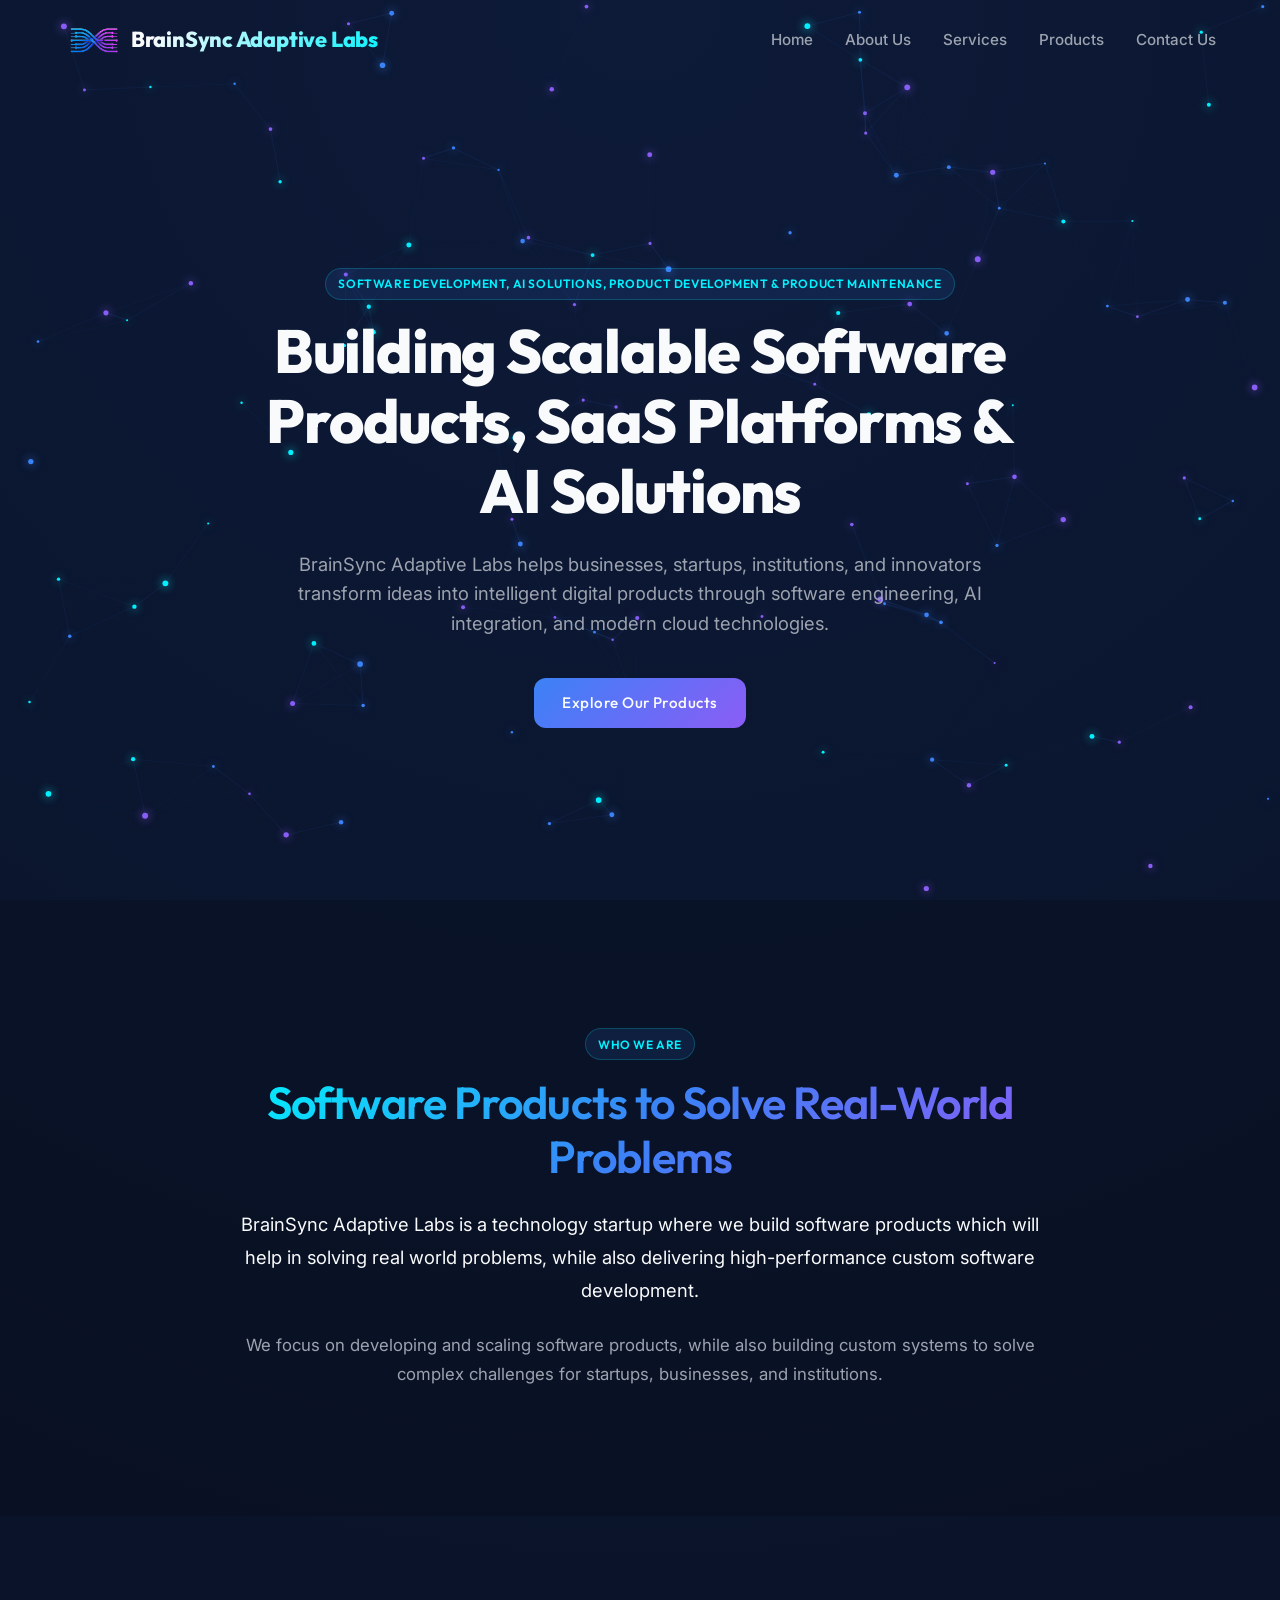
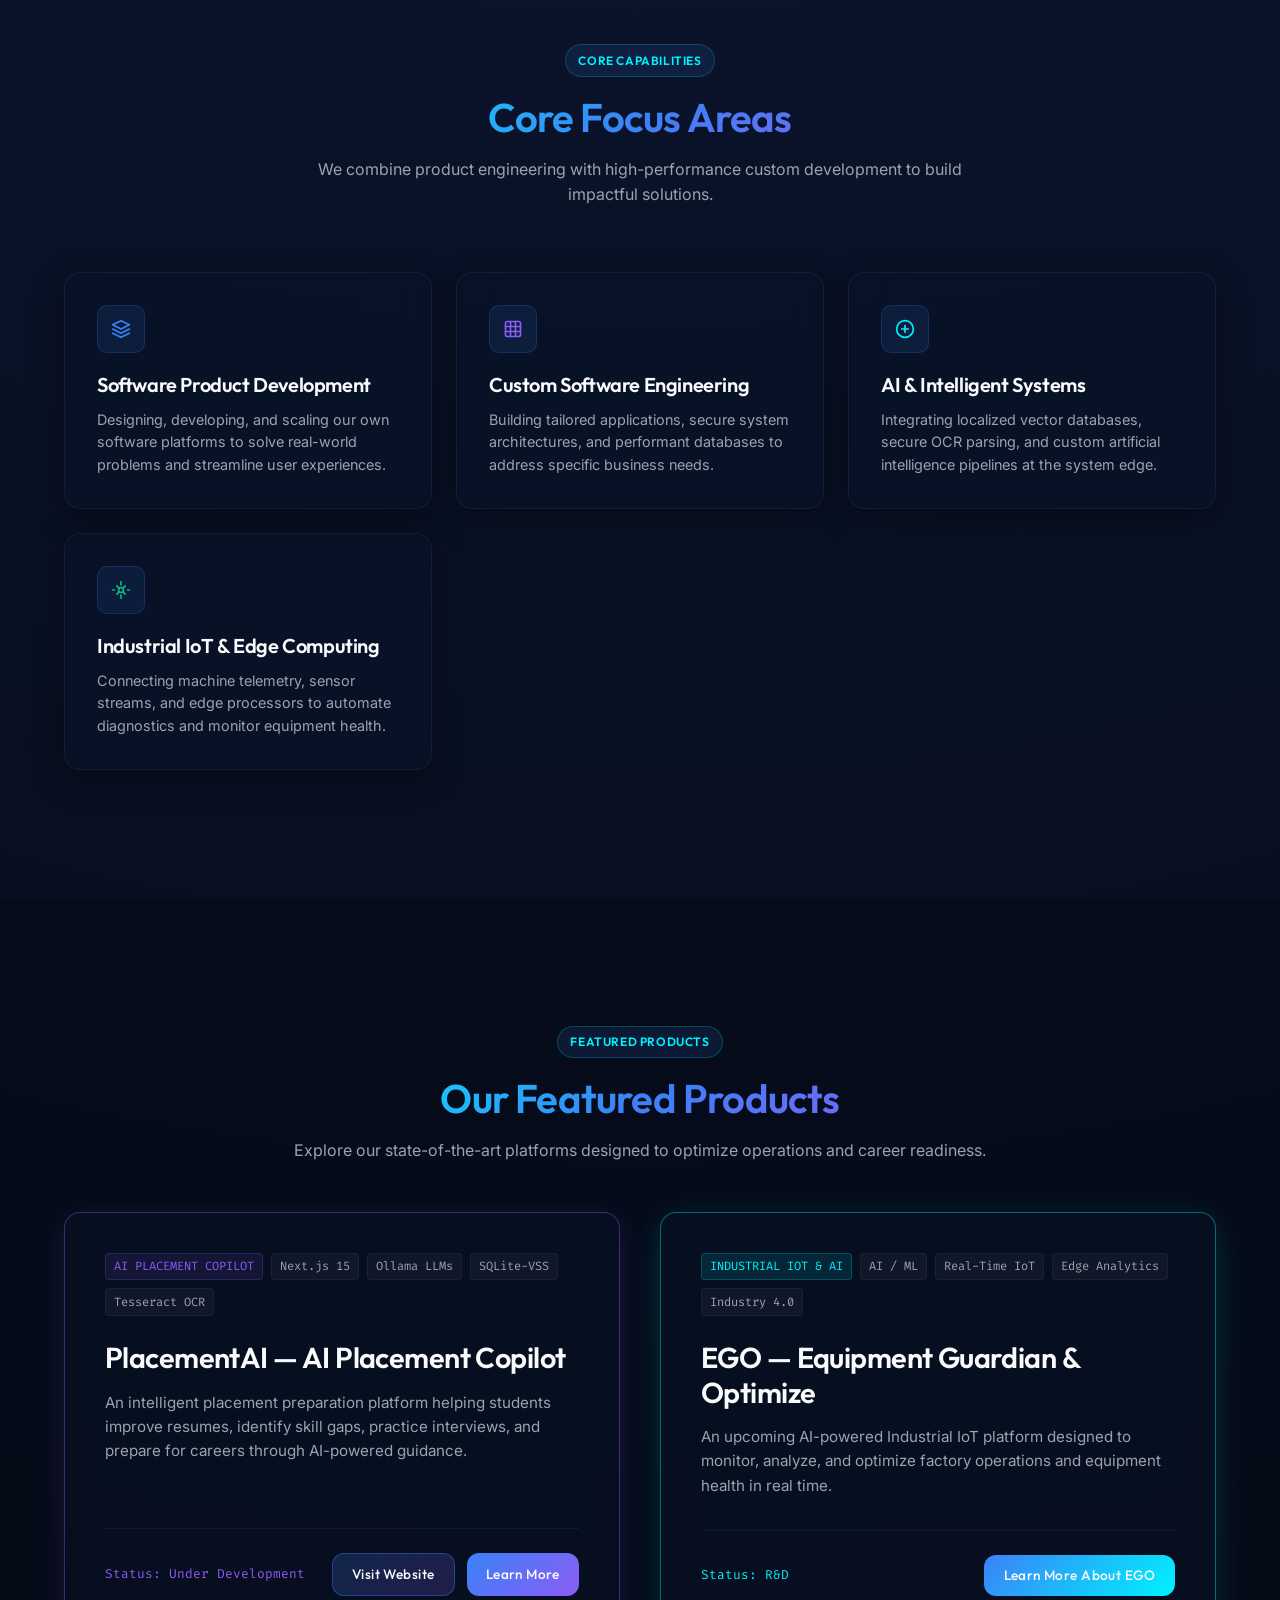
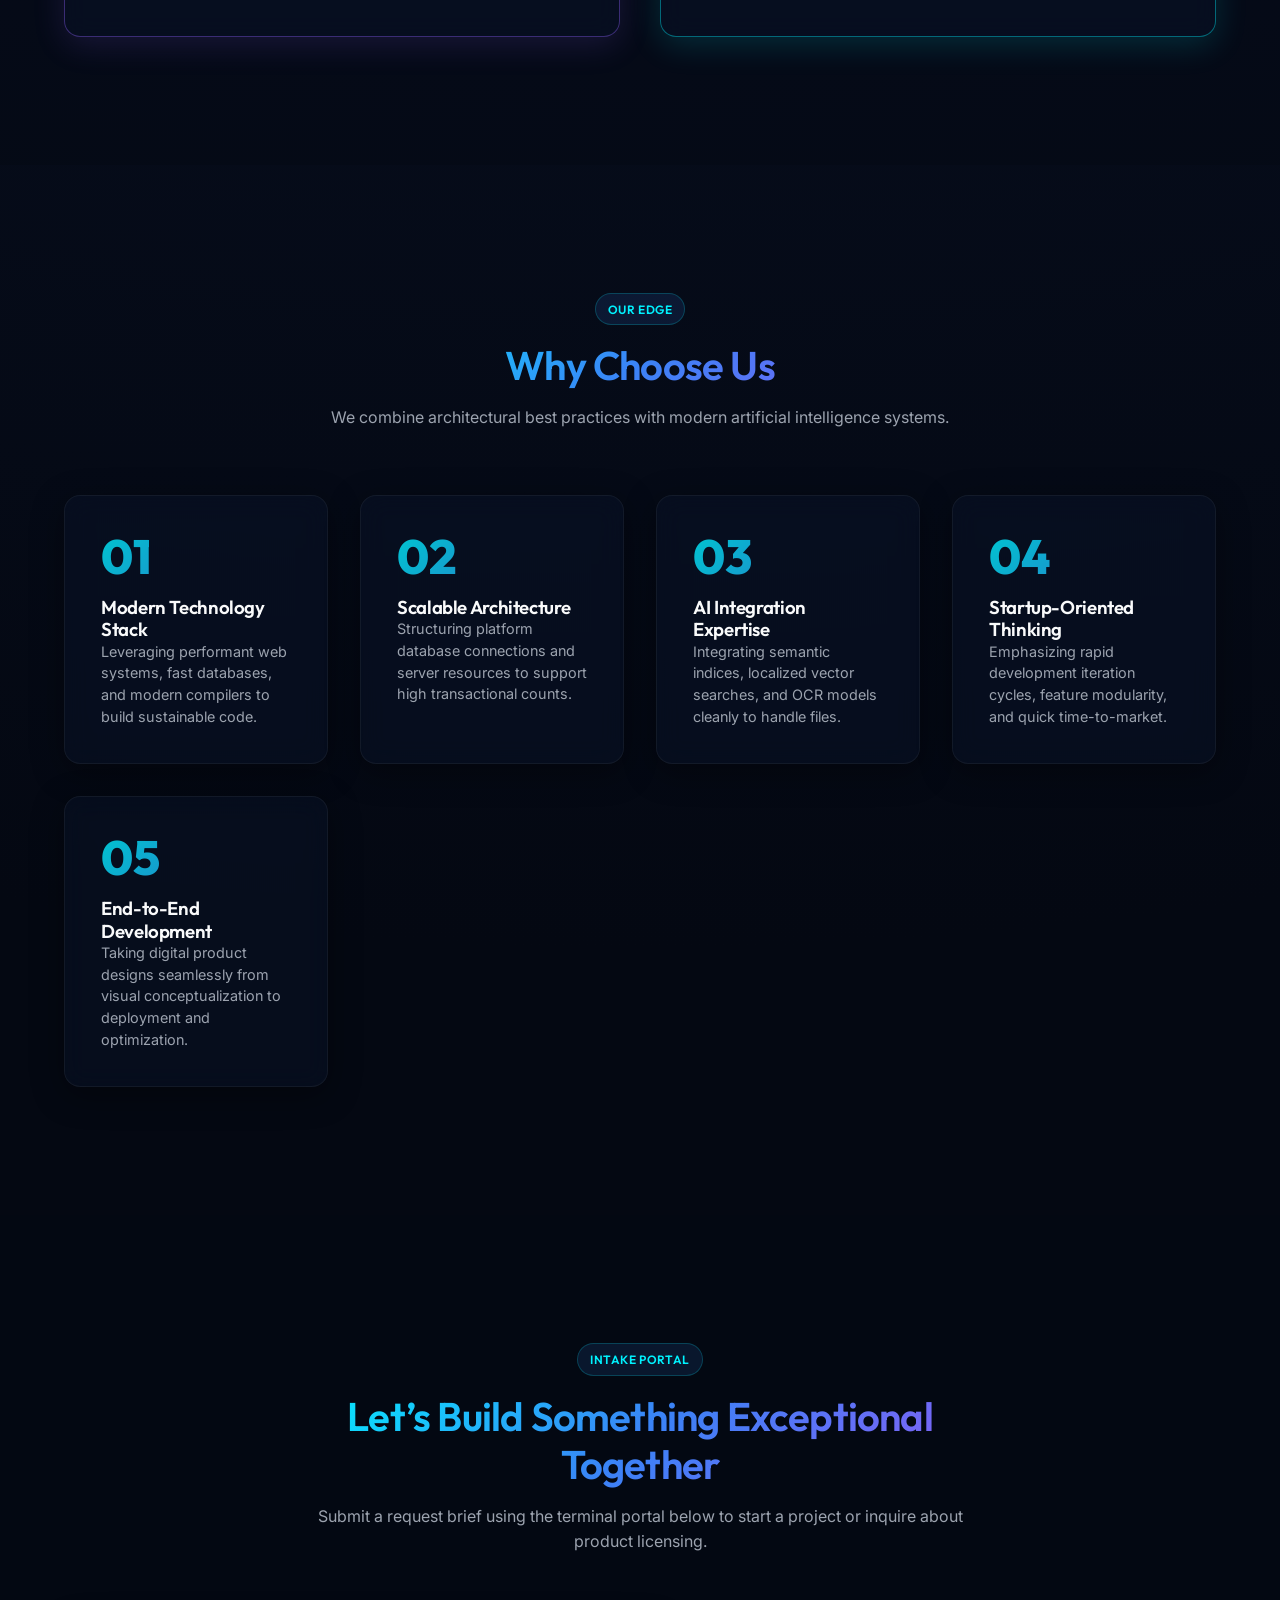
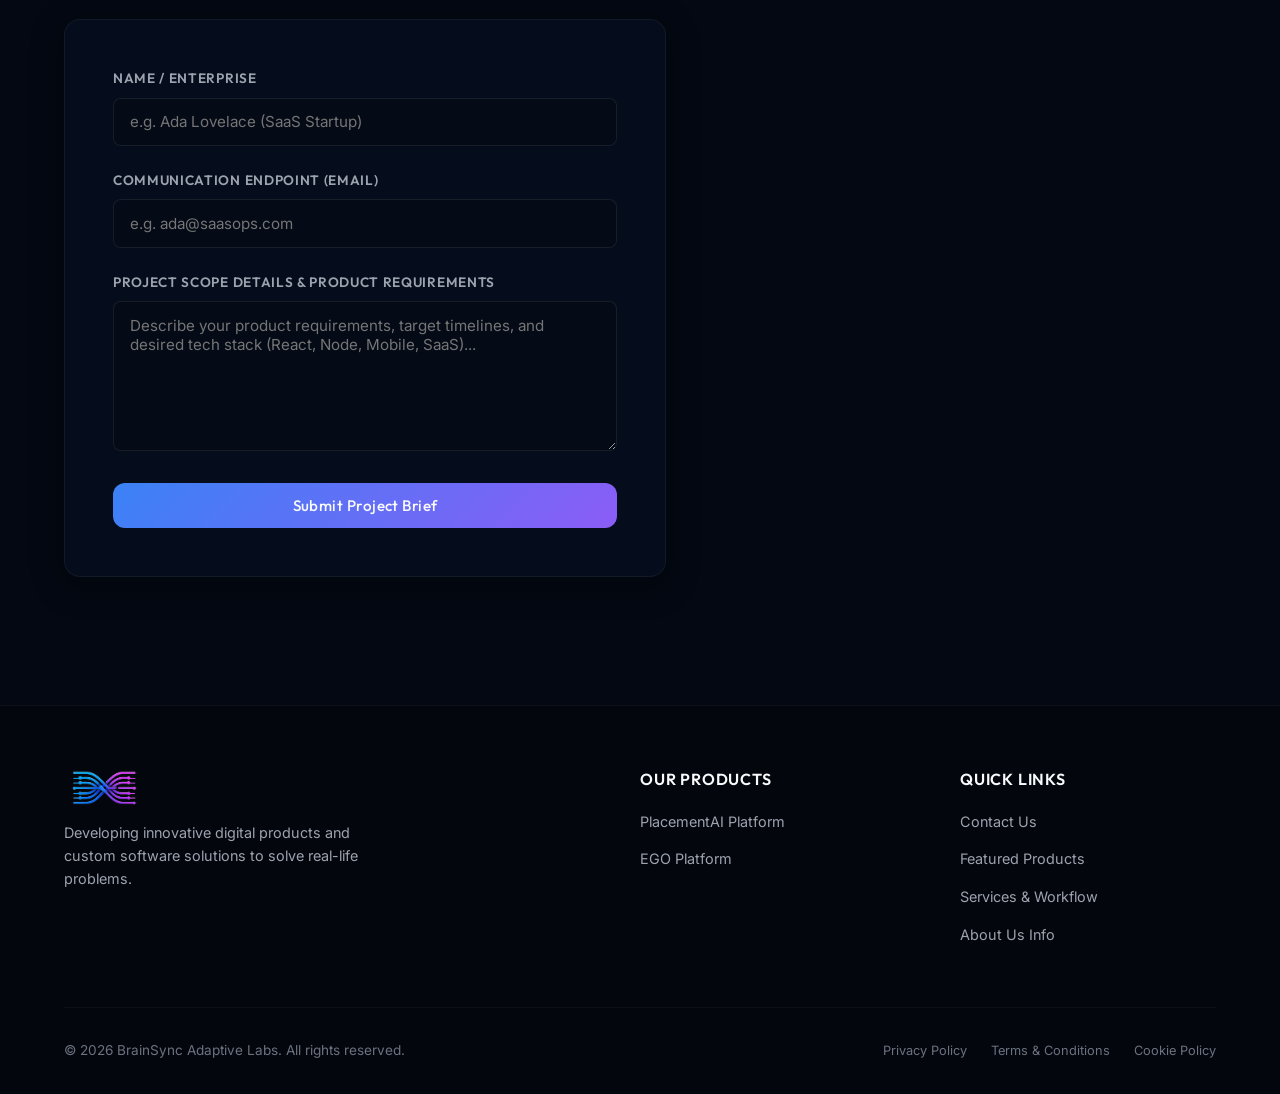
<file: index.html>
<!DOCTYPE html>
<html lang="en">

<head>
  <meta charset="UTF-8">
  <meta name="viewport" content="width=device-width, initial-scale=1.0">
  <title>BrainSync Adaptive Labs</title>

  <!-- SEO Meta Tags -->
  <meta name="description"
    content="BrainSync Adaptive Labs helps businesses, startups, institutions, and innovators transform ideas into intelligent digital products.">
  <meta name="keywords"
    content="BrainSync, Software Development, SaaS Development, AI Integration, Cloud Applications, Web Platforms, Product Engineering, PlacementAI">
  <meta name="author" content="BrainSync Adaptive Labs">

  <!-- Open Graph / Facebook -->
  <meta property="og:type" content="website">
  <meta property="og:title" content="BrainSync Adaptive Labs | Building Scalable Software & AI Solutions">
  <meta property="og:description"
    content="Transforming ideas into intelligent digital products through software engineering and modern cloud technologies.">
  <meta property="og:image" content="assets/logo-design.png">

  <!-- Twitter -->
  <meta property="twitter:card" content="summary_large_image">
  <meta property="twitter:title" content="BrainSync Adaptive Labs | Software Development & AI Product Engineering">
  <meta property="twitter:description"
    content="SaaS Platforms, AI Automation Systems, and custom enterprise software development.">

  <!-- Fonts Preconnect -->
  <link rel="preconnect" href="https://fonts.googleapis.com">
  <link rel="preconnect" href="https://fonts.gstatic.com" crossorigin>

  <!-- Favicon -->
  <link rel="icon" type="image/png" href="assets/favicon.png">

  <!-- Stylesheets -->
  <link rel="stylesheet" href="css/styles.css">
  <link rel="stylesheet" href="css/components.css">
</head>

<body>

  <!-- Header Navigation -->
  <header id="main-header">
    <div class="container nav-container">
      <a href="index.html" class="logo" id="header-logo">
        <img src="assets/logo-design.png" alt="BrainSync Logo" style="height: 26px; margin-right: 0.5rem;">
        BrainSync Adaptive Labs
      </a>
      <nav>
        <ul class="nav-links">
          <li><a href="index.html" id="nav-link-home" class="active">Home</a></li>
          <li><a href="about.html" id="nav-link-about">About Us</a></li>
          <li><a href="services.html" id="nav-link-services">Services</a></li>
          <li><a href="products.html" id="nav-link-products">Products</a></li>
          <li><a href="contact.html" id="nav-link-contact">Contact Us</a></li>
        </ul>
      </nav>

    </div>
  </header>

  <!-- Main Content -->
  <main>

    <!-- Hero Section -->
    <section class="hero" id="hero-section">
      <canvas id="particles-canvas"></canvas>
      <div class="container hero-grid-container">
        <div class="hero-content">
          <div class="badge" id="hero-badge">Software Development, AI Solutions, Product Development & Product Maintenance</div>
          <h1 class="hero-title" id="hero-main-title">
            Building Scalable Software Products, SaaS Platforms & AI Solutions
          </h1>
          <p class="hero-desc" id="hero-description">
            BrainSync Adaptive Labs helps businesses, startups, institutions, and innovators transform ideas into
            intelligent digital products through software engineering, AI integration, and modern cloud technologies.
          </p>
          <div class="hero-actions" id="hero-button-group">
            <a href="products.html" class="glow-btn glow-btn-primary" id="hero-primary-cta">Explore Our Products</a>
          </div>
        </div>
    </section>

    <!-- Section: Who We Are -->
    <section class="section-padding" id="who-we-are" style="background: rgba(4, 8, 18, 0.25);">
      <div class="container">
        <div class="reveal" style="text-align: center; max-width: 800px; margin: 0 auto;" id="who-we-are-content">
          <div class="badge">Who We Are</div>
          <h2 class="gradient-text" style="font-size: 2.8rem; margin-bottom: 1.5rem;">Software Products to Solve Real-World Problems</h2>
          <p style="color: var(--text-primary); font-size: 1.15rem; line-height: 1.8; margin-bottom: 1.5rem;">
            BrainSync Adaptive Labs is a technology startup where we build software products which will help in solving real world problems, while also delivering high-performance custom software development.
          </p>
          <p style="color: var(--text-secondary); font-size: 1.05rem; line-height: 1.7;">
            We focus on developing and scaling software products, while also building custom systems to solve complex challenges for startups, businesses, and institutions.
          </p>
        </div>
      </div>
    </section>

    <!-- Section: What We Build -->
    <section class="section-padding" id="what-we-build">
      <div class="container">
        <div class="reveal" style="text-align: center; max-width: 700px; margin: 0 auto 4rem;"
          id="what-we-build-header">
          <div class="badge">Core Capabilities</div>
          <h2 class="gradient-text" style="font-size: 2.5rem; margin-bottom: 1rem;">Core Focus Areas</h2>
          <p style="color: var(--text-secondary);">
            We combine product engineering with high-performance custom development to build impactful solutions.
          </p>
        </div>

        <div class="services-grid reveal" id="what-we-build-grid">

          <!-- Software Product Development -->
          <div class="service-card glass">
            <div class="service-card-icon" style="color: var(--color-primary);">
              <svg width="20" height="20" viewBox="0 0 24 24" fill="none" stroke="currentColor" stroke-width="2"
                stroke-linecap="round" stroke-linejoin="round">
                <path d="M12 2L2 7l10 5 10-5-10-5zM2 17l10 5 10-5M2 12l10 5 10-5"></path>
              </svg>
            </div>
            <h3>Software Product Development</h3>
            <p>Designing, developing, and scaling our own software platforms to solve real-world problems and streamline user experiences.</p>
          </div>

          <!-- Custom Software Engineering -->
          <div class="service-card glass">
            <div class="service-card-icon" style="color: var(--color-secondary);">
              <svg width="20" height="20" viewBox="0 0 24 24" fill="none" stroke="currentColor" stroke-width="2"
                stroke-linecap="round" stroke-linejoin="round">
                <rect x="3" y="3" width="18" height="18" rx="2" ry="2"></rect>
                <line x1="9" y1="3" x2="9" y2="21"></line>
                <line x1="15" y1="3" x2="15" y2="21"></line>
                <line x1="3" y1="9" x2="21" y2="9"></line>
                <line x1="3" y1="15" x2="21" y2="15"></line>
              </svg>
            </div>
            <h3>Custom Software Engineering</h3>
            <p>Building tailored applications, secure system architectures, and performant databases to address specific business needs.</p>
          </div>

          <!-- AI & Intelligent Systems -->
          <div class="service-card glass">
            <div class="service-card-icon" style="color: var(--color-accent);">
              <svg width="20" height="20" viewBox="0 0 24 24" fill="none" stroke="currentColor" stroke-width="2"
                stroke-linecap="round" stroke-linejoin="round">
                <circle cx="12" cy="12" r="10"></circle>
                <path d="M8 12h8M12 8v8"></path>
              </svg>
            </div>
            <h3>AI & Intelligent Systems</h3>
            <p>Integrating localized vector databases, secure OCR parsing, and custom artificial intelligence pipelines at the system edge.</p>
          </div>

          <!-- Industrial IoT & AI -->
          <div class="service-card glass">
            <div class="service-card-icon" style="color: var(--color-success);">
              <svg width="20" height="20" viewBox="0 0 24 24" fill="none" stroke="currentColor" stroke-width="2"
                stroke-linecap="round" stroke-linejoin="round">
                <circle cx="12" cy="12" r="3"></circle>
                <path d="M12 2v4M12 18v4M4 12H2m20 0h-2M17 17l-3-3M7 7l3 3M17 7l-3 3M7 17l3-3"></path>
              </svg>
            </div>
            <h3>Industrial IoT & Edge Computing</h3>
            <p>Connecting machine telemetry, sensor streams, and edge processors to automate diagnostics and monitor equipment health.</p>
          </div>

        </div>
      </div>
    </section>

    <!-- Section: Featured Products -->
    <section class="section-padding" id="featured-product" style="background: rgba(4, 8, 18, 0.4);">
      <div class="container">
        <div class="reveal" style="text-align: center; max-width: 700px; margin: 0 auto 3rem;"
          id="featured-product-header">
          <div class="badge">Featured Products</div>
          <h2 class="gradient-text" style="font-size: 2.5rem; margin-bottom: 1rem;">Our Featured Products</h2>
          <p style="color: var(--text-secondary);">
            Explore our state-of-the-art platforms designed to optimize operations and career readiness.
          </p>
        </div>

        <div class="grid-cols-2 reveal">
          <!-- PlacementAI Card -->
          <div class="work-card glass"
            style="border-color: rgba(139, 92, 246, 0.4); box-shadow: 0 8px 32px 0 rgba(139, 92, 246, 0.15); display: flex; flex-direction: column; justify-content: space-between;">
            <div>
              <div class="work-tech-stack" style="margin-bottom: 1.5rem;">
                <span class="tech-badge"
                  style="background: rgba(139, 92, 246, 0.1); color: var(--color-secondary); border-color: rgba(139, 92, 246, 0.2);">AI PLACEMENT COPILOT</span>
                <span class="tech-badge">Next.js 15</span>
                <span class="tech-badge">Ollama LLMs</span>
                <span class="tech-badge">SQLite-VSS</span>
                <span class="tech-badge">Tesseract OCR</span>
              </div>
              <h3 style="font-size: 1.8rem; margin-bottom: 1rem;">PlacementAI — AI Placement Copilot</h3>
              <p style="color: var(--text-secondary); font-size: 0.95rem; line-height: 1.6; margin-bottom: 2rem;">
                An intelligent placement preparation platform helping students improve resumes, identify skill gaps,
                practice interviews, and prepare for careers through AI-powered guidance.
              </p>
            </div>
            <div
              style="display: flex; align-items: center; justify-content: space-between; flex-wrap: wrap; gap: 1rem; margin-top: auto; border-top: 1px solid rgba(255, 255, 255, 0.05); padding-top: 1.5rem;">
              <div style="font-family: var(--font-mono); font-size: 0.8rem; color: var(--color-secondary);">
                Status: Under Development
              </div>
              <div style="display: flex; gap: 0.75rem; flex-wrap: wrap;">
                <a href="https://www.placementai.in" target="_blank" rel="noopener noreferrer" class="glow-btn"
                  style="padding: 0.6rem 1.2rem; font-size: 0.85rem;">
                  Visit Website
                </a>
                <a href="products.html" class="glow-btn glow-btn-primary"
                  style="padding: 0.6rem 1.2rem; font-size: 0.85rem;">
                  Learn More
                </a>
              </div>
            </div>
          </div>

          <!-- EGO Card -->
          <div class="work-card glass"
            style="border-color: rgba(0, 242, 254, 0.4); box-shadow: 0 8px 32px 0 rgba(0, 242, 254, 0.15); display: flex; flex-direction: column; justify-content: space-between;">
            <div>
              <div class="work-tech-stack" style="margin-bottom: 1.5rem;">
                <span class="tech-badge"
                  style="background: rgba(0, 242, 254, 0.1); color: var(--color-accent); border-color: rgba(0, 242, 254, 0.2);">INDUSTRIAL IOT & AI</span>
                <span class="tech-badge">AI / ML</span>
                <span class="tech-badge">Real-Time IoT</span>
                <span class="tech-badge">Edge Analytics</span>
                <span class="tech-badge">Industry 4.0</span>
              </div>
              <h3 style="font-size: 1.8rem; margin-bottom: 1rem;">EGO — Equipment Guardian & Optimize</h3>
              <p style="color: var(--text-secondary); font-size: 0.95rem; line-height: 1.6; margin-bottom: 2rem;">
                An upcoming AI-powered Industrial IoT platform designed to monitor, analyze, and optimize factory operations and equipment health in real time.
              </p>
            </div>
            <div
              style="display: flex; align-items: center; justify-content: space-between; flex-wrap: wrap; gap: 1rem; margin-top: auto; border-top: 1px solid rgba(255, 255, 255, 0.05); padding-top: 1.5rem;">
              <div style="font-family: var(--font-mono); font-size: 0.8rem; color: var(--color-accent);">
                Status: R&D
              </div>
              <a href="products.html#ego-product-section" class="glow-btn glow-btn-primary"
                style="padding: 0.6rem 1.2rem; font-size: 0.85rem; background: linear-gradient(135deg, var(--color-primary) 0%, var(--color-accent) 100%); border: none;">
                Learn More About EGO
              </a>
            </div>
          </div>
        </div>
      </div>
    </section>

    <!-- Section: Why Choose Us -->
    <section class="section-padding" id="why-choose-us">
      <div class="container">
        <div class="reveal" style="text-align: center; max-width: 700px; margin: 0 auto 4rem;"
          id="why-choose-us-header">
          <div class="badge">Our Edge</div>
          <h2 class="gradient-text" style="font-size: 2.5rem; margin-bottom: 1rem;">Why Choose Us</h2>
          <p style="color: var(--text-secondary);">
            We combine architectural best practices with modern artificial intelligence systems.
          </p>
        </div>

        <div class="process-grid reveal" id="why-choose-us-grid">

          <div class="process-step-card glass">
            <div class="process-number">01</div>
            <h3>Modern Technology Stack</h3>
            <p style="color: var(--text-secondary); font-size: 0.9rem; line-height: 1.5;">
              Leveraging performant web systems, fast databases, and modern compilers to build sustainable code.
            </p>
          </div>

          <div class="process-step-card glass">
            <div class="process-number">02</div>
            <h3>Scalable Architecture</h3>
            <p style="color: var(--text-secondary); font-size: 0.9rem; line-height: 1.5;">
              Structuring platform database connections and server resources to support high transactional counts.
            </p>
          </div>

          <div class="process-step-card glass">
            <div class="process-number">03</div>
            <h3>AI Integration Expertise</h3>
            <p style="color: var(--text-secondary); font-size: 0.9rem; line-height: 1.5;">
              Integrating semantic indices, localized vector searches, and OCR models cleanly to handle files.
            </p>
          </div>

          <div class="process-step-card glass">
            <div class="process-number">04</div>
            <h3>Startup-Oriented Thinking</h3>
            <p style="color: var(--text-secondary); font-size: 0.9rem; line-height: 1.5;">
              Emphasizing rapid development iteration cycles, feature modularity, and quick time-to-market.
            </p>
          </div>

          <div class="process-step-card glass" id="why-us-5" style="grid-column: span 1; justify-self: center;">
            <div class="process-number">05</div>
            <h3>End-to-End Development</h3>
            <p style="color: var(--text-secondary); font-size: 0.9rem; line-height: 1.5;">
              Taking digital product designs seamlessly from visual conceptualization to deployment and optimization.
            </p>
          </div>

        </div>
      </div>
    </section>

    <!-- Final CTA & Intake Section -->
    <section class="section-padding" id="contact" style="background: rgba(4, 8, 18, 0.4);">
      <div class="container">

        <div class="reveal" style="text-align: center; max-width: 700px; margin: 0 auto 4rem;"
          id="contact-section-header">
          <div class="badge">Intake Portal</div>
          <h2 class="gradient-text" style="font-size: 2.5rem; margin-bottom: 1rem;">Let’s Build Something Exceptional
            Together</h2>
          <p style="color: var(--text-secondary);">
            Submit a request brief using the terminal portal below to start a project or inquire about product
            licensing.
          </p>
        </div>

        <div class="portal-grid reveal" id="contact-portal-grid">

          <!-- Request Form -->
          <div class="portal-form-container glass" id="contact-form-card">
            <form id="contact-form">
              <div class="form-group">
                <label for="form-name" class="form-label">Name / Enterprise</label>
                <input type="text" id="form-name" class="form-input" placeholder="e.g. Ada Lovelace (SaaS Startup)"
                  required>
              </div>
              <div class="form-group">
                <label for="form-email" class="form-label">Communication Endpoint (Email)</label>
                <input type="email" id="form-email" class="form-input" placeholder="e.g. ada@saasops.com" required>
              </div>
              <div class="form-group">
                <label for="form-message" class="form-label">Project Scope Details & Product Requirements</label>
                <textarea id="form-message" class="form-textarea"
                  placeholder="Describe your product requirements, target timelines, and desired tech stack (React, Node, Mobile, SaaS)..."
                  required></textarea>
              </div>
              <button type="submit" class="glow-btn glow-btn-primary" style="width: 100%;" id="form-submit">
                Submit Project Brief
              </button>
            </form>
          </div>

          <!-- Console Terminal 
          <div class="terminal-card" id="contact-terminal-card">
            <div class="terminal-header">
              <div class="terminal-dots">
                <div class="terminal-dot-btn red"></div>
                <div class="terminal-dot-btn yellow"></div>
                <div class="terminal-dot-btn green"></div>
              </div>
              <div class="terminal-title">BrainSync CLI - Telemetry Log</div>
              <div style="width: 38px;"></div>  visual balance spacer 
            </div>
            <div class="terminal-body" id="terminal-body">
              <div class="terminal-line">
                <span class="terminal-prompt">bs-labs$</span>
                <span class="terminal-text system">System active. Telemetry channels open on port 8080.</span>
              </div>
              <div class="terminal-line">
                <span class="terminal-prompt">bs-labs$</span>
                <span class="terminal-text system">Awaiting contact portal submission. Ready.</span>
              </div>
              <span class="terminal-cursor"></span>
            </div>
          </div>

        </div>

      </div>
      -->
    </section>

  </main>

  <!-- Footer Section -->
  <footer>
    <div class="container">
      <div class="footer-grid" id="footer-top-grid">
        <div class="footer-brand" id="footer-brand-info">
          <img src="assets/logo-design.png" alt="BrainSync Logo"
            style="height: 35px; border-radius: 4px; margin-bottom: 1rem; display: block;">
          <p>
            Developing innovative digital products and custom software solutions to solve real-life problems.
          </p>
        </div>
        <div class="footer-links" id="footer-nav-col">
          <h4>Our Products</h4>
          <ul>
            <li><a href="products.html">PlacementAI Platform</a></li>
            <li><a href="products.html#ego-product-section">EGO Platform</a></li>
          </ul>
        </div>
        <div class="footer-links" id="footer-legal-col">
          <h4>Quick Links</h4>
          <ul>
            <li><a href="contact.html">Contact Us</a></li>
            <li><a href="index.html#featured-product">Featured Products</a></li>
            <li><a href="services.html">Services & Workflow</a></li>
            <li><a href="about.html">About Us Info</a></li>
          </ul>
        </div>
      </div>
      <div class="footer-bottom" id="footer-bottom-bar">
        <div>&copy; 2026 BrainSync Adaptive Labs. All rights reserved.</div>
        <div style="display: flex; gap: 1.5rem; font-size: 0.8rem; flex-wrap: wrap;">
          <a href="privacy.html">Privacy Policy</a>
          <a href="terms.html">Terms & Conditions</a>
          <a href="cookies.html">Cookie Policy</a>
        </div>

      </div>
    </div>
  </footer>

  <!-- Scripts -->
  <script type="module" src="js/main.js"></script>
</body>

</html>
</file>
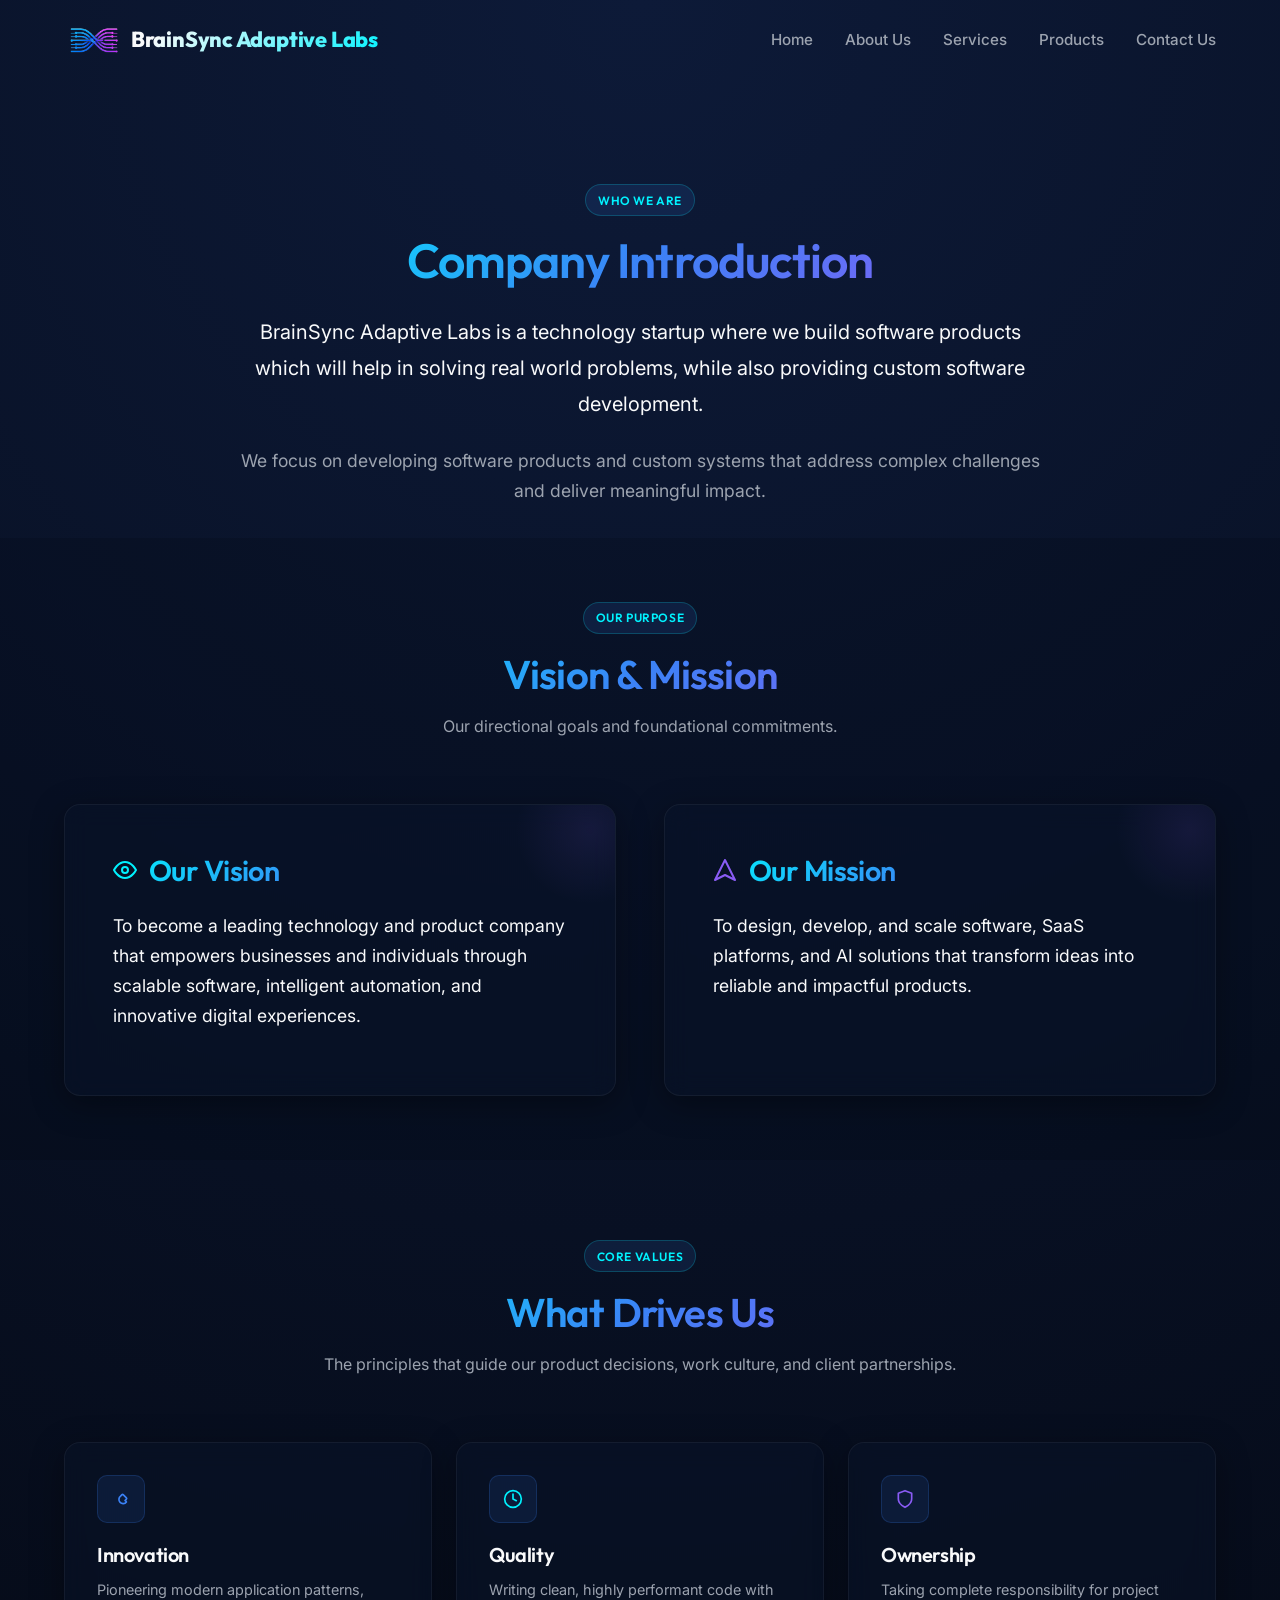
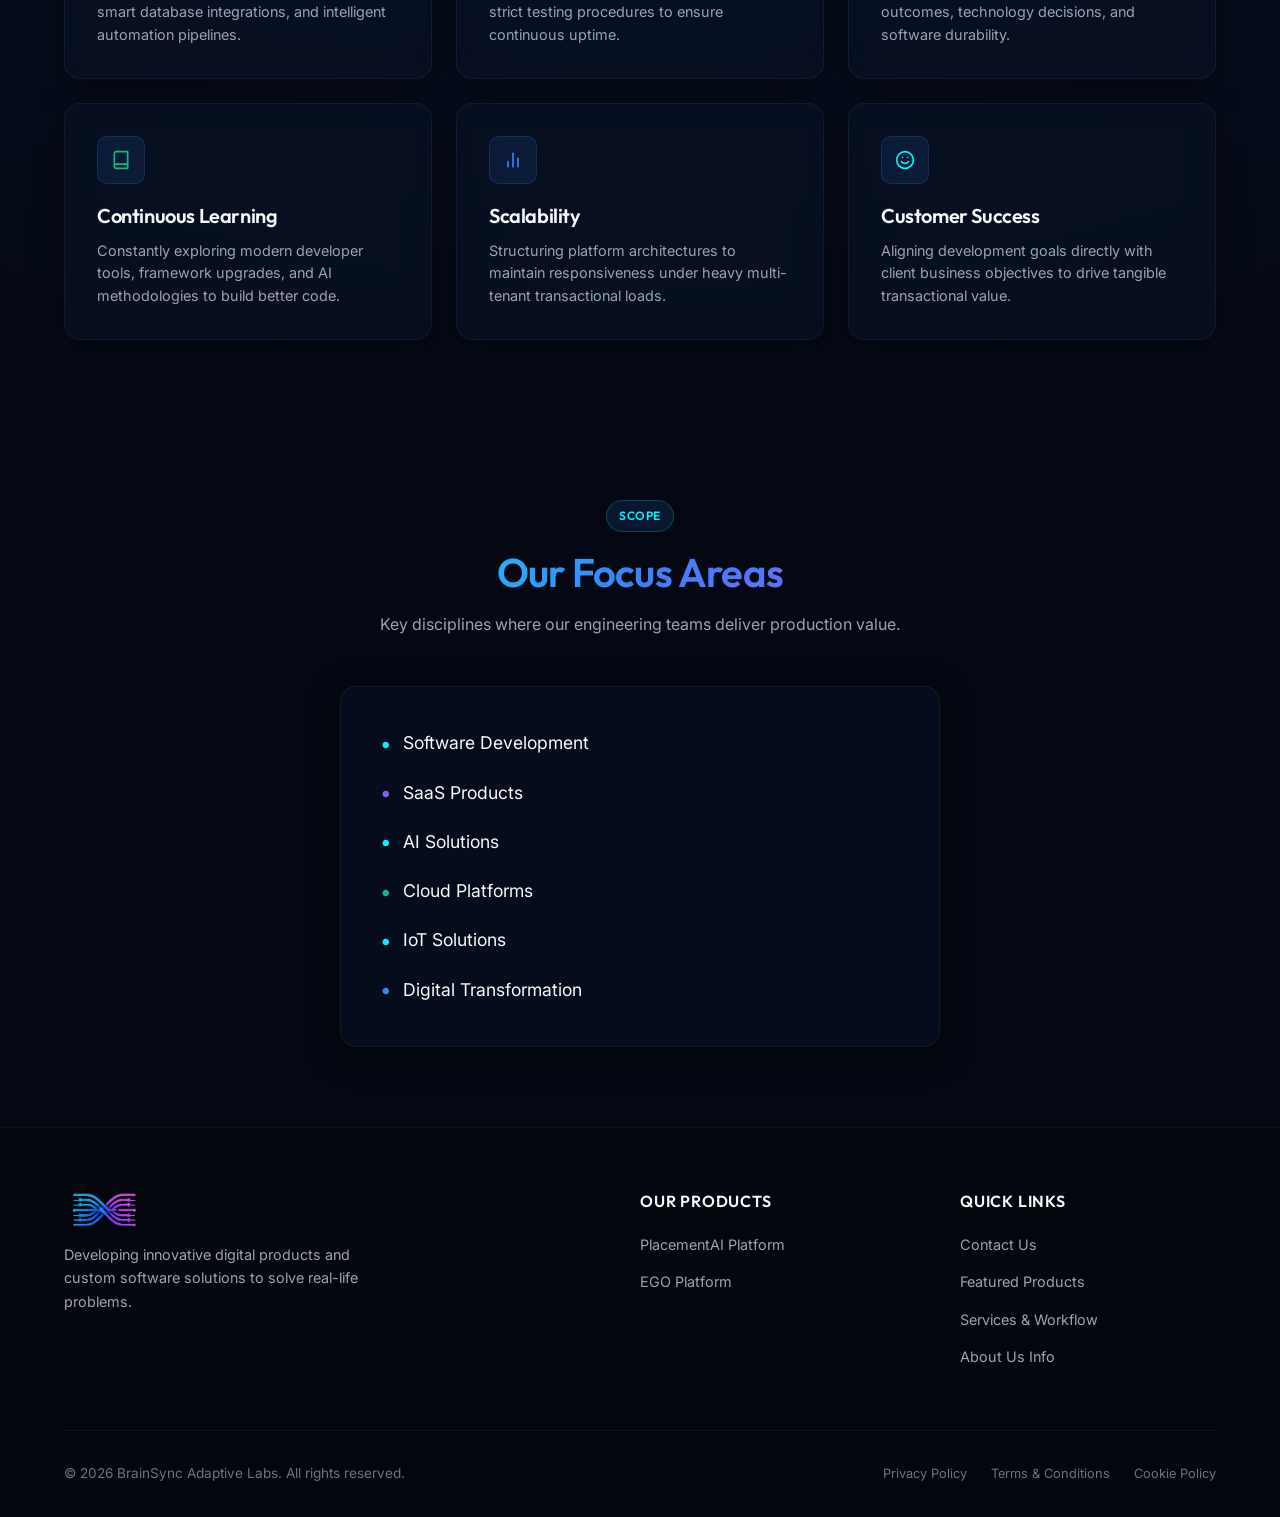
<file: about.html>
<!DOCTYPE html>
<html lang="en">
<head>
  <meta charset="UTF-8">
  <meta name="viewport" content="width=device-width, initial-scale=1.0">
  <title>About Us | BrainSync Adaptive Labs</title>
  <meta name="description" content="Learn more about BrainSync Adaptive Labs, our vision, mission, and how we build the next generation of intelligent digital products.">
  <link rel="preconnect" href="https://fonts.googleapis.com">
  <link rel="preconnect" href="https://fonts.gstatic.com" crossorigin>
  <link rel="icon" type="image/png" href="assets/favicon.png">
  <link rel="stylesheet" href="css/styles.css">
  <link rel="stylesheet" href="css/components.css">
</head>
<body>

  <!-- Header Navigation -->
  <header id="main-header" class="scrolled">
    <div class="container nav-container">
      <a href="index.html" class="logo" id="header-logo">
        <img src="assets/logo-design.png" alt="BrainSync Logo" style="height: 26px; margin-right: 0.5rem;">
        BrainSync Adaptive Labs
      </a>
      <nav>
        <ul class="nav-links">
          <li><a href="index.html" id="nav-link-home">Home</a></li>
          <li><a href="about.html" id="nav-link-about" class="active">About Us</a></li>
          <li><a href="services.html" id="nav-link-services">Services</a></li>
          <li><a href="products.html" id="nav-link-products">Products</a></li>
          <li><a href="contact.html" id="nav-link-contact">Contact Us</a></li>
        </ul>
      </nav>

    </div>
  </header>

  <!-- Main Content -->
  <main style="padding-top: 120px;">
    
    <!-- Hero Segment / Company Introduction -->
    <section class="section-padding" style="padding: 4rem 0 2rem;">
      <div class="container" style="text-align: center; max-width: 850px;">
        <div class="badge">Who We Are</div>
        <h1 class="gradient-text" style="font-size: 3rem; margin-bottom: 1.5rem;">Company Introduction</h1>
        <p style="color: var(--text-primary); font-size: 1.25rem; line-height: 1.8; margin-bottom: 1.5rem;">
          BrainSync Adaptive Labs is a technology startup where we build software products which will help in solving real world problems, while also providing custom software development.
        </p>
        <p style="color: var(--text-secondary); font-size: 1.1rem; line-height: 1.7;">
          We focus on developing software products and custom systems that address complex challenges and deliver meaningful impact.
        </p>
      </div>
    </section>

    <!-- Vision & Mission Section -->
    <section class="section-padding" id="vision-mission" style="padding: 4rem 0; background: rgba(4, 8, 18, 0.2);">
      <div class="container">
        
        <div class="reveal active" style="text-align: center; max-width: 700px; margin: 0 auto 4rem;" id="vision-section-header">
          <div class="badge">Our Purpose</div>
          <h2 class="gradient-text" style="font-size: 2.5rem; margin-bottom: 1rem;">Vision & Mission</h2>
          <p style="color: var(--text-secondary);">
            Our directional goals and foundational commitments.
          </p>
        </div>

        <div class="vm-grid reveal active">
          <!-- Vision Panel -->
          <div class="vm-panel glass" id="vision-panel">
            <h2 class="vm-title gradient-text">
              <svg width="24" height="24" viewBox="0 0 24 24" fill="none" stroke="currentColor" stroke-width="2" stroke-linecap="round" stroke-linejoin="round" style="color: var(--color-accent);"><path d="M1 12s4-8 11-8 11 8 11 8-4 8-11 8-11-8-11-8z"></path><circle cx="12" cy="12" r="3"></circle></svg>
              Our Vision
            </h2>
            <div class="vm-text">
              <p style="margin-bottom: 1rem; font-size: 1.1rem; line-height: 1.7; color: var(--text-primary);">
                To become a leading technology and product company that empowers businesses and individuals through scalable software, intelligent automation, and innovative digital experiences.
              </p>
            </div>
          </div>

          <!-- Mission Panel -->
          <div class="vm-panel glass" id="mission-panel">
            <h2 class="vm-title gradient-text">
              <svg width="24" height="24" viewBox="0 0 24 24" fill="none" stroke="currentColor" stroke-width="2" stroke-linecap="round" stroke-linejoin="round" style="color: var(--color-secondary);"><polygon points="12 2 2 22 12 17 22 22 12 2"></polygon></svg>
              Our Mission
            </h2>
            <div class="vm-text">
              <p style="margin-bottom: 1rem; font-size: 1.1rem; line-height: 1.7; color: var(--text-primary);">
                To design, develop, and scale software, SaaS platforms, and AI solutions that transform ideas into reliable and impactful products.
              </p>
            </div>
          </div>
        </div>

      </div>
    </section>

    <!-- Core Values Section -->
    <section class="section-padding" style="padding: 5rem 0;">
      <div class="container">
        <div class="reveal active" style="text-align: center; max-width: 700px; margin: 0 auto 4rem;">
          <div class="badge">Core Values</div>
          <h2 class="gradient-text" style="font-size: 2.5rem; margin-bottom: 1rem;">What Drives Us</h2>
          <p style="color: var(--text-secondary);">
            The principles that guide our product decisions, work culture, and client partnerships.
          </p>
        </div>

        <div class="services-grid reveal active" style="grid-template-columns: repeat(3, 1fr);" id="values-grid">
          
          <!-- Innovation -->
          <div class="service-card glass">
            <div class="service-card-icon" style="color: var(--color-primary);">
              <svg width="20" height="20" viewBox="0 0 24 24" fill="none" stroke="currentColor" stroke-width="2" stroke-linecap="round" stroke-linejoin="round"><path d="M18.5 15.5a5 5 0 1 1-7-7l1.7-1.7a1 1 0 0 1 1.4 0l3.9 3.9a1 1 0 0 1 0 1.4L16.8 13.8a4.95 4.95 0 0 1 1.7 1.7z"></path></svg>
            </div>
            <h3>Innovation</h3>
            <p>Pioneering modern application patterns, smart database integrations, and intelligent automation pipelines.</p>
          </div>

          <!-- Quality -->
          <div class="service-card glass">
            <div class="service-card-icon" style="color: var(--color-accent);">
              <svg width="20" height="20" viewBox="0 0 24 24" fill="none" stroke="currentColor" stroke-width="2" stroke-linecap="round" stroke-linejoin="round"><circle cx="12" cy="12" r="10"></circle><polyline points="12 6 12 12 16 14"></polyline></svg>
            </div>
            <h3>Quality</h3>
            <p>Writing clean, highly performant code with strict testing procedures to ensure continuous uptime.</p>
          </div>

          <!-- Ownership -->
          <div class="service-card glass">
            <div class="service-card-icon" style="color: var(--color-secondary);">
              <svg width="20" height="20" viewBox="0 0 24 24" fill="none" stroke="currentColor" stroke-width="2" stroke-linecap="round" stroke-linejoin="round"><path d="M12 22s8-4 8-10V5l-8-3-8 3v7c0 6 8 10 8 10z"></path></svg>
            </div>
            <h3>Ownership</h3>
            <p>Taking complete responsibility for project outcomes, technology decisions, and software durability.</p>
          </div>

          <!-- Continuous Learning -->
          <div class="service-card glass">
            <div class="service-card-icon" style="color: var(--color-success);">
              <svg width="20" height="20" viewBox="0 0 24 24" fill="none" stroke="currentColor" stroke-width="2" stroke-linecap="round" stroke-linejoin="round"><path d="M4 19.5A2.5 2.5 0 0 1 6.5 17H20"></path><path d="M6.5 2H20v20H6.5A2.5 2.5 0 0 1 4 19.5v-15A2.5 2.5 0 0 1 6.5 2z"></path></svg>
            </div>
            <h3>Continuous Learning</h3>
            <p>Constantly exploring modern developer tools, framework upgrades, and AI methodologies to build better code.</p>
          </div>

          <!-- Scalability -->
          <div class="service-card glass">
            <div class="service-card-icon" style="color: var(--color-primary);">
              <svg width="20" height="20" viewBox="0 0 24 24" fill="none" stroke="currentColor" stroke-width="2" stroke-linecap="round" stroke-linejoin="round"><line x1="18" y1="20" x2="18" y2="10"></line><line x1="12" y1="20" x2="12" y2="4"></line><line x1="6" y1="20" x2="6" y2="14"></line></svg>
            </div>
            <h3>Scalability</h3>
            <p>Structuring platform architectures to maintain responsiveness under heavy multi-tenant transactional loads.</p>
          </div>

          <!-- Customer Success -->
          <div class="service-card glass">
            <div class="service-card-icon" style="color: var(--color-accent);">
              <svg width="20" height="20" viewBox="0 0 24 24" fill="none" stroke="currentColor" stroke-width="2" stroke-linecap="round" stroke-linejoin="round"><circle cx="12" cy="12" r="10"></circle><path d="M8 14s1.5 2 4 2 4-2 4-2M9 9h.01M15 9h.01"></path></svg>
            </div>
            <h3>Customer Success</h3>
            <p>Aligning development goals directly with client business objectives to drive tangible transactional value.</p>
          </div>

        </div>
      </div>
    </section>

    <!-- Our Focus Areas Section -->
    <section class="section-padding" style="padding: 5rem 0; background: rgba(4, 8, 18, 0.4);">
      <div class="container">
        
        <div class="reveal active" style="text-align: center; max-width: 700px; margin: 0 auto 3rem;">
          <div class="badge">Scope</div>
          <h2 class="gradient-text" style="font-size: 2.5rem; margin-bottom: 1rem;">Our Focus Areas</h2>
          <p style="color: var(--text-secondary);">
            Key disciplines where our engineering teams deliver production value.
          </p>
        </div>

        <div style="max-width: 600px; margin: 0 auto;" class="reveal active">
          <div class="glass" style="padding: 2.5rem;">
            <ul style="list-style: none; padding-left: 0;">
              <li style="margin-bottom: 1rem; display: flex; align-items: center; gap: 0.75rem; font-size: 1.1rem; color: var(--text-primary);">
                <span style="color: var(--color-accent); font-weight: bold; font-size: 1.3rem;">•</span> Software Development
              </li>
              <li style="margin-bottom: 1rem; display: flex; align-items: center; gap: 0.75rem; font-size: 1.1rem; color: var(--text-primary);">
                <span style="color: var(--color-secondary); font-weight: bold; font-size: 1.3rem;">•</span> SaaS Products
              </li>
              <li style="margin-bottom: 1rem; display: flex; align-items: center; gap: 0.75rem; font-size: 1.1rem; color: var(--text-primary);">
                <span style="color: var(--color-accent); font-weight: bold; font-size: 1.3rem;">•</span> AI Solutions
              </li>
              <li style="margin-bottom: 1rem; display: flex; align-items: center; gap: 0.75rem; font-size: 1.1rem; color: var(--text-primary);">
                <span style="color: var(--color-success); font-weight: bold; font-size: 1.3rem;">•</span> Cloud Platforms
              </li>
              <li style="margin-bottom: 1rem; display: flex; align-items: center; gap: 0.75rem; font-size: 1.1rem; color: var(--text-primary);">
                <span style="color: var(--color-accent); font-weight: bold; font-size: 1.3rem;">•</span> IoT Solutions
              </li>
              <li style="margin-bottom: 0; display: flex; align-items: center; gap: 0.75rem; font-size: 1.1rem; color: var(--text-primary);">
                <span style="color: var(--color-primary); font-weight: bold; font-size: 1.3rem;">•</span> Digital Transformation
              </li>
            </ul>
          </div>
        </div>

      </div>
    </section>

  </main>

  <!-- Footer Section -->
  <footer>
    <div class="container">
      <div class="footer-grid" id="footer-top-grid">
        <div class="footer-brand" id="footer-brand-info">
          <img src="assets/logo-design.png" alt="BrainSync Logo" style="height: 35px; border-radius: 4px; margin-bottom: 1rem; display: block;">
          <p>
            Developing innovative digital products and custom software solutions to solve real-life problems.
          </p>
        </div>
        <div class="footer-links" id="footer-nav-col">
          <h4>Our Products</h4>
          <ul>
            <li><a href="products.html">PlacementAI Platform</a></li>
            <li><a href="products.html#ego-product-section">EGO Platform</a></li>
          </ul>
        </div>
        <div class="footer-links" id="footer-legal-col">
          <h4>Quick Links</h4>
          <ul>
            <li><a href="contact.html">Contact Us</a></li>
            <li><a href="index.html#featured-product">Featured Products</a></li>
            <li><a href="services.html">Services & Workflow</a></li>
            <li><a href="about.html">About Us Info</a></li>
          </ul>
        </div>
      </div>
      <div class="footer-bottom" id="footer-bottom-bar">
        <div>&copy; 2026 BrainSync Adaptive Labs. All rights reserved.</div>
        <div style="display: flex; gap: 1.5rem; font-size: 0.8rem; flex-wrap: wrap;">
          <a href="privacy.html">Privacy Policy</a>
          <a href="terms.html">Terms & Conditions</a>
          <a href="cookies.html">Cookie Policy</a>
        </div>

      </div>
    </div>
  </footer>

  <!-- Scripts -->
  <script type="module" src="js/main.js"></script>
</body>
</html>
</file>
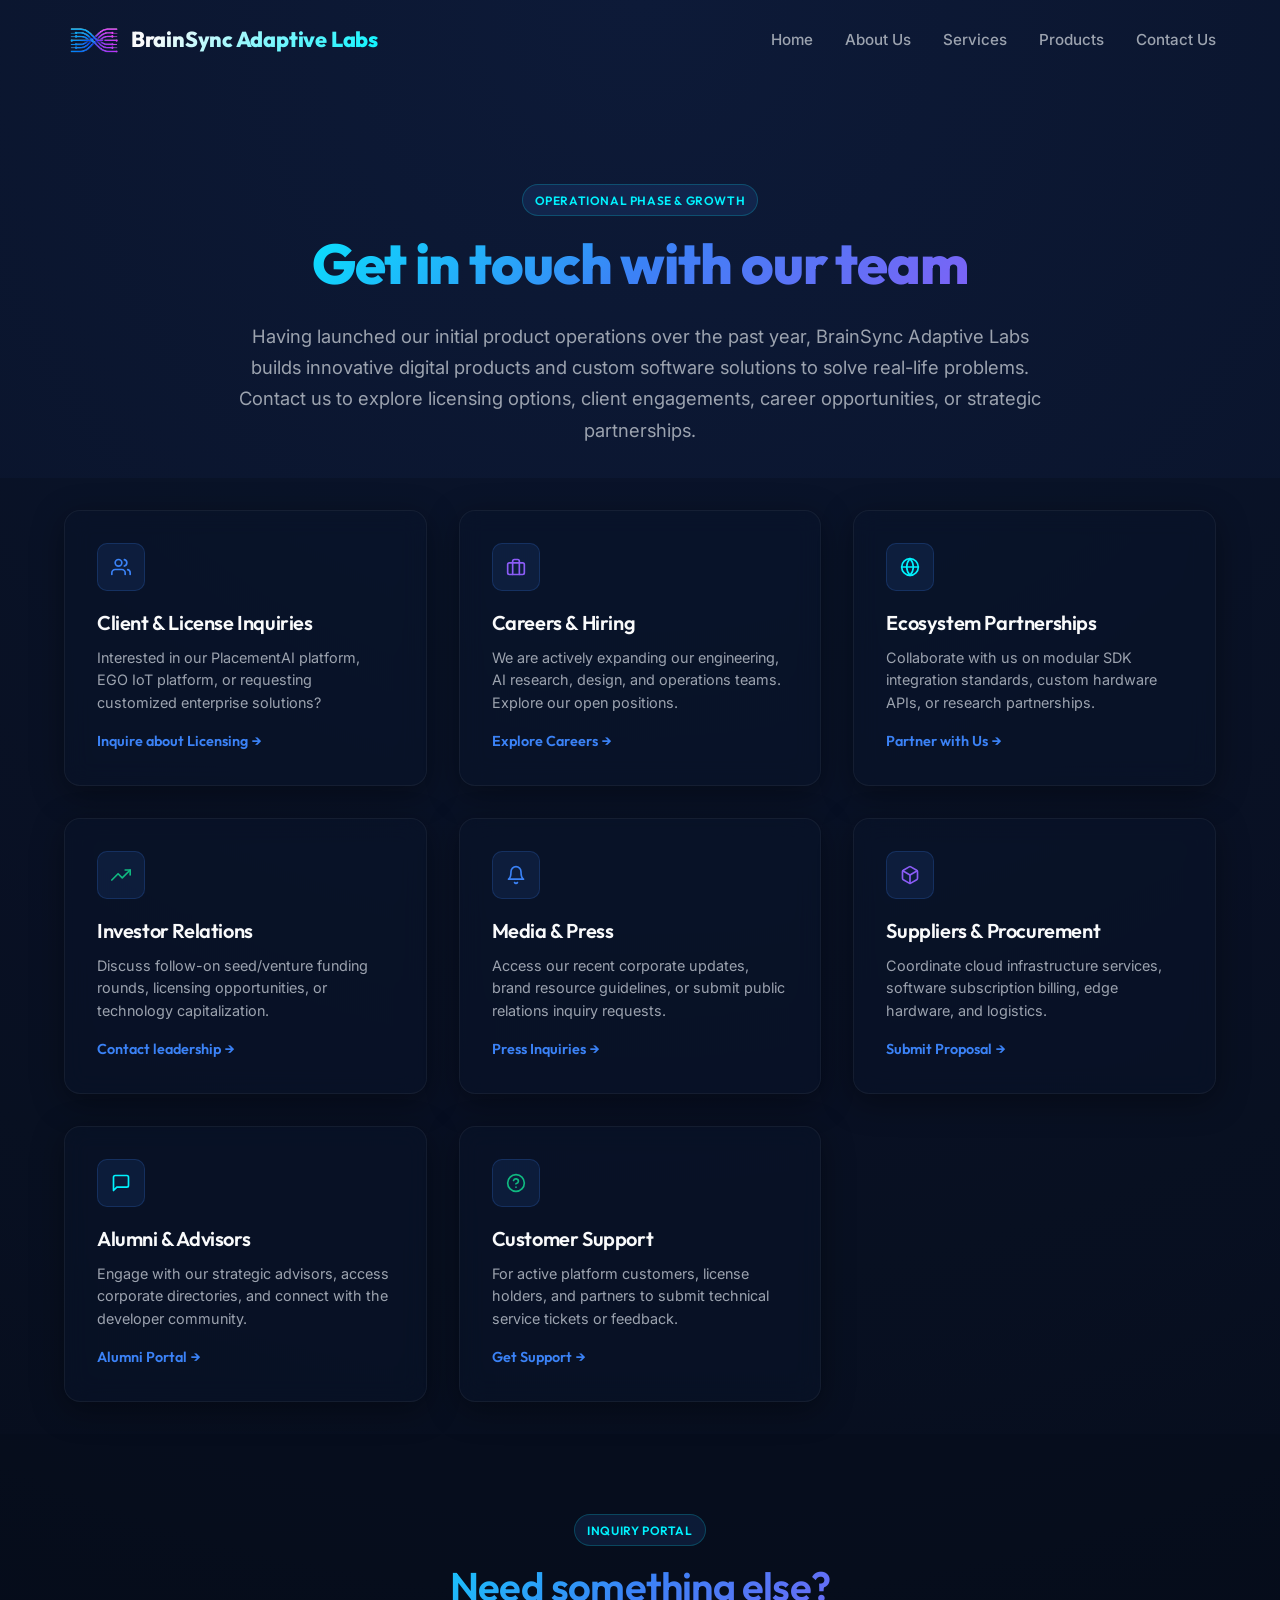
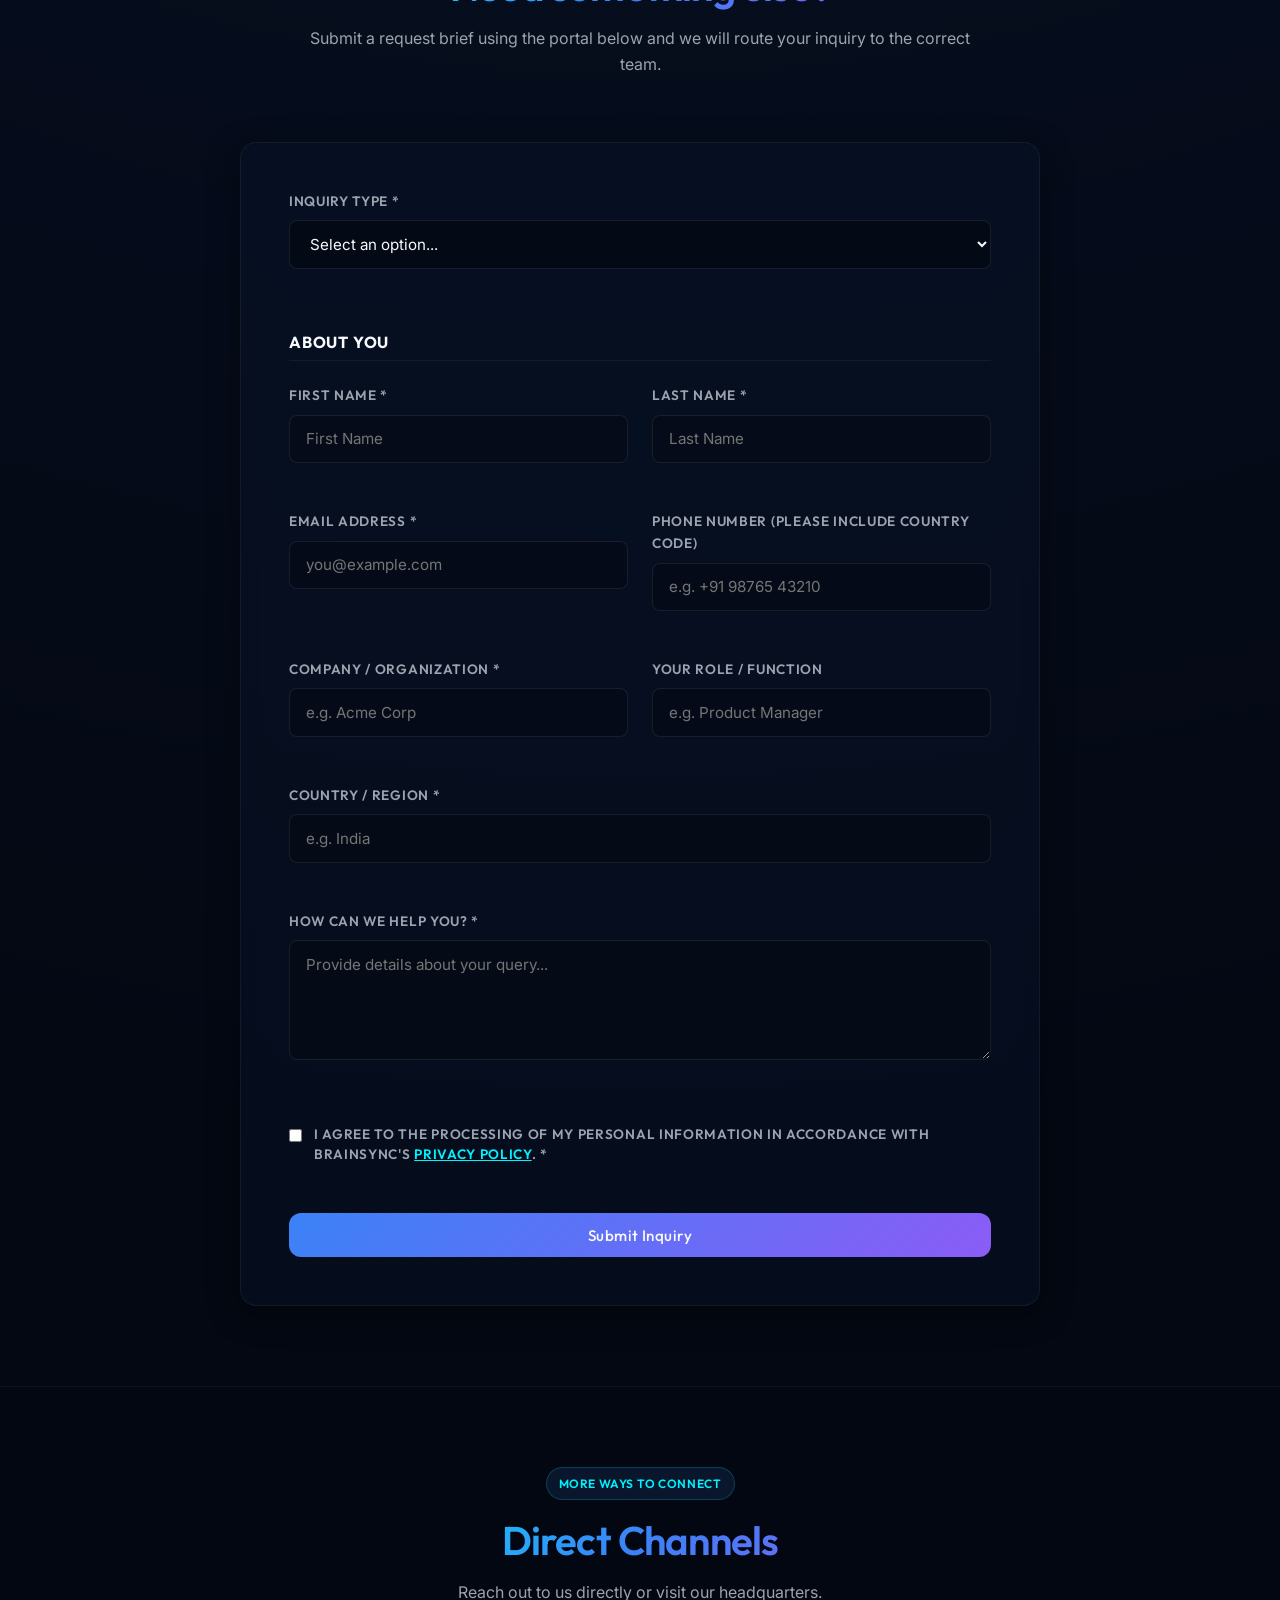
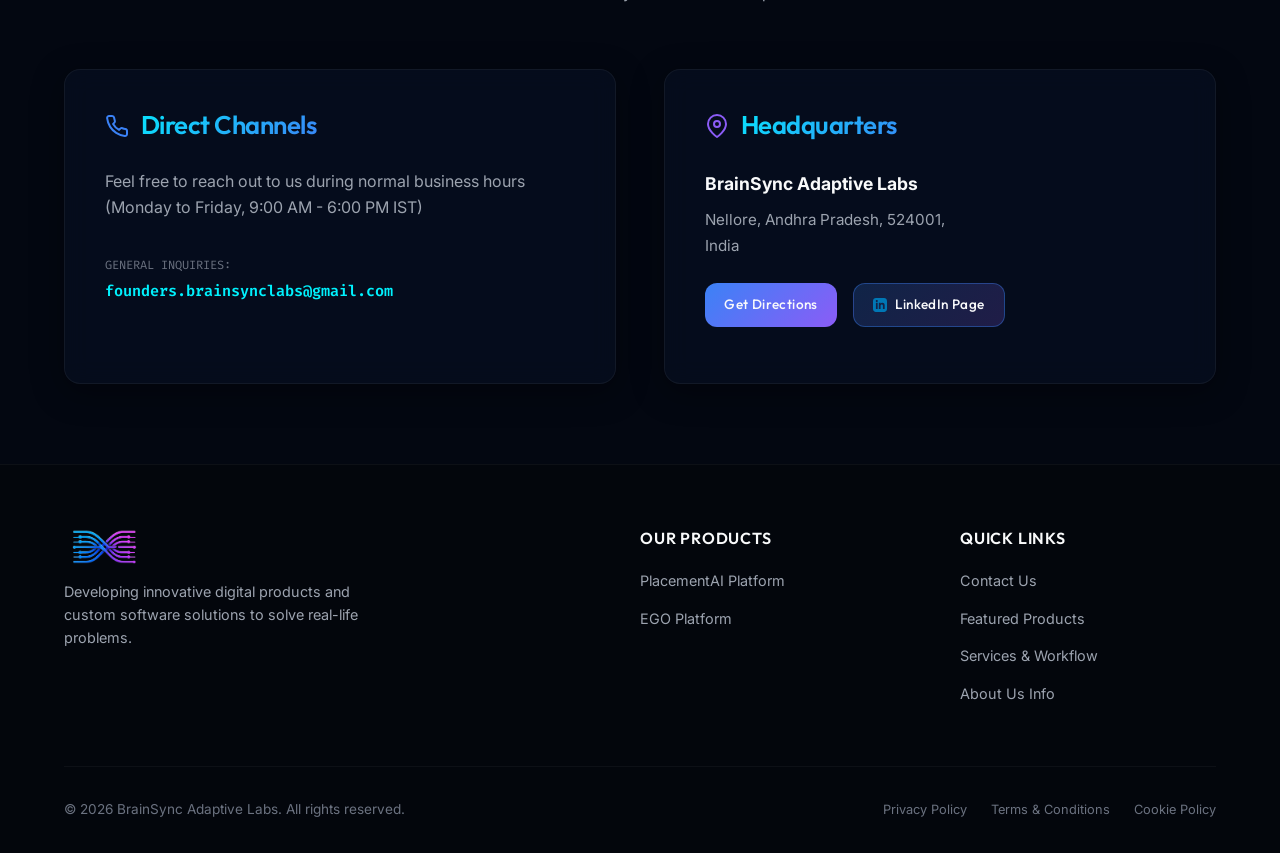
<file: contact.html>
<!DOCTYPE html>
<html lang="en">

<head>
  <meta charset="UTF-8">
  <meta name="viewport" content="width=device-width, initial-scale=1.0">
  <title>Contact Us</title>
  <meta name="description"
    content="Get in touch with BrainSync Adaptive Labs. Discuss enterprise licensing, explore careers, or establish development partnerships.">
  <link rel="preconnect" href="https://fonts.googleapis.com">
  <link rel="preconnect" href="https://fonts.gstatic.com" crossorigin>
  <link rel="icon" type="image/png" href="assets/favicon.png">
  <link rel="stylesheet" href="css/styles.css">
  <link rel="stylesheet" href="css/components.css">
</head>

<body>

  <!-- Header Navigation -->
  <header id="main-header" class="scrolled">
    <div class="container nav-container">
      <a href="index.html" class="logo" id="header-logo">
        <img src="assets/logo-design.png" alt="BrainSync Logo" style="height: 26px; margin-right: 0.5rem;">
        BrainSync Adaptive Labs
      </a>
      <nav>
        <ul class="nav-links">
          <li><a href="index.html" id="nav-link-home">Home</a></li>
          <li><a href="about.html" id="nav-link-about">About Us</a></li>
          <li><a href="services.html" id="nav-link-services">Services</a></li>
          <li><a href="products.html" id="nav-link-products">Products</a></li>
          <li><a href="contact.html" id="nav-link-contact" class="active">Contact Us</a></li>
        </ul>
      </nav>
    </div>
  </header>

  <!-- Main Content -->
  <main style="padding-top: 120px;">

    <!-- Hero Segment -->
    <section class="section-padding" style="padding: 4rem 0 2rem;">
      <div class="container" style="text-align: center; max-width: 850px;">
        <div class="badge">Operational Phase & Growth</div>
        <h1 class="gradient-text"
          style="font-size: 3.5rem; margin-bottom: 1.5rem; font-weight: 800; line-height: 1.15;">Get in touch with our
          team</h1>
        <p style="color: var(--text-secondary); font-size: 1.15rem; line-height: 1.7;">
          Having launched our initial product operations over the past year, BrainSync Adaptive Labs builds
          innovative digital products and custom software solutions to solve real-life problems. Contact us to
          explore licensing options, client engagements, career opportunities, or strategic partnerships.
        </p>
      </div>
    </section>

    <!-- Inquiry Grid (2x4 or responsive grid of cards) -->
    <section class="section-padding" style="padding: 2rem 0; background: rgba(4, 8, 18, 0.25);">
      <div class="container">
        <div class="services-grid reveal"
          style="grid-template-columns: repeat(auto-fit, minmax(280px, 1fr)); gap: 2rem;" id="inquiry-grid">

          <!-- Clients (Licensing & Sales) -->
          <div class="service-card glass">
            <div class="service-card-icon" style="color: var(--color-primary);">
              <svg width="20" height="20" viewBox="0 0 24 24" fill="none" stroke="currentColor" stroke-width="2"
                stroke-linecap="round" stroke-linejoin="round">
                <path d="M17 21v-2a4 4 0 0 0-4-4H5a4 4 0 0 0-4 4v2"></path>
                <circle cx="9" cy="7" r="4"></circle>
                <path d="M23 21v-2a4 4 0 0 0-3-3.87"></path>
                <path d="M16 3.13a4 4 0 0 1 0 7.75"></path>
              </svg>
            </div>
            <h3>Client & License Inquiries</h3>
            <p>Interested in our PlacementAI platform, EGO IoT platform, or requesting customized enterprise
              solutions?</p>
            <a href="#contact-form-section" class="product-learn-more" style="margin-top: 1rem;">Inquire about Licensing
              <span>→</span></a>
          </div>

          <!-- Job Seekers (Careers) -->
          <div class="service-card glass">
            <div class="service-card-icon" style="color: var(--color-secondary);">
              <svg width="20" height="20" viewBox="0 0 24 24" fill="none" stroke="currentColor" stroke-width="2"
                stroke-linecap="round" stroke-linejoin="round">
                <rect x="2" y="7" width="20" height="14" rx="2" ry="2"></rect>
                <path d="M16 21V5a2 2 0 0 0-2-2h-4a2 2 0 0 0-2 2v16"></path>
              </svg>
            </div>
            <h3>Careers & Hiring</h3>
            <p>We are actively expanding our engineering, AI research, design, and operations teams. Explore our open
              positions.</p>
            <a href="about.html#vision-mission" class="product-learn-more" style="margin-top: 1rem;">Explore Careers
              <span>→</span></a>
          </div>

          <!-- Partnerships (Co-Development) -->
          <div class="service-card glass">
            <div class="service-card-icon" style="color: var(--color-accent);">
              <svg width="20" height="20" viewBox="0 0 24 24" fill="none" stroke="currentColor" stroke-width="2"
                stroke-linecap="round" stroke-linejoin="round">
                <circle cx="12" cy="12" r="10"></circle>
                <line x1="2" y1="12" x2="22" y2="12"></line>
                <path d="M12 2a15.3 15.3 0 0 1 4 10 15.3 15.3 0 0 1-4 10 15.3 15.3 0 0 1-4-10 15.3 15.3 0 0 1 4-10z">
                </path>
              </svg>
            </div>
            <h3>Ecosystem Partnerships</h3>
            <p>Collaborate with us on modular SDK integration standards, custom hardware APIs, or research partnerships.
            </p>
            <a href="#contact-form-section" class="product-learn-more" style="margin-top: 1rem;">Partner with Us
              <span>→</span></a>
          </div>

          <!-- Investors (Growth Funding) -->
          <div class="service-card glass">
            <div class="service-card-icon" style="color: var(--color-success);">
              <svg width="20" height="20" viewBox="0 0 24 24" fill="none" stroke="currentColor" stroke-width="2"
                stroke-linecap="round" stroke-linejoin="round">
                <polyline points="23 6 13.5 15.5 8.5 10.5 1 18"></polyline>
                <polyline points="17 6 23 6 23 12"></polyline>
              </svg>
            </div>
            <h3>Investor Relations</h3>
            <p>Discuss follow-on seed/venture funding rounds, licensing opportunities, or technology capitalization.</p>
            <a href="#contact-form-section" class="product-learn-more" style="margin-top: 1rem;">Contact leadership
              <span>→</span></a>
          </div>

          <!-- Media (Press & PR) -->
          <div class="service-card glass">
            <div class="service-card-icon" style="color: var(--color-primary);">
              <svg width="20" height="20" viewBox="0 0 24 24" fill="none" stroke="currentColor" stroke-width="2"
                stroke-linecap="round" stroke-linejoin="round">
                <path d="M18 8A6 6 0 0 0 6 8c0 7-3 9-3 9h18s-3-2-3-9"></path>
                <path d="M13.73 21a2 2 0 0 1-3.46 0"></path>
              </svg>
            </div>
            <h3>Media & Press</h3>
            <p>Access our recent corporate updates, brand resource guidelines, or submit public relations inquiry
              requests.</p>
            <a href="#contact-form-section" class="product-learn-more" style="margin-top: 1rem;">Press Inquiries
              <span>→</span></a>
          </div>

          <!-- Suppliers / Vendors (Infrastructure) -->
          <div class="service-card glass">
            <div class="service-card-icon" style="color: var(--color-secondary);">
              <svg width="20" height="20" viewBox="0 0 24 24" fill="none" stroke="currentColor" stroke-width="2"
                stroke-linecap="round" stroke-linejoin="round">
                <path
                  d="M21 16V8a2 2 0 0 0-1-1.73l-7-4a2 2 0 0 0-2 0l-7 4A2 2 0 0 0 3 8v8a2 2 0 0 0 1 1.73l7 4a2 2 0 0 0 2 0l7-4A2 2 0 0 0 21 16z">
                </path>
                <polyline points="3.27 6.96 12 12.01 20.73 6.96"></polyline>
                <line x1="12" y1="22.08" x2="12" y2="12"></line>
              </svg>
            </div>
            <h3>Suppliers & Procurement</h3>
            <p>Coordinate cloud infrastructure services, software subscription billing, edge hardware, and logistics.
            </p>
            <a href="#contact-form-section" class="product-learn-more" style="margin-top: 1rem;">Submit Proposal
              <span>→</span></a>
          </div>

          <!-- Alumni Network (Advisors & Community) -->
          <div class="service-card glass">
            <div class="service-card-icon" style="color: var(--color-accent);">
              <svg width="20" height="20" viewBox="0 0 24 24" fill="none" stroke="currentColor" stroke-width="2"
                stroke-linecap="round" stroke-linejoin="round">
                <path d="M21 15a2 2 0 0 1-2 2H7l-4 4V5a2 2 0 0 1 2-2h14a2 2 0 0 1 2 2z"></path>
              </svg>
            </div>
            <h3>Alumni & Advisors</h3>
            <p>Engage with our strategic advisors, access corporate directories, and connect with the developer
              community.</p>
            <a href="https://www.linkedin.com/company/brainsyncadaptive-labs/?viewAsMember=true" target="_blank"
              rel="noopener" class="product-learn-more" style="margin-top: 1rem;">Alumni Portal <span>→</span></a>
          </div>

          <!-- Customer Support -->
          <div class="service-card glass">
            <div class="service-card-icon" style="color: var(--color-success);">
              <svg width="20" height="20" viewBox="0 0 24 24" fill="none" stroke="currentColor" stroke-width="2"
                stroke-linecap="round" stroke-linejoin="round">
                <circle cx="12" cy="12" r="10"></circle>
                <path d="M9.09 9a3 3 0 0 1 5.83 1c0 2-3 3-3 3"></path>
                <line x1="12" y1="17" x2="12.01" y2="17"></line>
              </svg>
            </div>
            <h3>Customer Support</h3>
            <p>For active platform customers, license holders, and partners to submit technical service tickets or
              feedback.</p>
            <a href="#contact-form-section" class="product-learn-more" style="margin-top: 1rem;">Get Support
              <span>→</span></a>
          </div>

        </div>
      </div>
    </section>

    <!-- Contact Form & Terminal Section -->
    <section class="section-padding" id="contact-form-section"
      style="padding: 5rem 0; background: rgba(4, 8, 18, 0.4);">
      <div class="container">

        <div class="reveal" style="text-align: center; max-width: 700px; margin: 0 auto 4rem;">
          <div class="badge">Inquiry Portal</div>
          <h2 class="gradient-text" style="font-size: 2.5rem; margin-bottom: 1rem;">Need something else?</h2>
          <p style="color: var(--text-secondary);">
            Submit a request brief using the portal below and we will route your inquiry to the correct team.
          </p>
        </div>

        <div class="reveal" style="max-width: 800px; margin: 0 auto; width: 100%;">

          <!-- Request Form -->
          <div class="glass" id="contact-form-card" style="padding: 3rem; border-radius: 16px;">
            <form id="contact-form" class="contact-form-grid">
              <!-- Inquiry Type Dropdown -->
              <div class="form-group form-span-full">
                <label for="form-inquiry-type" class="form-label">Inquiry Type *</label>
                <select id="form-inquiry-type" class="form-input"
                  style="background: rgba(4, 8, 18, 0.6); color: var(--text-primary); border: 1px solid rgba(255, 255, 255, 0.08); padding: 0.8rem 1rem; border-radius: 8px; width: 100%; font-family: inherit; font-size: 0.95rem;"
                  required>
                  <option value="" disabled selected>Select an option...</option>
                  <option value="licensing">Client & Licensing - I want to discuss business opportunities or license
                    products</option>
                  <option value="careers">Careers - I have a question about open roles or working with us</option>
                  <option value="partnership">Ecosystem Partnerships - I want to explore collaborations or integrations
                  </option>
                  <option value="investors">Investor Relations - I want to speak with the leadership team</option>
                  <option value="media">Media & Press - I have a media or public relations inquiry</option>
                  <option value="vendor">Suppliers & Vendors - I want to offer services, tooling, or billing support
                  </option>
                  <option value="alumni">Alumni & Advisors - Support for former team members and advisors</option>
                  <option value="support">Customer Support - Technical support or bug report</option>
                  <option value="other">Other - General inquiry</option>
                </select>
              </div>

              <!-- About You Subsection -->
              <div class="form-span-full"
                style="margin-top: 1rem; border-bottom: 1px solid rgba(255, 255, 255, 0.05); padding-bottom: 0.5rem;">
                <h4
                  style="font-family: var(--font-display); color: var(--text-primary); font-size: 1rem; font-weight: 700; text-transform: uppercase; letter-spacing: 0.05em; margin: 0;">
                  About You</h4>
              </div>

              <!-- First Name -->
              <div class="form-group">
                <label for="form-firstname" class="form-label">First name *</label>
                <input type="text" id="form-firstname" class="form-input" placeholder="First Name" required>
              </div>

              <!-- Last Name -->
              <div class="form-group">
                <label for="form-lastname" class="form-label">Last name *</label>
                <input type="text" id="form-lastname" class="form-input" placeholder="Last Name" required>
              </div>

              <!-- Email Address -->
              <div class="form-group">
                <label for="form-email" class="form-label">Email address *</label>
                <input type="email" id="form-email" class="form-input" placeholder="you@example.com" required>
              </div>

              <!-- Phone Number -->
              <div class="form-group">
                <label for="form-phone" class="form-label">Phone Number (Please include country code)</label>
                <input type="tel" id="form-phone" class="form-input" placeholder="e.g. +91 98765 43210">
              </div>

              <!-- Company -->
              <div class="form-group">
                <label for="form-company" class="form-label">Company / Organization *</label>
                <input type="text" id="form-company" class="form-input" placeholder="e.g. Acme Corp" required>
              </div>

              <!-- Role/Function -->
              <div class="form-group">
                <label for="form-role" class="form-label">Your role / function</label>
                <input type="text" id="form-role" class="form-input" placeholder="e.g. Product Manager">
              </div>

              <!-- Country/Region -->
              <div class="form-group form-span-full">
                <label for="form-country" class="form-label">Country / Region *</label>
                <input type="text" id="form-country" class="form-input" placeholder="e.g. India" required>
              </div>

              <!-- Message -->
              <div class="form-group form-span-full">
                <label for="form-message" class="form-label">How can we help you? *</label>
                <textarea id="form-message" class="form-textarea" placeholder="Provide details about your query..."
                  required style="min-height: 120px;"></textarea>
              </div>

              <!-- Consent checkbox -->
              <div class="form-group form-span-full"
                style="display: flex; align-items: flex-start; gap: 0.75rem; margin-top: 0.5rem; margin-bottom: 0;">
                <input type="checkbox" id="form-consent" required style="margin-top: 0.3rem; cursor: pointer;">
                <label for="form-consent" class="form-label"
                  style="font-size: 0.85rem; line-height: 1.5; color: var(--text-secondary); cursor: pointer; user-select: none;">
                  I agree to the processing of my personal information in accordance with BrainSync's <a
                    href="privacy.html" style="color: var(--color-accent); text-decoration: underline;">Privacy
                    Policy</a>. *
                </label>
              </div>

              <!-- Submit button -->
              <div class="form-group form-span-full" style="margin-top: 1rem; margin-bottom: 0;">
                <button type="submit" class="glow-btn glow-btn-primary" style="width: 100%;" id="form-submit">
                  Submit Inquiry
                </button>
              </div>
            </form>

            <!-- Success Message Container -->
            <div id="form-success-message" style="display: none; text-align: center; padding: 2rem 1rem;">
              <div
                style="width: 64px; height: 64px; background: rgba(0, 230, 118, 0.15); border: 1px solid var(--color-success); border-radius: 50%; display: flex; align-items: center; justify-content: center; margin: 0 auto 1.5rem; color: var(--color-success); box-shadow: 0 0 20px rgba(0, 230, 118, 0.2);">
                <svg width="32" height="32" viewBox="0 0 24 24" fill="none" stroke="currentColor" stroke-width="2.5"
                  stroke-linecap="round" stroke-linejoin="round">
                  <polyline points="20 6 9 17 4 12"></polyline>
                </svg>
              </div>
              <h3 class="gradient-text"
                style="font-size: 1.8rem; margin-bottom: 1rem; font-weight: 700; font-family: var(--font-display);">
                Inquiry Received</h3>
              <p
                style="color: var(--text-secondary); line-height: 1.6; max-width: 500px; margin: 0 auto 2rem; font-size: 0.95rem;">
                Thank you for connecting. Your request has been securely routed to our team. A representative will
                review and respond to your inquiry within 24-48 business hours.
              </p>
              <button id="form-reset-btn" class="glow-btn" style="padding: 0.6rem 1.5rem; font-size: 0.9rem;">
                Send Another Message
              </button>
            </div>
          </div>

        </div>

      </div>
    </section>

    <!-- More Ways to Connect (Direct channels and single location) -->
    <section class="section-padding"
      style="padding: 5rem 0; background: rgba(4, 8, 18, 0.2); border-top: 1px solid rgba(255, 255, 255, 0.05);">
      <div class="container">

        <div class="reveal" style="text-align: center; max-width: 700px; margin: 0 auto 4rem;">
          <div class="badge">More Ways to Connect</div>
          <h2 class="gradient-text" style="font-size: 2.5rem; margin-bottom: 1rem;">Direct Channels</h2>
          <p style="color: var(--text-secondary);">
            Reach out to us directly or visit our headquarters.
          </p>
        </div>

        <div class="grid-cols-2 reveal" style="gap: 3rem; align-items: stretch;">

          <!-- Call Us / Email Cards -->
          <div style="display: flex; flex-direction: column; justify-content: space-between; height: 100%;">
            <div class="glass"
              style="padding: 2.5rem; display: flex; flex-direction: column; gap: 1.25rem; height: 100%;">
              <h3 class="gradient-text"
                style="font-size: 1.6rem; display: flex; align-items: center; gap: 0.75rem; margin-bottom: 0.5rem;">
                <svg width="24" height="24" viewBox="0 0 24 24" fill="none" stroke="currentColor" stroke-width="2"
                  stroke-linecap="round" stroke-linejoin="round" style="color: var(--color-primary);">
                  <path
                    d="M22 16.92v3a2 2 0 0 1-2.18 2 19.79 19.79 0 0 1-8.63-3.07 19.5 19.5 0 0 1-6-6 19.79 19.79 0 0 1-3.07-8.67A2 2 0 0 1 4.11 2h3a2 2 0 0 1 2 1.72 12.84 12.84 0 0 0 .7 2.81 2 2 0 0 1-.45 2.11L8.09 9.91a16 16 0 0 0 6 6l1.27-1.27a2 2 0 0 1 2.11-.45 12.84 12.84 0 0 0 2.81.7A2 2 0 0 1 22 16.92z">
                  </path>
                </svg>
                Direct Channels
              </h3>
              <p style="color: var(--text-secondary); line-height: 1.6; margin-bottom: 1rem;">
                Feel free to reach out to us during normal business hours (Monday to Friday, 9:00 AM - 6:00 PM IST)
              </p>

              <div
                style="display: flex; flex-direction: column; gap: 1.25rem; font-family: var(--font-mono); font-size: 0.95rem;">

                <div>
                  <span
                    style="color: var(--text-muted); display: block; font-size: 0.75rem; text-transform: uppercase; margin-bottom: 0.25rem;">General
                    Inquiries:</span>
                  <a href="mailto:founders.brainsynclabs@gmail.com"
                    style="color: var(--color-accent); font-weight: 600; text-decoration: none;">founders.brainsynclabs@gmail.com</a>
                </div>
                <!--  <div>
                  <span
                    style="color: var(--text-muted); display: block; font-size: 0.75rem; text-transform: uppercase; margin-bottom: 0.25rem;">Data
                    Protection:</span>
                  <a href="mailto:privacy@brainsync.com"
                    style="color: var(--color-accent); font-weight: 600; text-decoration: none;">privacy@brainsync.com</a>
                </div>-->
              </div>
            </div>
          </div>

          <!-- Single Location Card -->
          <div style="display: flex; flex-direction: column; justify-content: space-between; height: 100%;">
            <div class="glass"
              style="padding: 2.5rem; display: flex; flex-direction: column; gap: 1.25rem; height: 100%;">
              <h3 class="gradient-text"
                style="font-size: 1.6rem; display: flex; align-items: center; gap: 0.75rem; margin-bottom: 0.5rem;">
                <svg width="24" height="24" viewBox="0 0 24 24" fill="none" stroke="currentColor" stroke-width="2"
                  stroke-linecap="round" stroke-linejoin="round" style="color: var(--color-secondary);">
                  <path d="M21 10c0 7-9 13-9 13s-9-6-9-13a9 9 0 0 1 18 0z"></path>
                  <circle cx="12" cy="10" r="3"></circle>
                </svg>
                Headquarters
              </h3>
              <!-- <p style="color: var(--text-secondary); line-height: 1.6; margin-bottom: 1rem;">
                Visit our product development lab and engineering center in Bengaluru, India.
              </p>
              -->

              <div style="line-height: 1.7; margin-bottom: 1rem;">
                <strong
                  style="color: var(--text-primary); font-size: 1.1rem; display: block; margin-bottom: 0.5rem;">BrainSync
                  Adaptive Labs</strong>
                <p style="color: var(--text-secondary); font-size: 0.95rem; margin-bottom: 1.5rem;">
                  Nellore, Andhra Pradesh, 524001,<br>
                  India
                </p>
                <div style="display: flex; gap: 1rem; flex-wrap: wrap;">
                  <a href="#" target="_blank" rel="noopener" class="glow-btn glow-btn-primary"
                    style="padding: 0.6rem 1.2rem; font-size: 0.85rem; text-decoration: none;">
                    Get Directions
                  </a>
                  <a href="https://www.linkedin.com/company/brainsyncadaptive-labs/?viewAsMember=true" target="_blank"
                    rel="noopener" class="glow-btn"
                    style="padding: 0.6rem 1.2rem; font-size: 0.85rem; display: inline-flex; align-items: center; gap: 0.5rem; text-decoration: none;">
                    <svg width="14" height="14" fill="currentColor" viewBox="0 0 24 24" style="color: #0077b5;">
                      <path
                        d="M19 0h-14c-2.761 0-5 2.239-5 5v14c0 2.761 2.239 5 5 5h14c2.762 0 5-2.239 5-5v-14c0-2.761-2.238-5-5-5zm-11 19h-3v-11h3v11zm-1.5-12.268c-.966 0-1.75-.779-1.75-1.75s.784-1.75 1.75-1.75 1.75.779 1.75 1.75-.784 1.75-1.75 1.75zm13.5 12.268h-3v-5.604c0-3.368-4-3.113-4 0v5.604h-3v-11h3v1.765c1.396-2.586 7-2.777 7 2.476v6.759z" />
                    </svg>
                    LinkedIn Page
                  </a>
                </div>
              </div>
            </div>
          </div>

        </div>

      </div>
    </section>

  </main>

  <!-- Footer Section -->
  <footer>
    <div class="container">
      <div class="footer-grid" id="footer-top-grid">
        <div class="footer-brand" id="footer-brand-info">
          <img src="assets/logo-design.png" alt="BrainSync Logo"
            style="height: 35px; border-radius: 4px; margin-bottom: 1rem; display: block;">
          <p>
            Developing innovative digital products and custom software solutions to solve real-life problems.
          </p>
        </div>
        <div class="footer-links" id="footer-nav-col">
          <h4>Our Products</h4>
          <ul>
            <li><a href="products.html">PlacementAI Platform</a></li>
            <li><a href="products.html#ego-product-section">EGO Platform</a></li>
          </ul>
        </div>
        <div class="footer-links" id="footer-legal-col">
          <h4>Quick Links</h4>
          <ul>
            <li><a href="contact.html">Contact Us</a></li>
            <li><a href="index.html#featured-product">Featured Products</a></li>
            <li><a href="services.html">Services & Workflow</a></li>
            <li><a href="about.html">About Us Info</a></li>
          </ul>
        </div>
      </div>
      <div class="footer-bottom" id="footer-bottom-bar">
        <div>&copy; 2026 BrainSync Adaptive Labs. All rights reserved.</div>
        <div style="display: flex; gap: 1.5rem; font-size: 0.8rem; flex-wrap: wrap;">
          <a href="privacy.html">Privacy Policy</a>
          <a href="terms.html">Terms & Conditions</a>
          <a href="cookies.html">Cookie Policy</a>
        </div>

      </div>
    </div>
  </footer>

  <!-- Scripts -->
  <script type="module" src="js/main.js"></script>
</body>

</html>
</file>
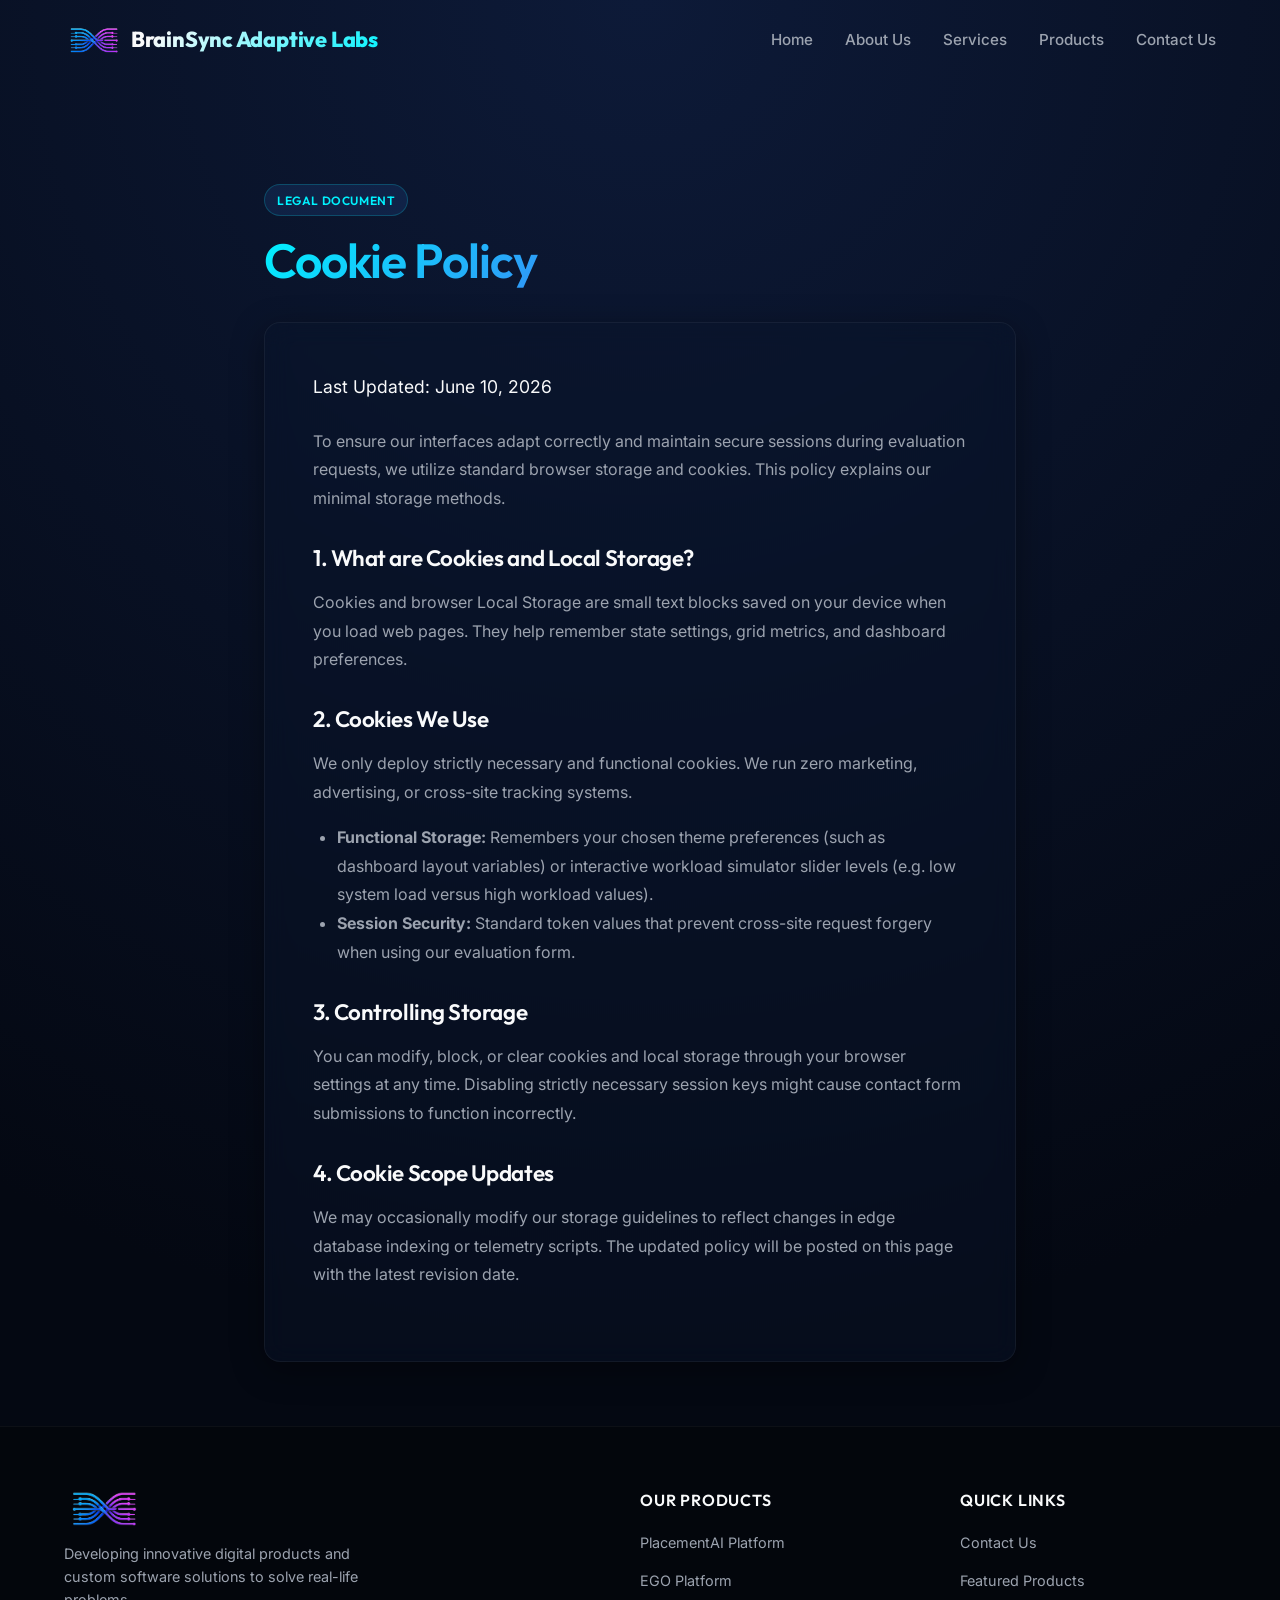
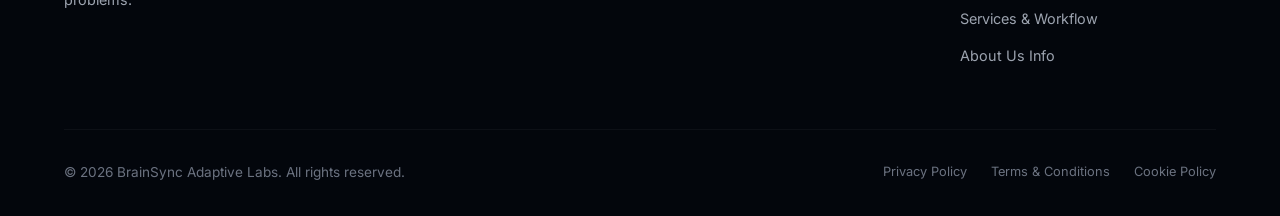
<file: cookies.html>
<!DOCTYPE html>
<html lang="en">
<head>
  <meta charset="UTF-8">
  <meta name="viewport" content="width=device-width, initial-scale=1.0">
  <title>Cookie Policy | BrainSync Adaptive Labs</title>
  <meta name="description" content="Cookie Policy and preference storage guidelines for BrainSync Adaptive Labs.">
  <link rel="preconnect" href="https://fonts.googleapis.com">
  <link rel="preconnect" href="https://fonts.gstatic.com" crossorigin>
  <link rel="icon" type="image/png" href="assets/favicon.png">
  <link rel="stylesheet" href="css/styles.css">
  <link rel="stylesheet" href="css/components.css">
</head>
<body>

  <!-- Header Navigation -->
  <header id="main-header" class="scrolled">
    <div class="container nav-container">
      <a href="index.html" class="logo" id="header-logo">
        <img src="assets/logo-design.png" alt="BrainSync Logo" style="height: 26px; margin-right: 0.5rem;">
        BrainSync Adaptive Labs
      </a>
      <nav>
        <ul class="nav-links">
          <li><a href="index.html" id="nav-link-home">Home</a></li>
          <li><a href="about.html" id="nav-link-about">About Us</a></li>
          <li><a href="services.html" id="nav-link-services">Services</a></li>
          <li><a href="products.html" id="nav-link-products">Products</a></li>
          <li><a href="contact.html" id="nav-link-contact">Contact Us</a></li>
        </ul>
      </nav>

    </div>
  </header>

  <!-- Main Content -->
  <main style="padding-top: 120px;">
    
    <section class="section-padding" style="padding: 4rem 0;">
      <div class="container" style="max-width: 800px;">
        <div class="badge">Legal Document</div>
        <h1 class="gradient-text" style="font-size: 3rem; margin-bottom: 2rem;">Cookie Policy</h1>
        
        <div class="glass" style="padding: 3rem; line-height: 1.8; color: var(--text-secondary);">
          <p style="color: var(--text-primary); margin-bottom: 1.5rem; font-size: 1.1rem;">
            Last Updated: June 10, 2026
          </p>

          <p style="margin-bottom: 1.5rem;">
            To ensure our interfaces adapt correctly and maintain secure sessions during evaluation requests, we utilize standard browser storage and cookies. This policy explains our minimal storage methods.
          </p>

          <h3 style="color: var(--text-primary); margin: 2rem 0 1rem; font-size: 1.4rem;">1. What are Cookies and Local Storage?</h3>
          <p style="margin-bottom: 1.5rem;">
            Cookies and browser Local Storage are small text blocks saved on your device when you load web pages. They help remember state settings, grid metrics, and dashboard preferences.
          </p>

          <h3 style="color: var(--text-primary); margin: 2rem 0 1rem; font-size: 1.4rem;">2. Cookies We Use</h3>
          <p style="margin-bottom: 1rem;">
            We only deploy strictly necessary and functional cookies. We run zero marketing, advertising, or cross-site tracking systems.
          </p>
          <ul style="margin-bottom: 1.5rem; padding-left: 1.5rem;">
            <li><strong>Functional Storage:</strong> Remembers your chosen theme preferences (such as dashboard layout variables) or interactive workload simulator slider levels (e.g. low system load versus high workload values).</li>
            <li><strong>Session Security:</strong> Standard token values that prevent cross-site request forgery when using our evaluation form.</li>
          </ul>

          <h3 style="color: var(--text-primary); margin: 2rem 0 1rem; font-size: 1.4rem;">3. Controlling Storage</h3>
          <p style="margin-bottom: 1.5rem;">
            You can modify, block, or clear cookies and local storage through your browser settings at any time. Disabling strictly necessary session keys might cause contact form submissions to function incorrectly.
          </p>

          <h3 style="color: var(--text-primary); margin: 2rem 0 1rem; font-size: 1.4rem;">4. Cookie Scope Updates</h3>
          <p style="margin-bottom: 1.5rem;">
            We may occasionally modify our storage guidelines to reflect changes in edge database indexing or telemetry scripts. The updated policy will be posted on this page with the latest revision date.
          </p>
        </div>
      </div>
    </section>

  </main>

  <!-- Footer Section -->
  <footer>
    <div class="container">
      <div class="footer-grid" id="footer-top-grid">
        <div class="footer-brand" id="footer-brand-info">
          <img src="assets/logo-design.png" alt="BrainSync Logo" style="height: 35px; border-radius: 4px; margin-bottom: 1rem; display: block;">
          <p>
            Developing innovative digital products and custom software solutions to solve real-life problems.
          </p>
        </div>
        <div class="footer-links" id="footer-nav-col">
          <h4>Our Products</h4>
          <ul>
            <li><a href="products.html">PlacementAI Platform</a></li>
            <li><a href="products.html#ego-product-section">EGO Platform</a></li>
          </ul>
        </div>
        <div class="footer-links" id="footer-legal-col">
          <h4>Quick Links</h4>
          <ul>
            <li><a href="contact.html">Contact Us</a></li>
            <li><a href="index.html#featured-product">Featured Products</a></li>
            <li><a href="services.html">Services & Workflow</a></li>
            <li><a href="about.html">About Us Info</a></li>
          </ul>
        </div>
      </div>
      <div class="footer-bottom" id="footer-bottom-bar">
        <div>&copy; 2026 BrainSync Adaptive Labs. All rights reserved.</div>
        <div style="display: flex; gap: 1.5rem; font-size: 0.8rem; flex-wrap: wrap;">
          <a href="privacy.html">Privacy Policy</a>
          <a href="terms.html">Terms & Conditions</a>
          <a href="cookies.html">Cookie Policy</a>
        </div>
      </div>
    </div>
  </footer>

  <!-- Scripts -->
  <script type="module" src="js/main.js"></script>
</body>
</html>
</file>
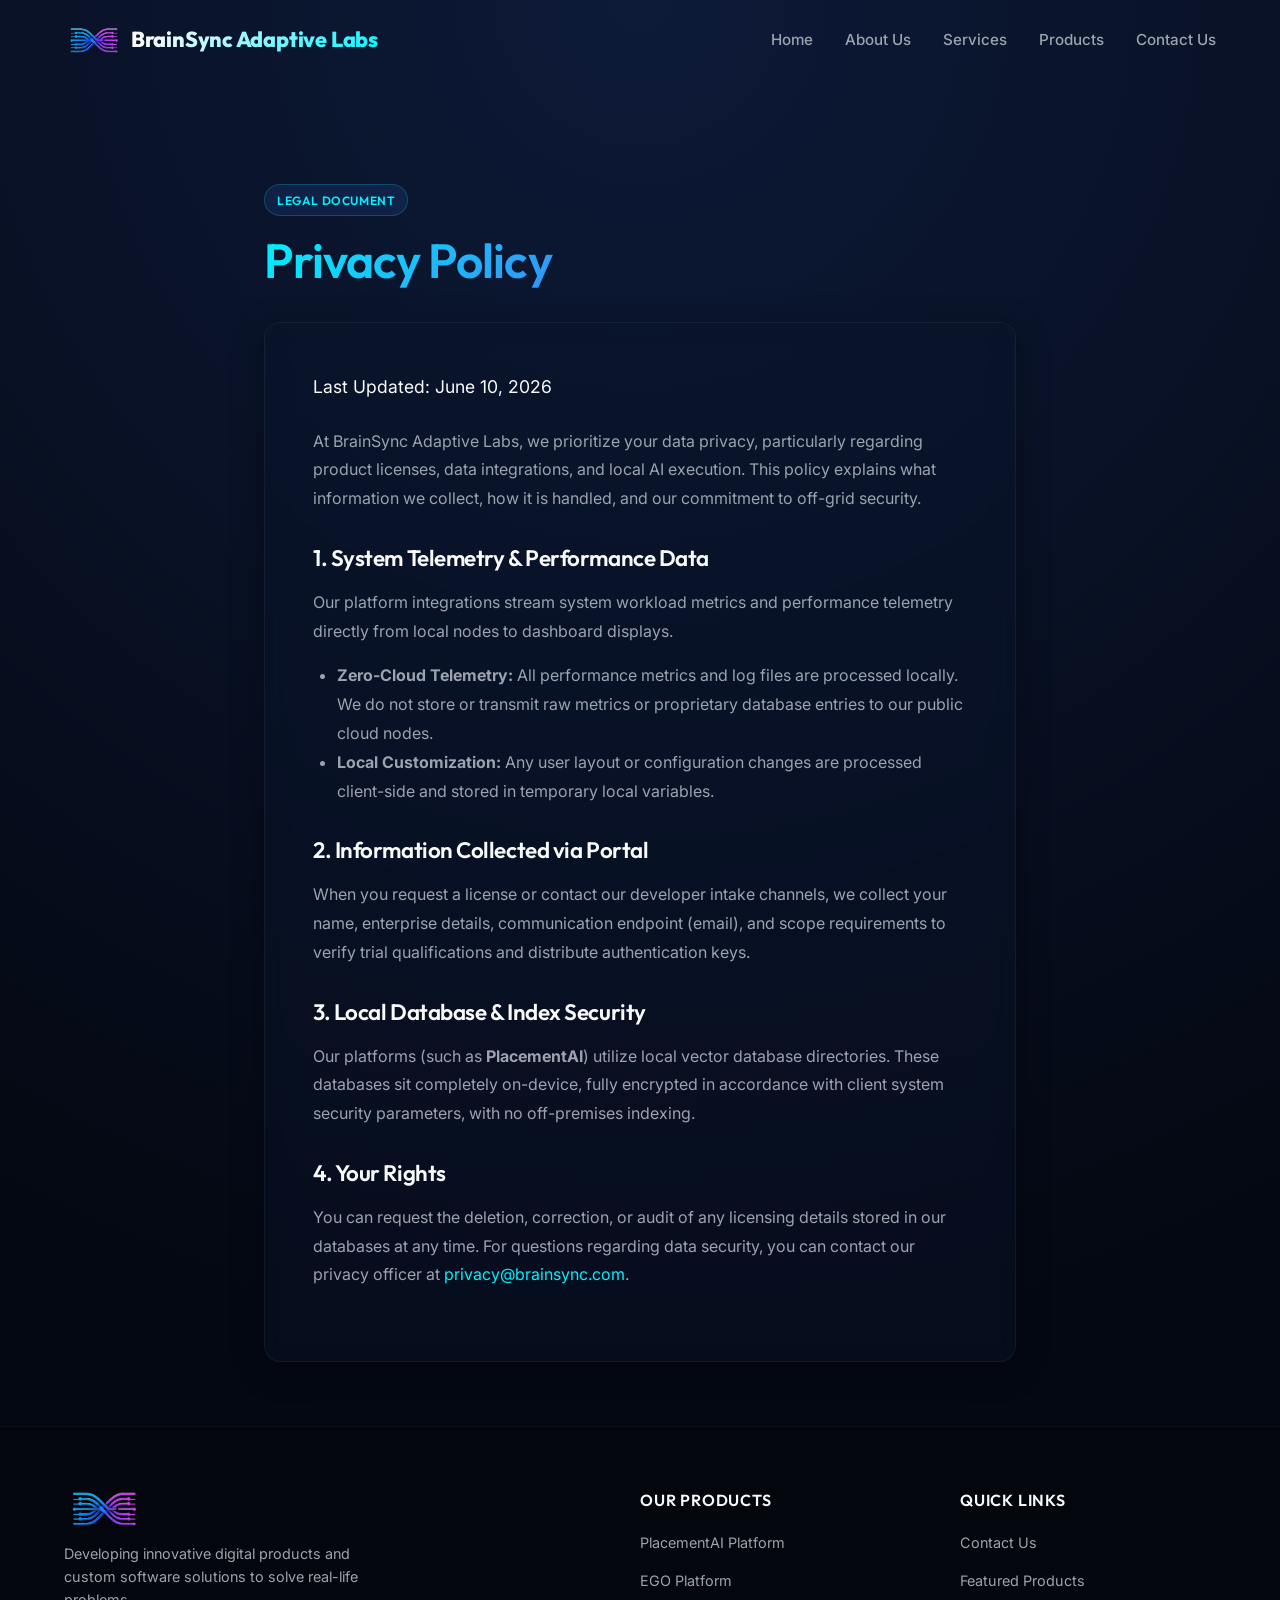
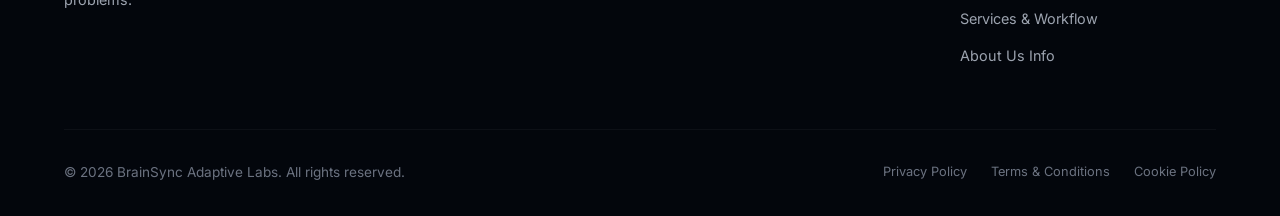
<file: privacy.html>
<!DOCTYPE html>
<html lang="en">
<head>
  <meta charset="UTF-8">
  <meta name="viewport" content="width=device-width, initial-scale=1.0">
  <title>Privacy Policy | BrainSync Adaptive Labs</title>
  <meta name="description" content="Privacy Policy for BrainSync Adaptive Labs.">
  <link rel="preconnect" href="https://fonts.googleapis.com">
  <link rel="preconnect" href="https://fonts.gstatic.com" crossorigin>
  <link rel="icon" type="image/png" href="assets/favicon.png">
  <link rel="stylesheet" href="css/styles.css">
  <link rel="stylesheet" href="css/components.css">
</head>
<body>

  <!-- Header Navigation -->
  <header id="main-header" class="scrolled">
    <div class="container nav-container">
      <a href="index.html" class="logo" id="header-logo">
        <img src="assets/logo-design.png" alt="BrainSync Logo" style="height: 26px; margin-right: 0.5rem;">
        BrainSync Adaptive Labs
      </a>
      <nav>
        <ul class="nav-links">
          <li><a href="index.html" id="nav-link-home">Home</a></li>
          <li><a href="about.html" id="nav-link-about">About Us</a></li>
          <li><a href="services.html" id="nav-link-services">Services</a></li>
          <li><a href="products.html" id="nav-link-products">Products</a></li>
          <li><a href="contact.html" id="nav-link-contact">Contact Us</a></li>
        </ul>
      </nav>

    </div>
  </header>

  <!-- Main Content -->
  <main style="padding-top: 120px;">
    
    <section class="section-padding" style="padding: 4rem 0;">
      <div class="container" style="max-width: 800px;">
        <div class="badge">Legal Document</div>
        <h1 class="gradient-text" style="font-size: 3rem; margin-bottom: 2rem;">Privacy Policy</h1>
        
        <div class="glass" style="padding: 3rem; line-height: 1.8; color: var(--text-secondary);">
          <p style="color: var(--text-primary); margin-bottom: 1.5rem; font-size: 1.1rem;">
            Last Updated: June 10, 2026
          </p>

          <p style="margin-bottom: 1.5rem;">
            At BrainSync Adaptive Labs, we prioritize your data privacy, particularly regarding product licenses, data integrations, and local AI execution. This policy explains what information we collect, how it is handled, and our commitment to off-grid security.
          </p>

          <h3 style="color: var(--text-primary); margin: 2rem 0 1rem; font-size: 1.4rem;">1. System Telemetry & Performance Data</h3>
          <p style="margin-bottom: 1rem;">
            Our platform integrations stream system workload metrics and performance telemetry directly from local nodes to dashboard displays.
          </p>
          <ul style="margin-bottom: 1.5rem; padding-left: 1.5rem;">
            <li><strong>Zero-Cloud Telemetry:</strong> All performance metrics and log files are processed locally. We do not store or transmit raw metrics or proprietary database entries to our public cloud nodes.</li>
            <li><strong>Local Customization:</strong> Any user layout or configuration changes are processed client-side and stored in temporary local variables.</li>
          </ul>

          <h3 style="color: var(--text-primary); margin: 2rem 0 1rem; font-size: 1.4rem;">2. Information Collected via Portal</h3>
          <p style="margin-bottom: 1.5rem;">
            When you request a license or contact our developer intake channels, we collect your name, enterprise details, communication endpoint (email), and scope requirements to verify trial qualifications and distribute authentication keys.
          </p>

          <h3 style="color: var(--text-primary); margin: 2rem 0 1rem; font-size: 1.4rem;">3. Local Database & Index Security</h3>
          <p style="margin-bottom: 1.5rem;">
            Our platforms (such as <strong>PlacementAI</strong>) utilize local vector database directories. These databases sit completely on-device, fully encrypted in accordance with client system security parameters, with no off-premises indexing.
          </p>

          <h3 style="color: var(--text-primary); margin: 2rem 0 1rem; font-size: 1.4rem;">4. Your Rights</h3>
          <p style="margin-bottom: 1.5rem;">
            You can request the deletion, correction, or audit of any licensing details stored in our databases at any time. For questions regarding data security, you can contact our privacy officer at <a href="mailto:privacy@brainsync.com" style="color: var(--color-accent);">privacy@brainsync.com</a>.
          </p>
        </div>
      </div>
    </section>

  </main>

  <!-- Footer Section -->
  <footer>
    <div class="container">
      <div class="footer-grid" id="footer-top-grid">
        <div class="footer-brand" id="footer-brand-info">
          <img src="assets/logo-design.png" alt="BrainSync Logo" style="height: 35px; border-radius: 4px; margin-bottom: 1rem; display: block;">
          <p>
            Developing innovative digital products and custom software solutions to solve real-life problems.
          </p>
        </div>
        <div class="footer-links" id="footer-nav-col">
          <h4>Our Products</h4>
          <ul>
            <li><a href="products.html">PlacementAI Platform</a></li>
            <li><a href="products.html#ego-product-section">EGO Platform</a></li>
          </ul>
        </div>
        <div class="footer-links" id="footer-legal-col">
          <h4>Quick Links</h4>
          <ul>
            <li><a href="contact.html">Contact Us</a></li>
            <li><a href="index.html#featured-product">Featured Products</a></li>
            <li><a href="services.html">Services & Workflow</a></li>
            <li><a href="about.html">About Us Info</a></li>
          </ul>
        </div>
      </div>
      <div class="footer-bottom" id="footer-bottom-bar">
        <div>&copy; 2026 BrainSync Adaptive Labs. All rights reserved.</div>
        <div style="display: flex; gap: 1.5rem; font-size: 0.8rem; flex-wrap: wrap;">
          <a href="privacy.html">Privacy Policy</a>
          <a href="terms.html">Terms & Conditions</a>
          <a href="cookies.html">Cookie Policy</a>
        </div>
      </div>
    </div>
  </footer>

  <!-- Scripts -->
  <script type="module" src="js/main.js"></script>
</body>
</html>
</file>
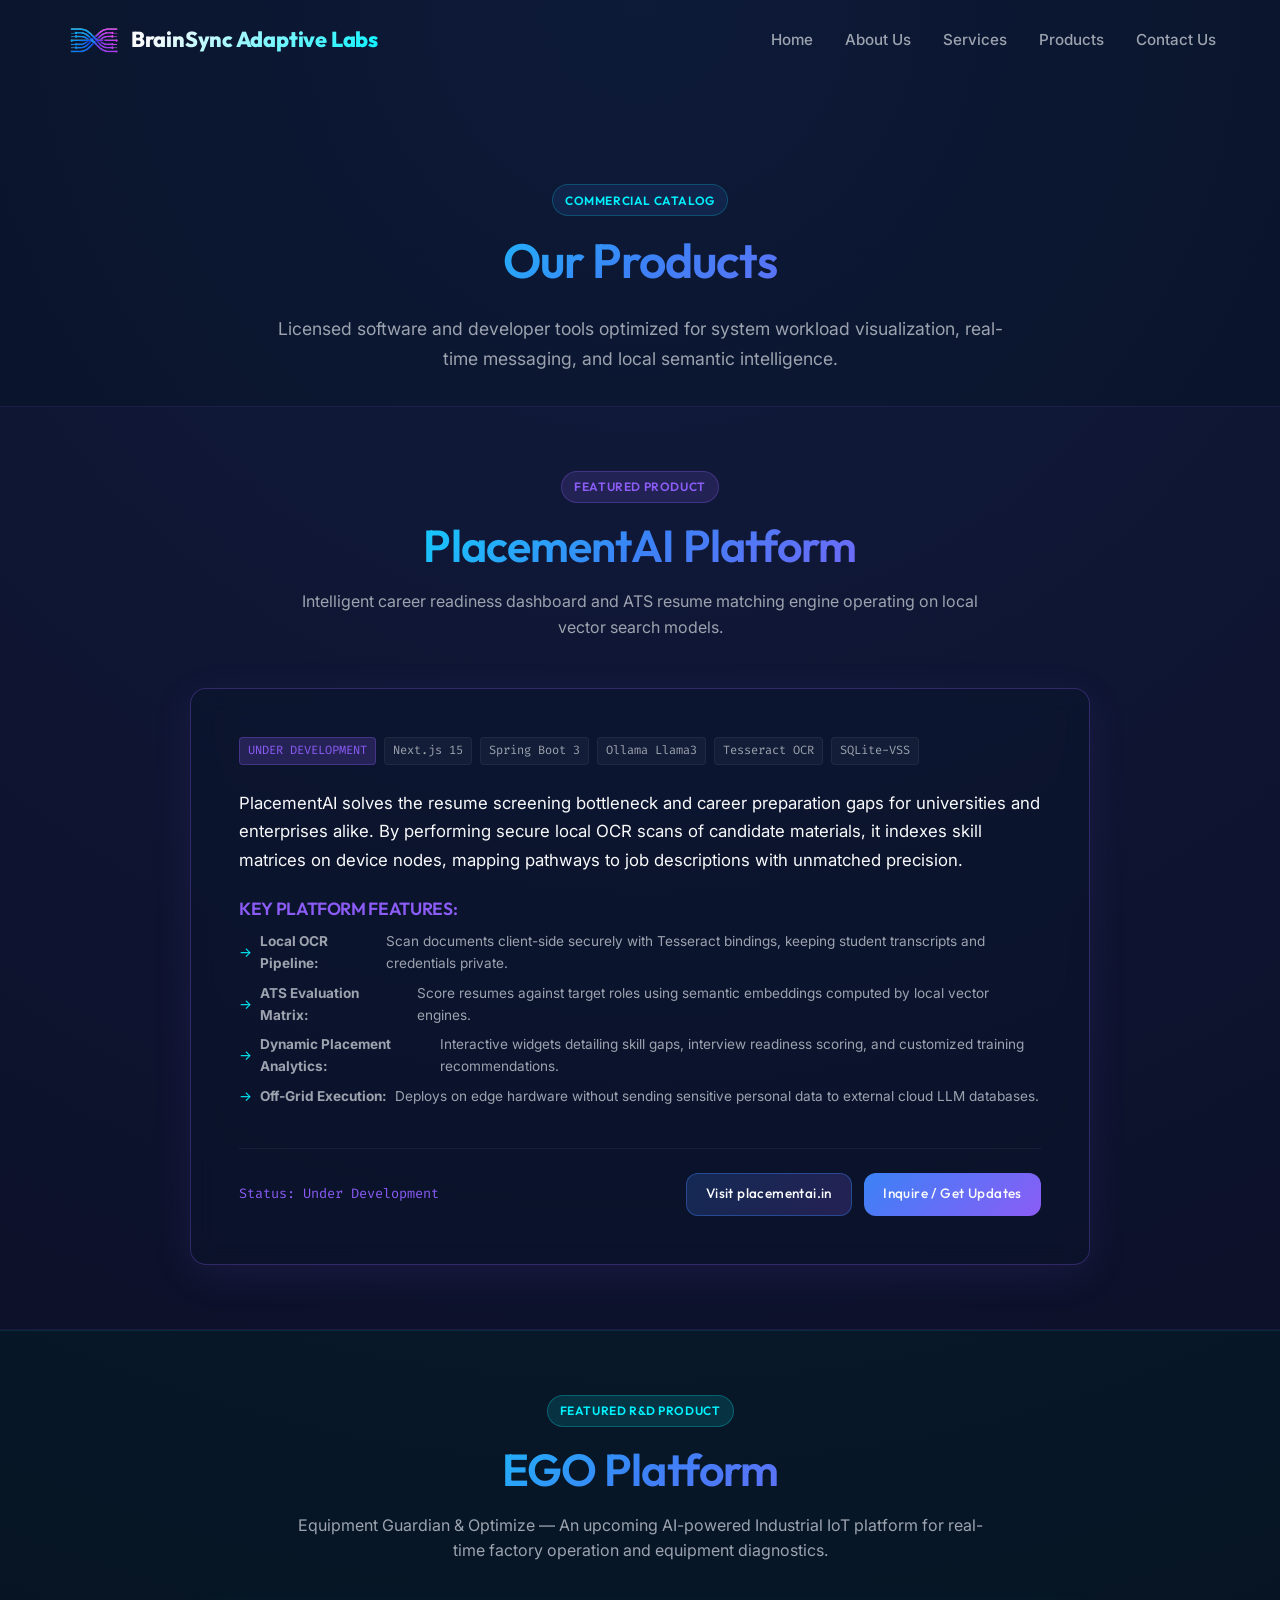
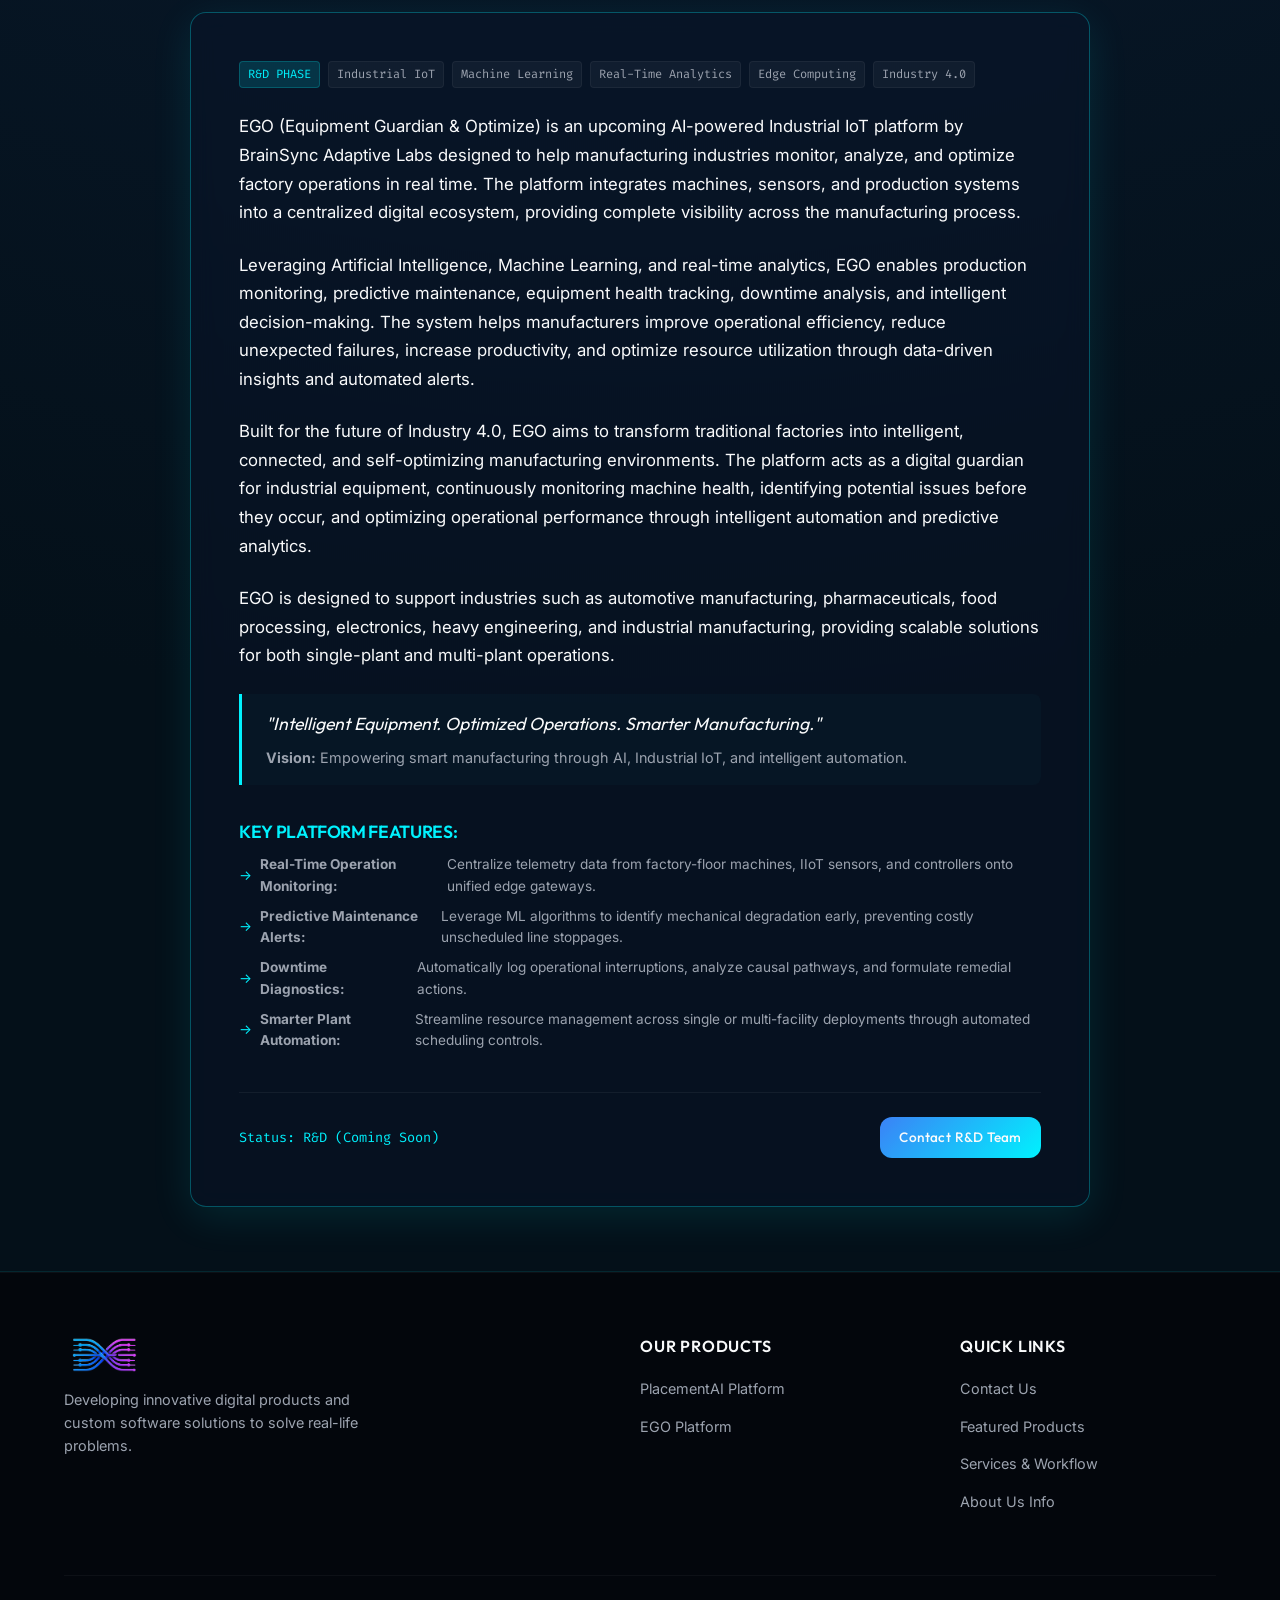
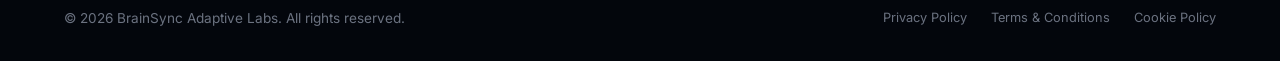
<file: products.html>
<!DOCTYPE html>
<html lang="en">
<head>
  <meta charset="UTF-8">
  <meta name="viewport" content="width=device-width, initial-scale=1.0">
  <title>Products Suite | BrainSync Adaptive Labs</title>
  <meta name="description" content="Discover the BrainSync software product suite, including our flagship PlacementAI platform and EGO platform.">
  <link rel="preconnect" href="https://fonts.googleapis.com">
  <link rel="preconnect" href="https://fonts.gstatic.com" crossorigin>
  <link rel="icon" type="image/png" href="assets/favicon.png">
  <link rel="stylesheet" href="css/styles.css">
  <link rel="stylesheet" href="css/components.css">
</head>
<body>

  <!-- Header Navigation -->
  <header id="main-header" class="scrolled">
    <div class="container nav-container">
      <a href="index.html" class="logo" id="header-logo">
        <img src="assets/logo-design.png" alt="BrainSync Logo" style="height: 26px; margin-right: 0.5rem;">
        BrainSync Adaptive Labs
      </a>
      <nav>
        <ul class="nav-links">
          <li><a href="index.html" id="nav-link-home">Home</a></li>
          <li><a href="about.html" id="nav-link-about">About Us</a></li>
          <li><a href="services.html" id="nav-link-services">Services</a></li>
          <li><a href="products.html" id="nav-link-products" class="active">Products</a></li>
          <li><a href="contact.html" id="nav-link-contact">Contact Us</a></li>
        </ul>
      </nav>

    </div>
  </header>

  <!-- Main Content -->
  <main style="padding-top: 120px;">
    
    <!-- Hero Segment -->
    <section class="section-padding" style="padding: 4rem 0 2rem;">
      <div class="container" style="text-align: center; max-width: 800px;">
        <div class="badge">Commercial Catalog</div>
        <h1 class="gradient-text" style="font-size: 3rem; margin-bottom: 1.5rem;">Our Products</h1>
        <p style="color: var(--text-secondary); font-size: 1.1rem; line-height: 1.7;">
          Licensed software and developer tools optimized for system workload visualization, real-time messaging, and local semantic intelligence.
        </p>
      </div>
    </section>

    <!-- Flagship Product: PlacementAI -->
    <section class="section-padding" style="padding: 4rem 0; background: rgba(139, 92, 246, 0.04); border-top: 1px solid rgba(139, 92, 246, 0.1); border-bottom: 1px solid rgba(139, 92, 246, 0.1);">
      <div class="container">
        
        <div class="reveal active" style="text-align: center; max-width: 700px; margin: 0 auto 3rem;">
          <div class="badge" style="background: rgba(139, 92, 246, 0.15); color: var(--color-secondary); border-color: rgba(139, 92, 246, 0.3);">Featured Product</div>
          <h2 class="gradient-text" style="font-size: 2.8rem; margin-bottom: 1rem;">PlacementAI Platform</h2>
          <p style="color: var(--text-secondary);">
            Intelligent career readiness dashboard and ATS resume matching engine operating on local vector search models.
          </p>
        </div>

        <div class="reveal active" style="display: flex; justify-content: center; width: 100%;">
          <div class="work-card glass" style="max-width: 900px; padding: 3rem; border-color: rgba(139, 92, 246, 0.3); box-shadow: 0 10px 40px rgba(139, 92, 246, 0.1);">
            <div class="work-tech-stack" style="margin-bottom: 1.5rem;">
              <span class="tech-badge" style="background: rgba(139, 92, 246, 0.2); color: var(--color-secondary); border-color: rgba(139, 92, 246, 0.3);">UNDER DEVELOPMENT</span>
              <span class="tech-badge">Next.js 15</span>
              <span class="tech-badge">Spring Boot 3</span>
              <span class="tech-badge">Ollama Llama3</span>
              <span class="tech-badge">Tesseract OCR</span>
              <span class="tech-badge">SQLite-VSS</span>
            </div>
            
            <p style="color: var(--text-primary); font-size: 1.05rem; line-height: 1.7; margin-bottom: 1.5rem;">
              PlacementAI solves the resume screening bottleneck and career preparation gaps for universities and enterprises alike. By performing secure local OCR scans of candidate materials, it indexes skill matrices on device nodes, mapping pathways to job descriptions with unmatched precision.
            </p>
            
            <h4 style="font-size: 1.1rem; color: var(--color-secondary); margin-bottom: 0.75rem; text-transform: uppercase; font-family: var(--font-display);">Key Platform Features:</h4>
            <ul class="product-features" style="border: none; padding-top: 0; margin-bottom: 2rem;">
              <li><strong>Local OCR Pipeline:</strong> Scan documents client-side securely with Tesseract bindings, keeping student transcripts and credentials private.</li>
              <li><strong>ATS Evaluation Matrix:</strong> Score resumes against target roles using semantic embeddings computed by local vector engines.</li>
              <li><strong>Dynamic Placement Analytics:</strong> Interactive widgets detailing skill gaps, interview readiness scoring, and customized training recommendations.</li>
              <li><strong>Off-Grid Execution:</strong> Deploys on edge hardware without sending sensitive personal data to external cloud LLM databases.</li>
            </ul>

            <div style="display: flex; align-items: center; justify-content: space-between; flex-wrap: wrap; gap: 1rem; border-top: 1px solid rgba(255, 255, 255, 0.05); padding-top: 1.5rem;">
              <div style="font-family: var(--font-mono); font-size: 0.85rem; color: var(--color-secondary);">
                Status: Under Development
              </div>
              <div style="display: flex; gap: 0.75rem; flex-wrap: wrap;">
                <a href="https://www.placementai.in" target="_blank" rel="noopener noreferrer" class="glow-btn" style="padding: 0.6rem 1.2rem; font-size: 0.85rem;">
                  Visit placementai.in
                </a>
                <a href="contact.html?product=placementai" class="glow-btn glow-btn-primary" style="padding: 0.6rem 1.2rem; font-size: 0.85rem;">
                  Inquire / Get Updates
                </a>
              </div>
            </div>
          </div>
        </div>

      </div>
    </section>

    <!-- Featured Product: EGO -->
    <section class="section-padding" id="ego-product-section" style="padding: 4rem 0; background: rgba(0, 242, 254, 0.03); border-top: 1px solid rgba(0, 242, 254, 0.1); border-bottom: 1px solid rgba(0, 242, 254, 0.1);">
      <div class="container">
        
        <div class="reveal active" style="text-align: center; max-width: 700px; margin: 0 auto 3rem;">
          <div class="badge" style="background: rgba(0, 242, 254, 0.12); color: var(--color-accent); border-color: rgba(0, 242, 254, 0.25);">Featured R&D Product</div>
          <h2 class="gradient-text" style="font-size: 2.8rem; margin-bottom: 1rem;">EGO Platform</h2>
          <p style="color: var(--text-secondary);">
            Equipment Guardian & Optimize — An upcoming AI-powered Industrial IoT platform for real-time factory operation and equipment diagnostics.
          </p>
        </div>

        <div class="reveal active" style="display: flex; justify-content: center; width: 100%;">
          <div class="work-card glass" style="max-width: 900px; padding: 3rem; border-color: rgba(0, 242, 254, 0.3); box-shadow: 0 10px 40px rgba(0, 242, 254, 0.1);">
            <div class="work-tech-stack" style="margin-bottom: 1.5rem;">
              <span class="tech-badge" style="background: rgba(0, 242, 254, 0.15); color: var(--color-accent); border-color: rgba(0, 242, 254, 0.2);">R&D PHASE</span>
              <span class="tech-badge">Industrial IoT</span>
              <span class="tech-badge">Machine Learning</span>
              <span class="tech-badge">Real-Time Analytics</span>
              <span class="tech-badge">Edge Computing</span>
              <span class="tech-badge">Industry 4.0</span>
            </div>
            
            <p style="color: var(--text-primary); font-size: 1.05rem; line-height: 1.7; margin-bottom: 1.5rem;">
              EGO (Equipment Guardian & Optimize) is an upcoming AI-powered Industrial IoT platform by BrainSync Adaptive Labs designed to help manufacturing industries monitor, analyze, and optimize factory operations in real time. The platform integrates machines, sensors, and production systems into a centralized digital ecosystem, providing complete visibility across the manufacturing process.
            </p>
            <p style="color: var(--text-primary); font-size: 1.05rem; line-height: 1.7; margin-bottom: 1.5rem;">
              Leveraging Artificial Intelligence, Machine Learning, and real-time analytics, EGO enables production monitoring, predictive maintenance, equipment health tracking, downtime analysis, and intelligent decision-making. The system helps manufacturers improve operational efficiency, reduce unexpected failures, increase productivity, and optimize resource utilization through data-driven insights and automated alerts.
            </p>
            <p style="color: var(--text-primary); font-size: 1.05rem; line-height: 1.7; margin-bottom: 1.5rem;">
              Built for the future of Industry 4.0, EGO aims to transform traditional factories into intelligent, connected, and self-optimizing manufacturing environments. The platform acts as a digital guardian for industrial equipment, continuously monitoring machine health, identifying potential issues before they occur, and optimizing operational performance through intelligent automation and predictive analytics.
            </p>
            <p style="color: var(--text-primary); font-size: 1.05rem; line-height: 1.7; margin-bottom: 1.5rem;">
              EGO is designed to support industries such as automotive manufacturing, pharmaceuticals, food processing, electronics, heavy engineering, and industrial manufacturing, providing scalable solutions for both single-plant and multi-plant operations.
            </p>

            <div style="border-left: 3px solid var(--color-accent); padding-left: 1.5rem; margin-bottom: 2.25rem; background: rgba(0, 242, 254, 0.02); padding-top: 1rem; padding-bottom: 1rem; border-radius: 0 8px 8px 0;">
              <div style="font-family: var(--font-display); font-size: 1.1rem; font-style: italic; color: var(--text-primary); margin-bottom: 0.5rem;">
                "Intelligent Equipment. Optimized Operations. Smarter Manufacturing."
              </div>
              <div style="font-size: 0.9rem; color: var(--text-secondary);">
                <strong>Vision:</strong> Empowering smart manufacturing through AI, Industrial IoT, and intelligent automation.
              </div>
            </div>
            
            <h4 style="font-size: 1.1rem; color: var(--color-accent); margin-bottom: 0.75rem; text-transform: uppercase; font-family: var(--font-display);">Key Platform Features:</h4>
            <ul class="product-features" style="border: none; padding-top: 0; margin-bottom: 2rem;">
              <li><strong>Real-Time Operation Monitoring:</strong> Centralize telemetry data from factory-floor machines, IIoT sensors, and controllers onto unified edge gateways.</li>
              <li><strong>Predictive Maintenance Alerts:</strong> Leverage ML algorithms to identify mechanical degradation early, preventing costly unscheduled line stoppages.</li>
              <li><strong>Downtime Diagnostics:</strong> Automatically log operational interruptions, analyze causal pathways, and formulate remedial actions.</li>
              <li><strong>Smarter Plant Automation:</strong> Streamline resource management across single or multi-facility deployments through automated scheduling controls.</li>
            </ul>

            <div style="display: flex; align-items: center; justify-content: space-between; flex-wrap: wrap; gap: 1rem; border-top: 1px solid rgba(255, 255, 255, 0.05); padding-top: 1.5rem;">
              <div style="font-family: var(--font-mono); font-size: 0.85rem; color: var(--color-accent);">
                Status: R&D (Coming Soon)
              </div>
              <a href="contact.html?product=ego" class="glow-btn glow-btn-primary" style="padding: 0.6rem 1.2rem; font-size: 0.85rem; background: linear-gradient(135deg, var(--color-primary) 0%, var(--color-accent) 100%); border: none;">
                Contact R&D Team
              </a>
            </div>
          </div>
        </div>

      </div>
    </section>



  </main>

  <!-- Footer Section -->
  <footer>
    <div class="container">
      <div class="footer-grid" id="footer-top-grid">
        <div class="footer-brand" id="footer-brand-info">
          <img src="assets/logo-design.png" alt="BrainSync Logo" style="height: 35px; border-radius: 4px; margin-bottom: 1rem; display: block;">
          <p>
            Developing innovative digital products and custom software solutions to solve real-life problems.
          </p>
        </div>
        <div class="footer-links" id="footer-nav-col">
          <h4>Our Products</h4>
          <ul>
            <li><a href="products.html">PlacementAI Platform</a></li>
            <li><a href="products.html#ego-product-section">EGO Platform</a></li>
          </ul>
        </div>
        <div class="footer-links" id="footer-legal-col">
          <h4>Quick Links</h4>
          <ul>
            <li><a href="contact.html">Contact Us</a></li>
            <li><a href="index.html#featured-product">Featured Products</a></li>
            <li><a href="services.html">Services & Workflow</a></li>
            <li><a href="about.html">About Us Info</a></li>
          </ul>
        </div>
      </div>
      <div class="footer-bottom" id="footer-bottom-bar">
        <div>&copy; 2026 BrainSync Adaptive Labs. All rights reserved.</div>
        <div style="display: flex; gap: 1.5rem; font-size: 0.8rem; flex-wrap: wrap;">
          <a href="privacy.html">Privacy Policy</a>
          <a href="terms.html">Terms & Conditions</a>
          <a href="cookies.html">Cookie Policy</a>
        </div>

      </div>
    </div>
  </footer>

  <!-- Scripts -->
  <script type="module" src="js/main.js"></script>
</body>
</html>
</file>
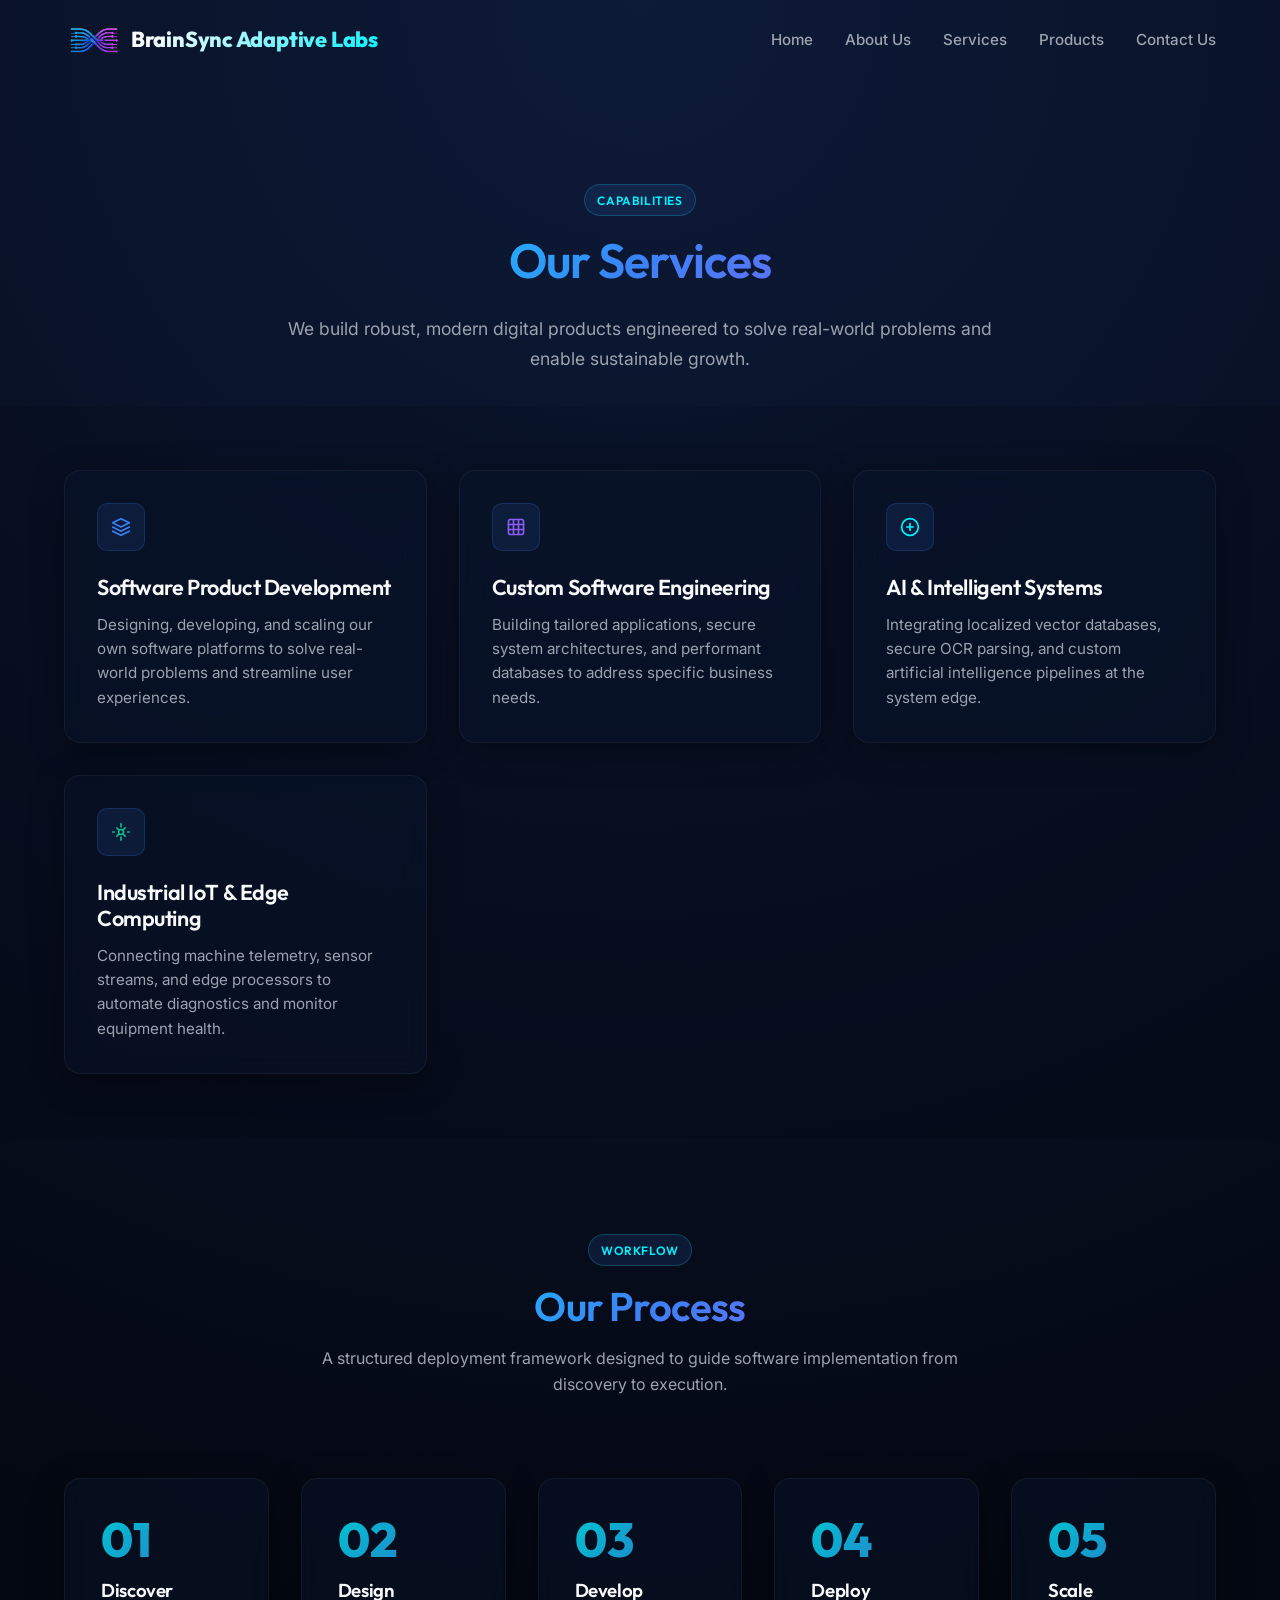
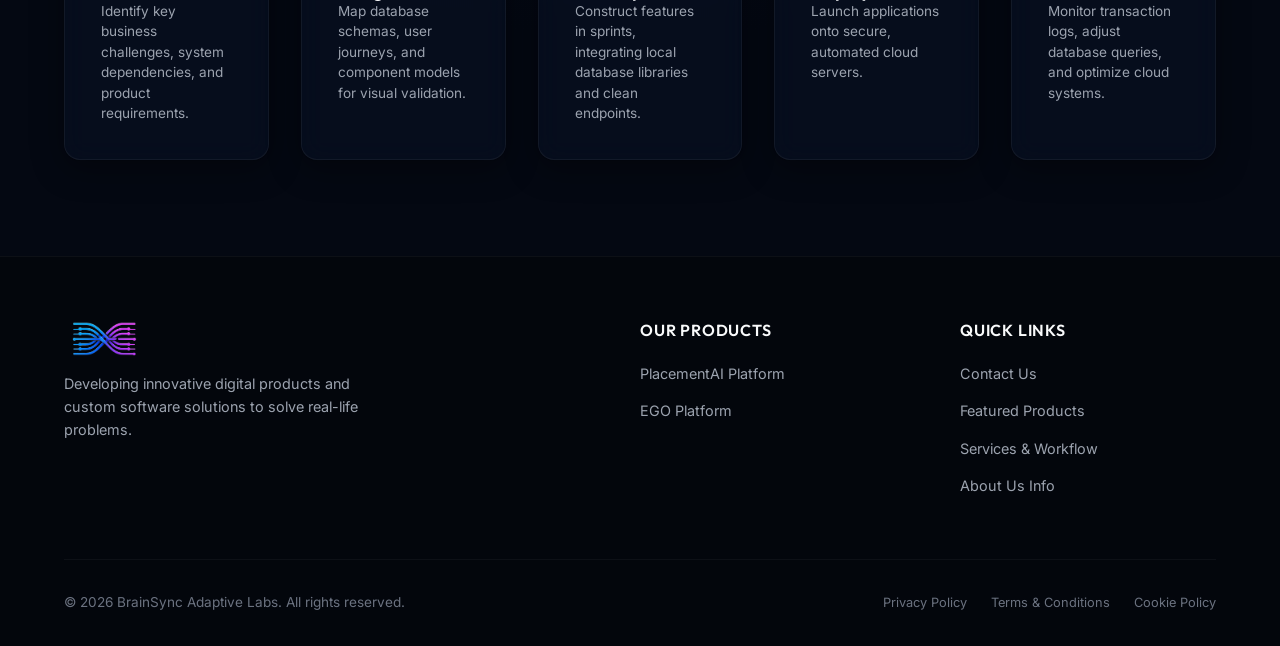
<file: services.html>
<!DOCTYPE html>
<html lang="en">
<head>
  <meta charset="UTF-8">
  <meta name="viewport" content="width=device-width, initial-scale=1.0">
  <title>Services & Process | BrainSync Adaptive Labs</title>
  <meta name="description" content="Explore the custom software engineering, SaaS engineering, AI integration services and development process at BrainSync Adaptive Labs.">
  <link rel="preconnect" href="https://fonts.googleapis.com">
  <link rel="preconnect" href="https://fonts.gstatic.com" crossorigin>
  <link rel="icon" type="image/png" href="assets/favicon.png">
  <link rel="stylesheet" href="css/styles.css">
  <link rel="stylesheet" href="css/components.css">
</head>
<body>

  <!-- Header Navigation -->
  <header id="main-header" class="scrolled">
    <div class="container nav-container">
      <a href="index.html" class="logo" id="header-logo">
        <img src="assets/logo-design.png" alt="BrainSync Logo" style="height: 26px; margin-right: 0.5rem;">
        BrainSync Adaptive Labs
      </a>
      <nav>
        <ul class="nav-links">
          <li><a href="index.html" id="nav-link-home">Home</a></li>
          <li><a href="about.html" id="nav-link-about">About Us</a></li>
          <li><a href="services.html" id="nav-link-services" class="active">Services</a></li>
          <li><a href="products.html" id="nav-link-products">Products</a></li>
          <li><a href="contact.html" id="nav-link-contact">Contact Us</a></li>
        </ul>
      </nav>

    </div>
  </header>

  <!-- Main Content -->
  <main style="padding-top: 120px;">
    
    <!-- Hero Segment -->
    <section class="section-padding" style="padding: 4rem 0 2rem;">
      <div class="container" style="text-align: center; max-width: 800px;">
        <div class="badge">Capabilities</div>
        <h1 class="gradient-text" style="font-size: 3rem; margin-bottom: 1.5rem;">Our Services</h1>
        <p style="color: var(--text-secondary); font-size: 1.1rem; line-height: 1.7;">
          We build robust, modern digital products engineered to solve real-world problems and enable sustainable growth.
        </p>
      </div>
    </section>

    <!-- Services Grid Section -->
    <section class="section-padding" style="padding: 4rem 0; background: rgba(4, 8, 18, 0.2);">
      <div class="container">
        
        <div class="services-grid reveal active" style="display: grid; grid-template-columns: repeat(auto-fit, minmax(280px, 1fr)); gap: 2rem;" id="services-grid-block">
          
          <!-- Software Product Development -->
          <div class="service-card glass">
            <div class="service-card-icon" style="color: var(--color-primary);">
              <svg width="20" height="20" viewBox="0 0 24 24" fill="none" stroke="currentColor" stroke-width="2" stroke-linecap="round" stroke-linejoin="round">
                <path d="M12 2L2 7l10 5 10-5-10-5zM2 17l10 5 10-5M2 12l10 5 10-5"></path>
              </svg>
            </div>
            <h3 style="font-size: 1.35rem; margin-top: 1.5rem; margin-bottom: 0.75rem;">Software Product Development</h3>
            <p style="color: var(--text-secondary); font-size: 0.95rem; line-height: 1.6;">
              Designing, developing, and scaling our own software platforms to solve real-world problems and streamline user experiences.
            </p>
          </div>

          <!-- Custom Software Engineering -->
          <div class="service-card glass">
            <div class="service-card-icon" style="color: var(--color-secondary);">
              <svg width="20" height="20" viewBox="0 0 24 24" fill="none" stroke="currentColor" stroke-width="2" stroke-linecap="round" stroke-linejoin="round">
                <rect x="3" y="3" width="18" height="18" rx="2" ry="2"></rect>
                <line x1="9" y1="3" x2="9" y2="21"></line>
                <line x1="15" y1="3" x2="15" y2="21"></line>
                <line x1="3" y1="9" x2="21" y2="9"></line>
                <line x1="3" y1="15" x2="21" y2="15"></line>
              </svg>
            </div>
            <h3 style="font-size: 1.35rem; margin-top: 1.5rem; margin-bottom: 0.75rem;">Custom Software Engineering</h3>
            <p style="color: var(--text-secondary); font-size: 0.95rem; line-height: 1.6;">
              Building tailored applications, secure system architectures, and performant databases to address specific business needs.
            </p>
          </div>

          <!-- AI & Intelligent Systems -->
          <div class="service-card glass">
            <div class="service-card-icon" style="color: var(--color-accent);">
              <svg width="20" height="20" viewBox="0 0 24 24" fill="none" stroke="currentColor" stroke-width="2" stroke-linecap="round" stroke-linejoin="round">
                <circle cx="12" cy="12" r="10"></circle>
                <path d="M8 12h8M12 8v8"></path>
              </svg>
            </div>
            <h3 style="font-size: 1.35rem; margin-top: 1.5rem; margin-bottom: 0.75rem;">AI & Intelligent Systems</h3>
            <p style="color: var(--text-secondary); font-size: 0.95rem; line-height: 1.6;">
              Integrating localized vector databases, secure OCR parsing, and custom artificial intelligence pipelines at the system edge.
            </p>
          </div>

          <!-- Industrial IoT & Edge Computing -->
          <div class="service-card glass">
            <div class="service-card-icon" style="color: var(--color-success);">
              <svg width="20" height="20" viewBox="0 0 24 24" fill="none" stroke="currentColor" stroke-width="2" stroke-linecap="round" stroke-linejoin="round">
                <circle cx="12" cy="12" r="3"></circle>
                <path d="M12 2v4M12 18v4M4 12H2m20 0h-2M17 17l-3-3M7 7l3 3M17 7l-3 3M7 17l3-3"></path>
              </svg>
            </div>
            <h3 style="font-size: 1.35rem; margin-top: 1.5rem; margin-bottom: 0.75rem;">Industrial IoT & Edge Computing</h3>
            <p style="color: var(--text-secondary); font-size: 0.95rem; line-height: 1.6;">
              Connecting machine telemetry, sensor streams, and edge processors to automate diagnostics and monitor equipment health.
            </p>
          </div>

        </div>

      </div>
    </section>

    <!-- Our Process Section -->
    <section class="section-padding" style="padding: 6rem 0;">
      <div class="container">
        
        <div class="reveal active" style="text-align: center; max-width: 700px; margin: 0 auto 5rem;" id="process-section-header">
          <div class="badge">Workflow</div>
          <h2 class="gradient-text" style="font-size: 2.5rem; margin-bottom: 1rem;">Our Process</h2>
          <p style="color: var(--text-secondary);">
            A structured deployment framework designed to guide software implementation from discovery to execution.
          </p>
        </div>

        <div class="process-grid reveal active" style="grid-template-columns: repeat(5, 1fr);" id="process-grid-cols">
          
          <!-- Discover -->
          <div class="process-step-card glass">
            <div class="process-number">01</div>
            <h3>Discover</h3>
            <p style="color: var(--text-secondary); font-size: 0.85rem; line-height: 1.5;">
              Identify key business challenges, system dependencies, and product requirements.
            </p>
          </div>

          <!-- Design -->
          <div class="process-step-card glass">
            <div class="process-number">02</div>
            <h3>Design</h3>
            <p style="color: var(--text-secondary); font-size: 0.85rem; line-height: 1.5;">
              Map database schemas, user journeys, and component models for visual validation.
            </p>
          </div>

          <!-- Develop -->
          <div class="process-step-card glass">
            <div class="process-number">03</div>
            <h3>Develop</h3>
            <p style="color: var(--text-secondary); font-size: 0.85rem; line-height: 1.5;">
              Construct features in sprints, integrating local database libraries and clean endpoints.
            </p>
          </div>

          <!-- Deploy -->
          <div class="process-step-card glass">
            <div class="process-number">04</div>
            <h3>Deploy</h3>
            <p style="color: var(--text-secondary); font-size: 0.85rem; line-height: 1.5;">
              Launch applications onto secure, automated cloud servers.
            </p>
          </div>

          <!-- Scale -->
          <div class="process-step-card glass">
            <div class="process-number">05</div>
            <h3>Scale</h3>
            <p style="color: var(--text-secondary); font-size: 0.85rem; line-height: 1.5;">
              Monitor transaction logs, adjust database queries, and optimize cloud systems.
            </p>
          </div>

        </div>

      </div>
    </section>

  </main>

  <!-- Footer Section -->
  <footer>
    <div class="container">
      <div class="footer-grid" id="footer-top-grid">
        <div class="footer-brand" id="footer-brand-info">
          <img src="assets/logo-design.png" alt="BrainSync Logo" style="height: 35px; border-radius: 4px; margin-bottom: 1rem; display: block;">
          <p>
            Developing innovative digital products and custom software solutions to solve real-life problems.
          </p>
        </div>
        <div class="footer-links" id="footer-nav-col">
          <h4>Our Products</h4>
          <ul>
            <li><a href="products.html">PlacementAI Platform</a></li>
            <li><a href="products.html#ego-product-section">EGO Platform</a></li>
          </ul>
        </div>
        <div class="footer-links" id="footer-legal-col">
          <h4>Quick Links</h4>
          <ul>
            <li><a href="contact.html">Contact Us</a></li>
            <li><a href="index.html#featured-product">Featured Products</a></li>
            <li><a href="services.html">Services & Workflow</a></li>
            <li><a href="about.html">About Us Info</a></li>
          </ul>
        </div>
      </div>
      <div class="footer-bottom" id="footer-bottom-bar">
        <div>&copy; 2026 BrainSync Adaptive Labs. All rights reserved.</div>
        <div style="display: flex; gap: 1.5rem; font-size: 0.8rem; flex-wrap: wrap;">
          <a href="privacy.html">Privacy Policy</a>
          <a href="terms.html">Terms & Conditions</a>
          <a href="cookies.html">Cookie Policy</a>
        </div>

      </div>
    </div>
  </footer>

  <!-- Scripts -->
  <script type="module" src="js/main.js"></script>
</body>
</html>
</file>
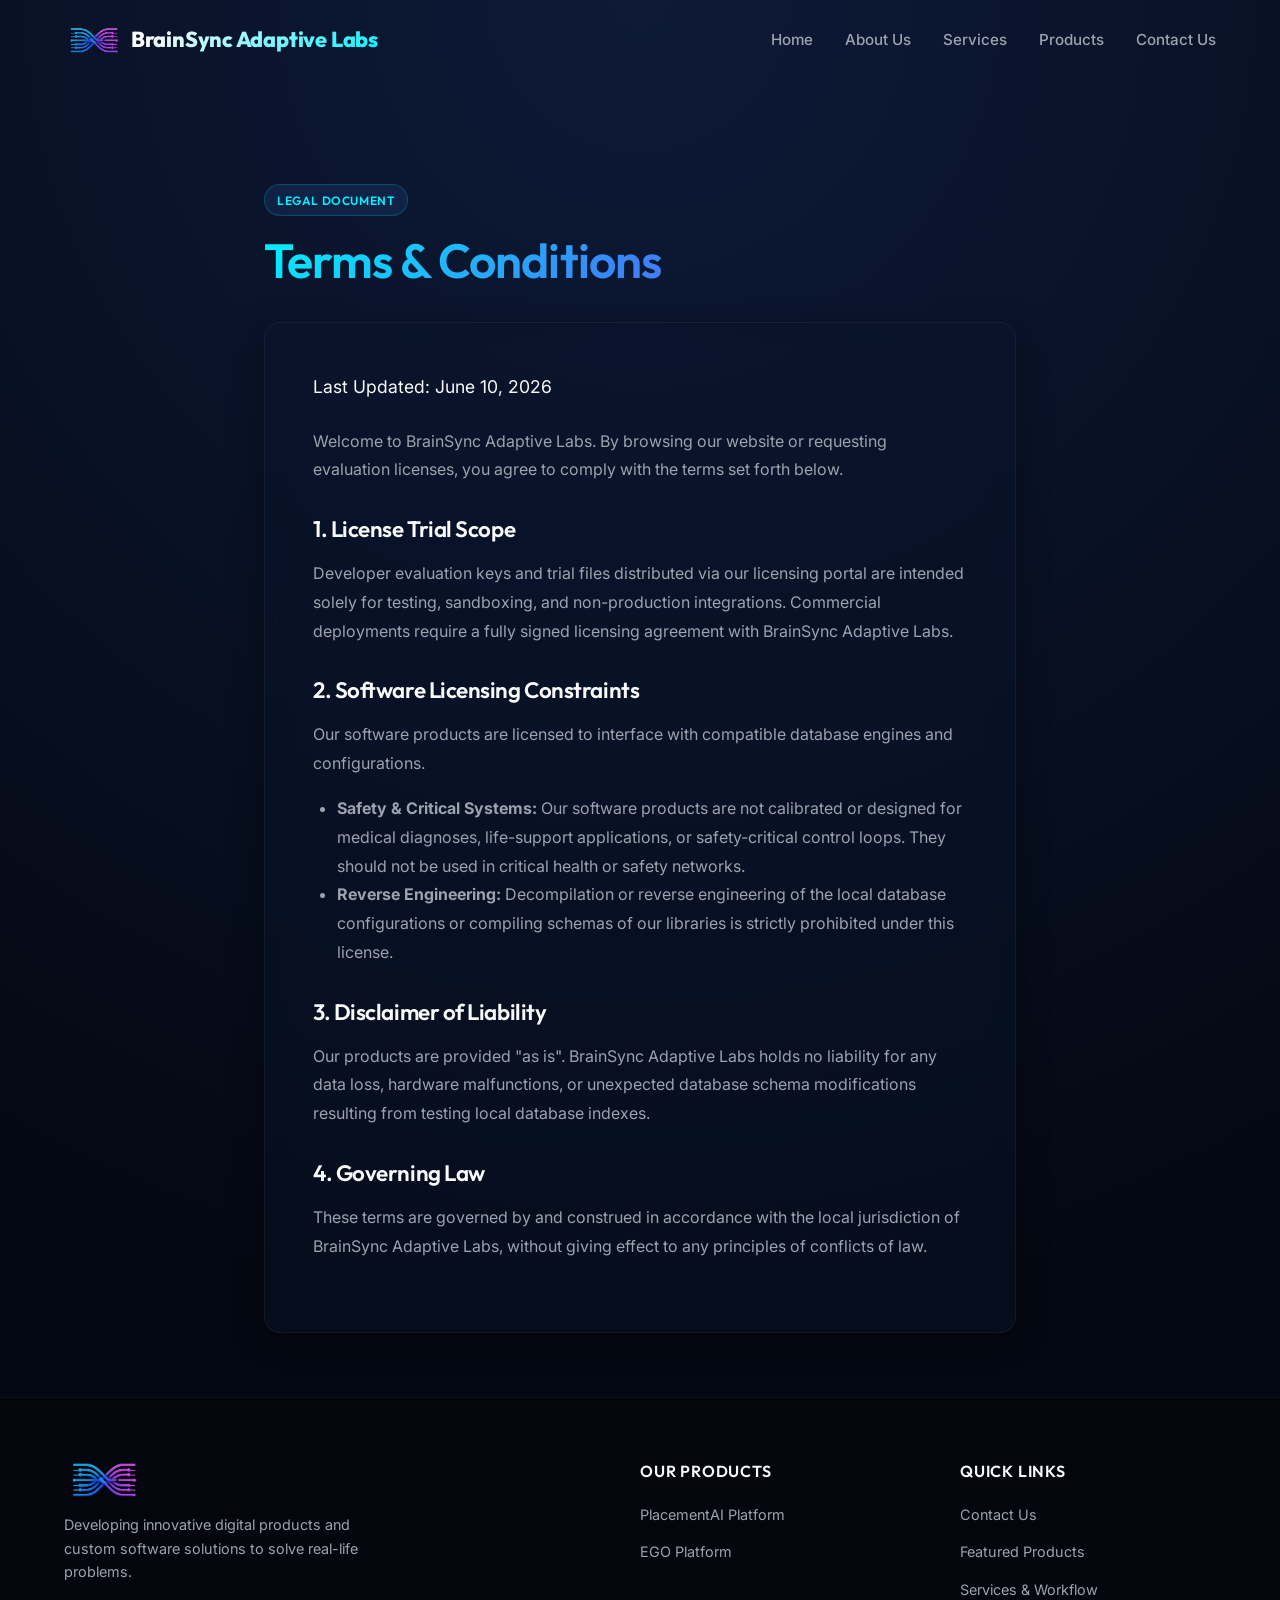
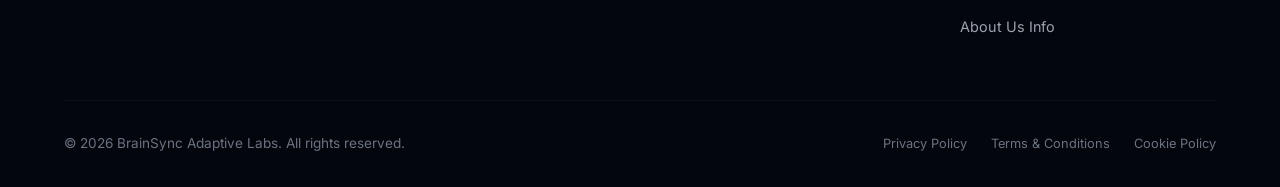
<file: terms.html>
<!DOCTYPE html>
<html lang="en">
<head>
  <meta charset="UTF-8">
  <meta name="viewport" content="width=device-width, initial-scale=1.0">
  <title>Terms & Conditions | BrainSync Adaptive Labs</title>
  <meta name="description" content="Terms & Conditions and software licensing guidelines for BrainSync Adaptive Labs.">
  <link rel="preconnect" href="https://fonts.googleapis.com">
  <link rel="preconnect" href="https://fonts.gstatic.com" crossorigin>
  <link rel="icon" type="image/png" href="assets/favicon.png">
  <link rel="stylesheet" href="css/styles.css">
  <link rel="stylesheet" href="css/components.css">
</head>
<body>

  <!-- Header Navigation -->
  <header id="main-header" class="scrolled">
    <div class="container nav-container">
      <a href="index.html" class="logo" id="header-logo">
        <img src="assets/logo-design.png" alt="BrainSync Logo" style="height: 26px; margin-right: 0.5rem;">
        BrainSync Adaptive Labs
      </a>
      <nav>
        <ul class="nav-links">
          <li><a href="index.html" id="nav-link-home">Home</a></li>
          <li><a href="about.html" id="nav-link-about">About Us</a></li>
          <li><a href="services.html" id="nav-link-services">Services</a></li>
          <li><a href="products.html" id="nav-link-products">Products</a></li>
          <li><a href="contact.html" id="nav-link-contact">Contact Us</a></li>
        </ul>
      </nav>

    </div>
  </header>

  <!-- Main Content -->
  <main style="padding-top: 120px;">
    
    <section class="section-padding" style="padding: 4rem 0;">
      <div class="container" style="max-width: 800px;">
        <div class="badge">Legal Document</div>
        <h1 class="gradient-text" style="font-size: 3rem; margin-bottom: 2rem;">Terms & Conditions</h1>
        
        <div class="glass" style="padding: 3rem; line-height: 1.8; color: var(--text-secondary);">
          <p style="color: var(--text-primary); margin-bottom: 1.5rem; font-size: 1.1rem;">
            Last Updated: June 10, 2026
          </p>

          <p style="margin-bottom: 1.5rem;">
            Welcome to BrainSync Adaptive Labs. By browsing our website or requesting evaluation licenses, you agree to comply with the terms set forth below.
          </p>

          <h3 style="color: var(--text-primary); margin: 2rem 0 1rem; font-size: 1.4rem;">1. License Trial Scope</h3>
          <p style="margin-bottom: 1.5rem;">
            Developer evaluation keys and trial files distributed via our licensing portal are intended solely for testing, sandboxing, and non-production integrations. Commercial deployments require a fully signed licensing agreement with BrainSync Adaptive Labs.
          </p>

          <h3 style="color: var(--text-primary); margin: 2rem 0 1rem; font-size: 1.4rem;">2. Software Licensing Constraints</h3>
          <p style="margin-bottom: 1rem;">
            Our software products are licensed to interface with compatible database engines and configurations.
          </p>
          <ul style="margin-bottom: 1.5rem; padding-left: 1.5rem;">
            <li><strong>Safety & Critical Systems:</strong> Our software products are not calibrated or designed for medical diagnoses, life-support applications, or safety-critical control loops. They should not be used in critical health or safety networks.</li>
            <li><strong>Reverse Engineering:</strong> Decompilation or reverse engineering of the local database configurations or compiling schemas of our libraries is strictly prohibited under this license.</li>
          </ul>

          <h3 style="color: var(--text-primary); margin: 2rem 0 1rem; font-size: 1.4rem;">3. Disclaimer of Liability</h3>
          <p style="margin-bottom: 1.5rem;">
            Our products are provided "as is". BrainSync Adaptive Labs holds no liability for any data loss, hardware malfunctions, or unexpected database schema modifications resulting from testing local database indexes.
          </p>

          <h3 style="color: var(--text-primary); margin: 2rem 0 1rem; font-size: 1.4rem;">4. Governing Law</h3>
          <p style="margin-bottom: 1.5rem;">
            These terms are governed by and construed in accordance with the local jurisdiction of BrainSync Adaptive Labs, without giving effect to any principles of conflicts of law.
          </p>
        </div>
      </div>
    </section>

  </main>

  <!-- Footer Section -->
  <footer>
    <div class="container">
      <div class="footer-grid" id="footer-top-grid">
        <div class="footer-brand" id="footer-brand-info">
          <img src="assets/logo-design.png" alt="BrainSync Logo" style="height: 35px; border-radius: 4px; margin-bottom: 1rem; display: block;">
          <p>
            Developing innovative digital products and custom software solutions to solve real-life problems.
          </p>
        </div>
        <div class="footer-links" id="footer-nav-col">
          <h4>Our Products</h4>
          <ul>
            <li><a href="products.html">PlacementAI Platform</a></li>
            <li><a href="products.html#ego-product-section">EGO Platform</a></li>
          </ul>
        </div>
        <div class="footer-links" id="footer-legal-col">
          <h4>Quick Links</h4>
          <ul>
            <li><a href="contact.html">Contact Us</a></li>
            <li><a href="index.html#featured-product">Featured Products</a></li>
            <li><a href="services.html">Services & Workflow</a></li>
            <li><a href="about.html">About Us Info</a></li>
          </ul>
        </div>
      </div>
      <div class="footer-bottom" id="footer-bottom-bar">
        <div>&copy; 2026 BrainSync Adaptive Labs. All rights reserved.</div>
        <div style="display: flex; gap: 1.5rem; font-size: 0.8rem; flex-wrap: wrap;">
          <a href="privacy.html">Privacy Policy</a>
          <a href="terms.html">Terms & Conditions</a>
          <a href="cookies.html">Cookie Policy</a>
        </div>
      </div>
    </div>
  </footer>

  <!-- Scripts -->
  <script type="module" src="js/main.js"></script>
</body>
</html>
</file>
<file: css/styles.css>
@import url('https://fonts.googleapis.com/css2?family=Fira+Code:wght@400;500&family=Inter:wght@300;400;500;600;700&family=Outfit:wght@300;400;500;600;700;800&display=swap');

:root {
  --font-sans: 'Inter', system-ui, -apple-system, sans-serif;
  --font-display: 'Outfit', var(--font-sans);
  --font-mono: 'Fira Code', monospace;

  /* Color Palette - Cybernetic Neuro-space theme */
  --bg-darker: #040812;
  --bg-dark: #070d1e;
  --bg-card: rgba(10, 20, 42, 0.45);
  --bg-card-hover: rgba(16, 32, 64, 0.6);
  --border-color: rgba(255, 255, 255, 0.05);
  --border-glow: rgba(59, 130, 246, 0.15);

  --color-primary: #3B82F6;
  --color-primary-rgb: 59, 130, 246;
  --color-secondary: #8B5CF6;
  --color-secondary-rgb: 139, 92, 246;
  --color-accent: #00F2FE;
  --color-accent-rgb: 0, 242, 254;
  --color-success: #10B981;
  --color-success-rgb: 16, 185, 129;
  --color-warning: #F59E0B;
  --color-warning-rgb: 245, 158, 11;
  --color-danger: #EF4444;
  --color-danger-rgb: 239, 68, 68;

  --text-primary: #F9FAFB;
  --text-secondary: #9CA3AF;
  --text-muted: #6B7280;

  --transition-fast: 0.15s cubic-bezier(0.4, 0, 0.2, 1);
  --transition-normal: 0.3s cubic-bezier(0.4, 0, 0.2, 1);
  --transition-slow: 0.5s cubic-bezier(0.4, 0, 0.2, 1);
  --transition-bounce: 0.5s cubic-bezier(0.175, 0.885, 0.32, 1.275);
}

/* Base resets */
* {
  margin: 0;
  padding: 0;
  box-sizing: border-box;
  outline: none;
}

html {
  scroll-behavior: smooth;
  font-size: 16px;
  background-color: var(--bg-darker);
  color: var(--text-primary);
  font-family: var(--font-sans);
}

body {
  overflow-x: hidden;
  background: radial-gradient(circle at 50% 0%, #0d1a38 0%, var(--bg-darker) 70%);
  min-height: 100vh;
  line-height: 1.6;
  -webkit-font-smoothing: antialiased;
}

/* Custom Scrollbar */
::-webkit-scrollbar {
  width: 8px;
  height: 8px;
}
::-webkit-scrollbar-track {
  background: var(--bg-darker);
}
::-webkit-scrollbar-thumb {
  background: rgba(59, 130, 246, 0.15);
  border-radius: 4px;
  border: 1px solid rgba(255, 255, 255, 0.03);
}
::-webkit-scrollbar-thumb:hover {
  background: rgba(59, 130, 246, 0.3);
}

/* Typography elements */
h1, h2, h3, h4, h5, h6 {
  font-family: var(--font-display);
  font-weight: 600;
  letter-spacing: -0.02em;
  color: var(--text-primary);
  line-height: 1.2;
}

a {
  text-decoration: none;
  color: inherit;
  transition: var(--transition-fast);
}

button, input, textarea {
  font-family: inherit;
}

/* Custom Selection */
::selection {
  background: rgba(0, 242, 254, 0.25);
  color: var(--text-primary);
}

/* Layout Utilities */
.container {
  width: 100%;
  max-width: 1200px;
  margin: 0 auto;
  padding: 0 1.5rem;
}

.section-padding {
  padding: 8rem 0;
}

@media (max-width: 768px) {
  .section-padding {
    padding: 5rem 0;
  }
}

/* Flex & Grid Utilities */
.flex-center {
  display: flex;
  align-items: center;
  justify-content: center;
}

.grid-cols-2 {
  display: grid;
  grid-template-columns: repeat(2, 1fr);
  gap: 2.5rem;
}

.grid-cols-3 {
  display: grid;
  grid-template-columns: repeat(3, 1fr);
  gap: 2rem;
}

@media (max-width: 992px) {
  .grid-cols-3 {
    grid-template-columns: repeat(2, 1fr);
  }
}

@media (max-width: 768px) {
  .grid-cols-2, .grid-cols-3 {
    grid-template-columns: 1fr;
    gap: 1.5rem;
  }
}

/* Visual FX Utilities */
.glass {
  background: var(--bg-card);
  backdrop-filter: blur(12px);
  -webkit-backdrop-filter: blur(12px);
  border: 1px solid var(--border-color);
  box-shadow: 0 8px 32px 0 rgba(0, 0, 0, 0.37);
  border-radius: 16px;
  transition: var(--transition-normal);
}

.glass:hover {
  border-color: rgba(59, 130, 246, 0.25);
  box-shadow: 0 8px 32px 0 rgba(59, 130, 246, 0.1);
  background: var(--bg-card-hover);
}

.gradient-text {
  background: linear-gradient(135deg, var(--color-accent) 0%, var(--color-primary) 50%, var(--color-secondary) 100%);
  -webkit-background-clip: text;
  background-clip: text;
  -webkit-text-fill-color: transparent;
  color: transparent;
}

.glow-btn {
  position: relative;
  display: inline-flex;
  align-items: center;
  justify-content: center;
  padding: 0.8rem 1.8rem;
  font-family: var(--font-display);
  font-size: 0.95rem;
  font-weight: 500;
  border-radius: 12px;
  background: linear-gradient(135deg, rgba(59, 130, 246, 0.2) 0%, rgba(139, 92, 246, 0.2) 100%);
  border: 1px solid rgba(59, 130, 246, 0.4);
  color: var(--text-primary);
  cursor: pointer;
  overflow: hidden;
  transition: var(--transition-normal);
  gap: 0.5rem;
  letter-spacing: 0.03em;
}

.glow-btn::before {
  content: '';
  position: absolute;
  top: 0;
  left: -100%;
  width: 100%;
  height: 100%;
  background: linear-gradient(
    90deg,
    transparent,
    rgba(255, 255, 255, 0.15),
    transparent
  );
  transition: 0.5s;
}

.glow-btn:hover::before {
  left: 100%;
}

.glow-btn:hover {
  background: linear-gradient(135deg, rgba(59, 130, 246, 0.4) 0%, rgba(139, 92, 246, 0.4) 100%);
  border-color: var(--color-accent);
  box-shadow: 0 0 20px rgba(0, 242, 254, 0.35);
  transform: translateY(-2px);
}

.glow-btn:active {
  transform: translateY(0);
}

.glow-btn-primary {
  background: linear-gradient(135deg, var(--color-primary) 0%, var(--color-secondary) 100%);
  border: none;
}

.glow-btn-primary:hover {
  background: linear-gradient(135deg, #2563EB 0%, #7C3AED 100%);
  box-shadow: 0 0 25px rgba(139, 92, 246, 0.5);
}

/* Animations */
@keyframes float {
  0% { transform: translateY(0px); }
  50% { transform: translateY(-10px); }
  100% { transform: translateY(0px); }
}

@keyframes pulse-glow {
  0% { box-shadow: 0 0 0 0 rgba(59, 130, 246, 0.4); }
  70% { box-shadow: 0 0 0 10px rgba(59, 130, 246, 0); }
  100% { box-shadow: 0 0 0 0 rgba(59, 130, 246, 0); }
}

.float-element {
  animation: float 6s ease-in-out infinite;
}

/* Reveal on scroll styling */
.reveal {
  opacity: 0;
  transform: translateY(30px);
  transition: opacity var(--transition-slow), transform var(--transition-slow);
}

.reveal.active {
  opacity: 1;
  transform: translateY(0);
}

/* Badge style */
.badge {
  display: inline-flex;
  align-items: center;
  padding: 0.35rem 0.75rem;
  font-family: var(--font-display);
  font-size: 0.75rem;
  font-weight: 600;
  text-transform: uppercase;
  letter-spacing: 0.05em;
  border-radius: 50px;
  background: rgba(59, 130, 246, 0.12);
  color: var(--color-accent);
  border: 1px solid rgba(0, 242, 254, 0.2);
  margin-bottom: 1rem;
}
</file>
<file: css/components.css>
/* Navigation Header */
header {
  position: fixed;
  top: 0;
  left: 0;
  width: 100%;
  z-index: 100;
  padding: 1.2rem 0;
  transition: var(--transition-normal);
  border-bottom: 1px solid transparent;
}

header.scrolled {
  padding: 0.8rem 0;
  background: rgba(4, 8, 18, 0.8);
  backdrop-filter: blur(16px);
  -webkit-backdrop-filter: blur(16px);
  border-bottom: 1px solid rgba(255, 255, 255, 0.05);
  box-shadow: 0 4px 20px rgba(0, 0, 0, 0.3);
}

.nav-container {
  display: flex;
  justify-content: space-between;
  align-items: center;
}

.logo {
  display: flex;
  align-items: center;
  justify-content: flex-start;
  padding: 0.2rem 0;
  font-family: var(--font-display);
  font-size: 1.35rem;
  font-weight: 800;
  text-decoration: none;
  background: linear-gradient(135deg, var(--text-primary) 30%, var(--color-accent) 100%);
  -webkit-background-clip: text;
  -webkit-text-fill-color: transparent;
  background-clip: text;
  color: transparent;
  transition: var(--transition-normal);
  letter-spacing: -0.01em;
}

header.scrolled .logo {
  font-size: 1.25rem;
}

.logo:hover {
  filter: drop-shadow(0 0 8px rgba(0, 242, 254, 0.45));
}

.nav-links {
  display: flex;
  align-items: center;
  gap: 2rem;
  list-style: none;
}

.nav-links a {
  font-size: 0.95rem;
  color: var(--text-secondary);
  font-weight: 500;
  position: relative;
  padding: 0.25rem 0;
}

.nav-links a:hover {
  color: var(--text-primary);
}

.nav-links a::after {
  content: '';
  position: absolute;
  bottom: 0;
  left: 0;
  width: 0;
  height: 2px;
  background: linear-gradient(90deg, var(--color-accent), var(--color-primary));
  transition: var(--transition-normal);
}

.nav-links a:hover::after {
  width: 100%;
}

.menu-btn {
  display: none;
  background: none;
  border: none;
  color: var(--text-primary);
  font-size: 1.5rem;
  cursor: pointer;
}

@media (max-width: 768px) {
  .nav-links {
    display: none; /* We will toggle with JS if required, or keep minimal for design focus */
  }
  .menu-btn {
    display: block;
  }
}

/* Hero Section */
.hero {
  position: relative;
  min-height: 100vh;
  display: flex;
  align-items: center;
  padding-top: 6rem;
  overflow: hidden;
}

#particles-canvas {
  position: absolute;
  top: 0;
  left: 0;
  width: 100%;
  height: 100%;
  z-index: 1;
  pointer-events: all;
}

.hero-grid-container {
  display: flex;
  flex-direction: column;
  align-items: center;
  justify-content: center;
  text-align: center;
  position: relative;
  z-index: 2;
  width: 100%;
  max-width: 900px;
  margin: 0 auto;
}

.hero-content {
  text-align: center;
  display: flex;
  flex-direction: column;
  align-items: center;
  justify-content: center;
}

.hero-title {
  font-size: 3.8rem;
  line-height: 1.15;
  font-weight: 800;
  margin-bottom: 1.5rem;
  max-width: 800px;
}

.hero-desc {
  font-size: 1.15rem;
  color: var(--text-secondary);
  margin-bottom: 2.5rem;
  max-width: 720px;
  line-height: 1.6;
}

.hero-actions {
  display: flex;
  gap: 1rem;
  justify-content: center;
}

.hero-visual {
  display: flex;
  justify-content: center;
  align-items: center;
}

.hero-logo-frame {
  padding: 0.6rem;
  border-radius: 20px;
  background: rgba(4, 8, 18, 0.85);
  border: 1px solid rgba(255, 255, 255, 0.08);
  box-shadow: 0 20px 50px rgba(0, 0, 0, 0.6), 
              0 0 40px rgba(139, 92, 246, 0.2), 
              0 0 80px rgba(0, 242, 254, 0.15);
  overflow: hidden;
  max-width: 440px;
  width: 100%;
  transition: var(--transition-slow);
}

.hero-logo-frame:hover {
  border-color: rgba(0, 242, 254, 0.4);
  box-shadow: 0 20px 60px rgba(0, 0, 0, 0.8), 
              0 0 50px rgba(139, 92, 246, 0.35), 
              0 0 100px rgba(0, 242, 254, 0.25);
  transform: scale(1.03) translateY(-8px);
}

.hero-logo-frame img {
  width: 100%;
  height: auto;
  display: block;
  border-radius: 14px;
}

@media (max-width: 992px) {
  .hero-grid-container {
    grid-template-columns: 1fr;
    text-align: center;
    gap: 3rem;
  }
  .hero-content {
    text-align: center;
  }
  .hero-title {
    font-size: 2.8rem;
  }
  .hero-desc {
    margin-left: auto;
    margin-right: auto;
    font-size: 1rem;
  }
  .hero-actions {
    justify-content: center;
  }
  .hero-logo-frame {
    max-width: 320px;
  }
}

@media (max-width: 576px) {
  .hero-title {
    font-size: 2.2rem;
  }
  .hero-actions {
    flex-direction: column;
    align-items: stretch;
  }
}

/* Cognitive Workload Simulator Widget */
.sim-grid {
  display: grid;
  grid-template-columns: 350px 1fr;
  gap: 2rem;
  align-items: stretch;
}

@media (max-width: 992px) {
  .sim-grid {
    grid-template-columns: 1fr;
  }
}

.sim-panel {
  padding: 2.5rem;
  display: flex;
  flex-direction: column;
  justify-content: space-between;
}

.sim-panel h3 {
  font-size: 1.8rem;
  margin-bottom: 0.75rem;
}

.sim-panel p {
  color: var(--text-secondary);
  font-size: 0.95rem;
  margin-bottom: 2rem;
}

.slider-container {
  margin-top: 1.5rem;
  padding: 1.5rem 0;
}

.slider-labels {
  display: flex;
  justify-content: space-between;
  font-size: 0.75rem;
  font-family: var(--font-display);
  font-weight: 600;
  color: var(--text-muted);
  text-transform: uppercase;
  letter-spacing: 0.05em;
  margin-bottom: 0.5rem;
}

.workload-slider {
  -webkit-appearance: none;
  appearance: none;
  width: 100%;
  height: 6px;
  border-radius: 3px;
  background: rgba(255, 255, 255, 0.1);
  outline: none;
  cursor: pointer;
  transition: background 0.3s;
}

.workload-slider::-webkit-slider-thumb {
  -webkit-appearance: none;
  appearance: none;
  width: 20px;
  height: 20px;
  border-radius: 50%;
  background: var(--color-primary);
  border: 2px solid var(--text-primary);
  box-shadow: 0 0 15px rgba(59, 130, 246, 0.8);
  cursor: pointer;
  transition: transform 0.1s, background-color 0.3s, box-shadow 0.3s;
}

.workload-slider::-webkit-slider-thumb:hover {
  transform: scale(1.2);
}

/* State changes for simulator slider thumb */
.sim-state-rest::-webkit-slider-thumb {
  background: var(--color-success) !important;
  box-shadow: 0 0 15px rgba(16, 185, 129, 0.8) !important;
}

.sim-state-optimal::-webkit-slider-thumb {
  background: var(--color-primary) !important;
  box-shadow: 0 0 15px rgba(59, 130, 246, 0.8) !important;
}

.sim-state-stress::-webkit-slider-thumb {
  background: var(--color-danger) !important;
  box-shadow: 0 0 15px rgba(239, 68, 68, 0.8) !important;
}

/* Visualization Display Area */
.sim-display {
  padding: 2rem;
  min-height: 400px;
  display: flex;
  flex-direction: column;
  position: relative;
  overflow: hidden;
  border-radius: 16px;
  transition: all var(--transition-normal);
}

.sim-display-header {
  display: flex;
  justify-content: space-between;
  align-items: center;
  border-bottom: 1px solid rgba(255, 255, 255, 0.08);
  padding-bottom: 1rem;
  margin-bottom: 1.5rem;
}

.sim-display-title {
  display: flex;
  align-items: center;
  gap: 0.5rem;
  font-family: var(--font-display);
  font-weight: 600;
  font-size: 1.1rem;
}

.sim-display-title i {
  display: inline-block;
  width: 10px;
  height: 10px;
  border-radius: 50%;
}

.sim-display-metrics {
  display: flex;
  gap: 1.5rem;
  font-family: var(--font-mono);
  font-size: 0.85rem;
}

/* Simulated Adaptive UI States */

/* Calm / Rest State */
.sim-display.state-rest {
  border-color: rgba(16, 185, 129, 0.25);
  box-shadow: inset 0 0 40px rgba(16, 185, 129, 0.05), 0 8px 32px 0 rgba(0, 0, 0, 0.37);
}
.sim-display.state-rest .sim-indicator-dot {
  background: var(--color-success);
  box-shadow: 0 0 10px var(--color-success);
}
.sim-display.state-rest .metric-value {
  color: var(--color-success);
}

/* Optimal Flow State */
.sim-display.state-optimal {
  border-color: rgba(59, 130, 246, 0.25);
  box-shadow: inset 0 0 40px rgba(59, 130, 246, 0.05), 0 8px 32px 0 rgba(0, 0, 0, 0.37);
}
.sim-display.state-optimal .sim-indicator-dot {
  background: var(--color-primary);
  box-shadow: 0 0 10px var(--color-primary);
}
.sim-display.state-optimal .metric-value {
  color: var(--color-primary);
}

/* High Stress State */
.sim-display.state-stress {
  border-color: rgba(239, 68, 68, 0.3);
  box-shadow: inset 0 0 50px rgba(239, 68, 68, 0.08), 0 8px 32px 0 rgba(0, 0, 0, 0.37);
}
.sim-display.state-stress .sim-indicator-dot {
  background: var(--color-danger);
  box-shadow: 0 0 10px var(--color-danger);
  animation: pulse-glow 1s infinite;
}
.sim-display.state-stress .metric-value {
  color: var(--color-danger);
}

/* Inner Simulated Layout Elements */
.sim-content-area {
  flex-grow: 1;
  display: flex;
  flex-direction: column;
  justify-content: center;
  transition: all var(--transition-normal);
}

/* Rest layout: Minimalistic, calming, nature imagery / health logs */
.view-rest {
  text-align: center;
  max-width: 450px;
  margin: 0 auto;
}

.rest-orb {
  width: 120px;
  height: 120px;
  border-radius: 50%;
  background: radial-gradient(circle, rgba(16, 185, 129, 0.3) 0%, rgba(16, 185, 129, 0) 70%);
  margin: 0 auto 1.5rem;
  border: 1px solid rgba(16, 185, 129, 0.2);
  display: flex;
  align-items: center;
  justify-content: center;
  animation: float 6s ease-in-out infinite;
}

.rest-orb-inner {
  width: 70px;
  height: 70px;
  border-radius: 50%;
  background: rgba(16, 185, 129, 0.1);
  border: 1px dashed rgba(16, 185, 129, 0.4);
  animation: rotate 20s linear infinite;
}

@keyframes rotate {
  from { transform: rotate(0deg); }
  to { transform: rotate(360deg); }
}

.view-rest h4 {
  font-size: 1.4rem;
  margin-bottom: 0.5rem;
  color: var(--text-primary);
}

.view-rest p {
  color: var(--text-secondary);
  font-size: 0.9rem;
}

/* Optimal layout: High-tech control deck, synapse nodes, live code graph */
.view-optimal {
  display: grid;
  grid-template-columns: 1fr 1fr;
  gap: 1.5rem;
  height: 100%;
}

@media (max-width: 600px) {
  .view-optimal {
    grid-template-columns: 1fr;
  }
}

.opt-card {
  padding: 1.25rem;
  border-radius: 12px;
  background: rgba(255, 255, 255, 0.02);
  border: 1px solid rgba(255, 255, 255, 0.05);
}

.opt-card-title {
  font-family: var(--font-display);
  font-size: 0.85rem;
  text-transform: uppercase;
  color: var(--text-muted);
  letter-spacing: 0.05em;
  margin-bottom: 0.75rem;
  display: flex;
  justify-content: space-between;
}

/* Waveform simulation using SVG animation */
.waveform-svg {
  width: 100%;
  height: 60px;
}

.waveform-path {
  fill: none;
  stroke: var(--color-primary);
  stroke-width: 2;
  stroke-dasharray: 4 2;
  animation: dash 30s linear infinite;
}

@keyframes dash {
  to {
    stroke-dashoffset: -1000;
  }
}

.node-network {
  height: 120px;
  position: relative;
  overflow: hidden;
}

.node-item {
  position: absolute;
  width: 6px;
  height: 6px;
  background-color: var(--color-accent);
  border-radius: 50%;
  box-shadow: 0 0 8px var(--color-accent);
}

/* Stress layout: System overload defense warning, simple font zoom, alerts */
.view-stress {
  text-align: center;
  max-width: 500px;
  margin: 0 auto;
}

.stress-alert-box {
  background: rgba(239, 68, 68, 0.1);
  border: 1px solid rgba(239, 68, 68, 0.3);
  padding: 1.5rem;
  border-radius: 12px;
  margin-bottom: 1.5rem;
  animation: pulse-glow 1.5s infinite;
}

.stress-alert-box h4 {
  color: var(--color-danger);
  font-size: 1.2rem;
  margin-bottom: 0.5rem;
  text-transform: uppercase;
  letter-spacing: 0.05em;
}

.stress-alert-box p {
  color: var(--text-primary);
  font-size: 0.95rem;
}

.stress-actions-sim {
  display: flex;
  flex-direction: column;
  gap: 0.5rem;
  text-align: left;
  background: rgba(255, 255, 255, 0.02);
  border: 1px solid rgba(255, 255, 255, 0.05);
  padding: 1rem;
  border-radius: 8px;
  font-size: 0.85rem;
}

.stress-action-item {
  display: flex;
  align-items: center;
  gap: 0.5rem;
  color: var(--text-secondary);
}

.stress-action-item .checked {
  color: var(--color-success);
  font-weight: bold;
}

/* Product Section */
.product-card {
  padding: 2.5rem;
  position: relative;
  display: flex;
  flex-direction: column;
  height: 100%;
}

.product-icon {
  width: 48px;
  height: 48px;
  border-radius: 12px;
  background: linear-gradient(135deg, rgba(59, 130, 246, 0.1), rgba(139, 92, 246, 0.1));
  border: 1px solid rgba(59, 130, 246, 0.2);
  display: flex;
  align-items: center;
  justify-content: center;
  margin-bottom: 1.5rem;
  color: var(--color-accent);
}

.product-card h3 {
  font-size: 1.5rem;
  margin-bottom: 0.75rem;
}

.product-card p {
  color: var(--text-secondary);
  font-size: 0.95rem;
  margin-bottom: 1.5rem;
  flex-grow: 1;
}

.product-features {
  list-style: none;
  font-size: 0.85rem;
  color: var(--text-secondary);
  border-top: 1px solid rgba(255, 255, 255, 0.05);
  padding-top: 1.25rem;
  margin-bottom: 1.5rem;
}

.product-features li {
  margin-bottom: 0.5rem;
  display: flex;
  align-items: center;
  gap: 0.5rem;
}

.product-features li::before {
  content: '→';
  color: var(--color-accent);
}

.product-specs {
  max-height: 0;
  overflow: hidden;
  transition: max-height 0.4s ease-out;
  font-family: var(--font-mono);
  font-size: 0.8rem;
  background: rgba(4, 8, 18, 0.4);
  border-radius: 8px;
  padding: 0;
  color: var(--color-accent);
}

.product-card.expanded .product-specs {
  max-height: 200px;
  padding: 1rem;
  border: 1px solid rgba(255, 255, 255, 0.05);
  margin-bottom: 1rem;
}

.spec-line {
  margin-bottom: 0.25rem;
}

.spec-label {
  color: var(--text-muted);
}

.product-learn-more {
  background: none;
  border: none;
  color: var(--color-primary);
  font-family: var(--font-display);
  font-size: 0.9rem;
  font-weight: 600;
  cursor: pointer;
  display: inline-flex;
  align-items: center;
  gap: 0.25rem;
  padding: 0;
  text-align: left;
  transition: var(--transition-fast);
}

.product-learn-more:hover {
  color: var(--color-accent);
}

/* Research Timeline */
.research-timeline {
  position: relative;
  max-width: 800px;
  margin: 0 auto;
}

.research-timeline::before {
  content: '';
  position: absolute;
  top: 0;
  bottom: 0;
  left: 31px;
  width: 2px;
  background: linear-gradient(180deg, var(--color-primary), var(--color-secondary), transparent);
}

.timeline-item {
  position: relative;
  padding-left: 5rem;
  margin-bottom: 4rem;
}

.timeline-item:last-child {
  margin-bottom: 0;
}

.timeline-dot {
  position: absolute;
  left: 20px;
  top: 0;
  width: 24px;
  height: 24px;
  border-radius: 50%;
  background: var(--bg-darker);
  border: 2px solid var(--color-primary);
  box-shadow: 0 0 10px var(--color-primary);
  z-index: 2;
  transition: var(--transition-normal);
}

.timeline-item:hover .timeline-dot {
  background: var(--color-accent);
  border-color: var(--color-accent);
  box-shadow: 0 0 15px var(--color-accent);
  transform: scale(1.15);
}

.timeline-content {
  padding: 2rem;
}

.timeline-year {
  font-family: var(--font-display);
  font-size: 0.85rem;
  font-weight: 700;
  color: var(--color-accent);
  text-transform: uppercase;
  letter-spacing: 0.05em;
  margin-bottom: 0.5rem;
}

.timeline-content h3 {
  font-size: 1.4rem;
  margin-bottom: 0.75rem;
}

.timeline-content p {
  color: var(--text-secondary);
  font-size: 0.95rem;
}

/* Vision / Mission Section */
.vm-grid {
  display: grid;
  grid-template-columns: 1fr 1fr;
  gap: 3rem;
}

@media (max-width: 768px) {
  .vm-grid {
    grid-template-columns: 1fr;
    gap: 2rem;
  }
}

.vm-panel {
  padding: 3rem;
  position: relative;
  overflow: hidden;
}

.vm-panel::before {
  content: '';
  position: absolute;
  top: -50px;
  right: -50px;
  width: 150px;
  height: 150px;
  border-radius: 50%;
  background: radial-gradient(circle, rgba(139, 92, 246, 0.1) 0%, transparent 70%);
  pointer-events: none;
}

.vm-title {
  font-size: 1.8rem;
  margin-bottom: 1.5rem;
  display: flex;
  align-items: center;
  gap: 0.75rem;
}

.vm-title i {
  color: var(--color-secondary);
}

.vm-text {
  color: var(--text-secondary);
  font-size: 1rem;
  line-height: 1.7;
}

/* Core Portal Section & Interactive Terminal */
.portal-grid {
  display: grid;
  grid-template-columns: 1.2fr 1fr;
  gap: 3rem;
  align-items: start;
}

@media (max-width: 992px) {
  .portal-grid {
    grid-template-columns: 1fr;
    gap: 2rem;
  }
}

.portal-form-container {
  padding: 3rem;
}

.form-group {
  margin-bottom: 1.5rem;
}

.form-label {
  display: block;
  font-family: var(--font-display);
  font-size: 0.85rem;
  font-weight: 600;
  text-transform: uppercase;
  color: var(--text-secondary);
  margin-bottom: 0.5rem;
  letter-spacing: 0.05em;
}

.form-input, .form-textarea {
  width: 100%;
  background: rgba(4, 8, 18, 0.5);
  border: 1px solid rgba(255, 255, 255, 0.08);
  border-radius: 8px;
  padding: 0.85rem 1rem;
  color: var(--text-primary);
  font-size: 0.95rem;
  transition: var(--transition-normal);
}

.form-input:focus, .form-textarea:focus {
  border-color: var(--color-primary);
  box-shadow: 0 0 15px rgba(59, 130, 246, 0.15);
  background: rgba(4, 8, 18, 0.7);
}

.form-textarea {
  min-height: 150px;
  resize: vertical;
}

/* Terminal Widget Styling */
.terminal-card {
  background: #03060c;
  border: 1px solid rgba(255, 255, 255, 0.06);
  border-radius: 12px;
  overflow: hidden;
  box-shadow: 0 20px 40px rgba(0, 0, 0, 0.5);
}

.terminal-header {
  background: #060b14;
  padding: 0.75rem 1rem;
  display: flex;
  align-items: center;
  justify-content: space-between;
  border-bottom: 1px solid rgba(255, 255, 255, 0.04);
}

.terminal-dots {
  display: flex;
  gap: 0.35rem;
}

.terminal-dot-btn {
  width: 10px;
  height: 10px;
  border-radius: 50%;
}

.terminal-dot-btn.red { background: #ff5f56; }
.terminal-dot-btn.yellow { background: #ffbd2e; }
.terminal-dot-btn.green { background: #27c93f; }

.terminal-title {
  font-family: var(--font-mono);
  font-size: 0.75rem;
  color: var(--text-muted);
}

.terminal-body {
  padding: 1.5rem;
  font-family: var(--font-mono);
  font-size: 0.85rem;
  line-height: 1.5;
  color: #a6accd;
  min-height: 250px;
  max-height: 400px;
  overflow-y: auto;
}

.terminal-line {
  margin-bottom: 0.5rem;
  display: flex;
  gap: 0.5rem;
}

.terminal-prompt {
  color: var(--color-accent);
  user-select: none;
}

.terminal-text {
  word-break: break-all;
}

.terminal-text.system {
  color: var(--text-muted);
}

.terminal-text.success {
  color: var(--color-success);
}

.terminal-text.accent {
  color: var(--color-secondary);
}

.terminal-cursor {
  display: inline-block;
  width: 8px;
  height: 15px;
  background: var(--color-accent);
  animation: blink 1s step-end infinite;
  vertical-align: middle;
  margin-left: 2px;
}

@keyframes blink {
  50% { opacity: 0; }
}

/* Footer Section */
footer {
  background: #03060c;
  padding: 4rem 0 2rem;
  border-top: 1px solid rgba(255, 255, 255, 0.04);
}

.footer-grid {
  display: grid;
  grid-template-columns: 2fr 1fr 1fr;
  gap: 4rem;
  margin-bottom: 3rem;
}

@media (max-width: 768px) {
  .footer-grid {
    grid-template-columns: 1fr;
    gap: 2rem;
  }
}

.footer-brand h3 {
  font-size: 1.5rem;
  margin-bottom: 1rem;
}

.footer-brand p {
  color: var(--text-secondary);
  font-size: 0.9rem;
  max-width: 300px;
}

.footer-links h4 {
  font-size: 1rem;
  margin-bottom: 1.25rem;
  text-transform: uppercase;
  letter-spacing: 0.05em;
  color: var(--text-primary);
}

.footer-links ul {
  list-style: none;
}

.footer-links li {
  margin-bottom: 0.75rem;
}

.footer-links a {
  font-size: 0.9rem;
  color: var(--text-secondary);
}

.footer-links a:hover {
  color: var(--color-accent);
}

.footer-bottom {
  display: flex;
  justify-content: space-between;
  align-items: center;
  border-top: 1px solid rgba(255, 255, 255, 0.04);
  padding-top: 2rem;
  font-size: 0.85rem;
  color: var(--text-muted);
}

@media (max-width: 576px) {
  .footer-bottom {
    flex-direction: column;
    gap: 1rem;
    text-align: center;
  }
}

/* Works & Integrations Showcase Section */
.showcase-tabs {
  display: flex;
  justify-content: center;
  gap: 1rem;
  margin-bottom: 3rem;
  border-bottom: 1px solid rgba(255, 255, 255, 0.05);
  padding-bottom: 1rem;
}

.tab-btn {
  background: none;
  border: none;
  padding: 0.75rem 1.5rem;
  color: var(--text-secondary);
  font-family: var(--font-display);
  font-size: 1rem;
  font-weight: 600;
  cursor: pointer;
  border-radius: 8px;
  transition: var(--transition-normal);
}

.tab-btn:hover {
  color: var(--text-primary);
  background: rgba(255, 255, 255, 0.03);
}

.tab-btn.active {
  color: var(--color-accent);
  background: rgba(0, 242, 254, 0.08);
  border: 1px solid rgba(0, 242, 254, 0.2);
}

.tab-content {
  display: none;
  animation: fadeIn 0.4s ease-out;
}

.tab-content.active {
  display: block;
}

@keyframes fadeIn {
  from { opacity: 0; transform: translateY(10px); }
  to { opacity: 1; transform: translateY(0); }
}

/* Works Case Study Cards */
.works-grid {
  display: grid;
  grid-template-columns: 1fr 1fr;
  gap: 2rem;
}

@media (max-width: 768px) {
  .works-grid {
    grid-template-columns: 1fr;
  }
}

.work-card {
  padding: 2.5rem;
  display: flex;
  flex-direction: column;
  height: 100%;
}

.work-tech-stack {
  display: flex;
  gap: 0.5rem;
  margin-bottom: 1rem;
  flex-wrap: wrap;
}

.tech-badge {
  font-family: var(--font-mono);
  font-size: 0.75rem;
  padding: 0.2rem 0.5rem;
  background: rgba(255, 255, 255, 0.04);
  border-radius: 4px;
  color: var(--text-secondary);
  border: 1px solid rgba(255, 255, 255, 0.05);
}

/* Integration Grid */
.integration-grid {
  display: grid;
  grid-template-columns: repeat(4, 1fr);
  gap: 1.5rem;
}

@media (max-width: 992px) {
  .integration-grid {
    grid-template-columns: repeat(2, 1fr);
  }
}

@media (max-width: 480px) {
  .integration-grid {
    grid-template-columns: 1fr;
  }
}

.integration-card {
  padding: 2rem;
  text-align: center;
  display: flex;
  flex-direction: column;
  align-items: center;
  justify-content: center;
  gap: 1rem;
}

.integration-card i {
  font-size: 2.5rem;
  color: var(--color-primary);
}

.integration-logo-placeholder {
  width: 50px;
  height: 50px;
  border-radius: 12px;
  background: rgba(255, 255, 255, 0.03);
  border: 1px dashed rgba(255, 255, 255, 0.15);
  display: flex;
  align-items: center;
  justify-content: center;
  font-family: var(--font-display);
  font-weight: 700;
  color: var(--text-muted);
}

/* SDK Code Snippet Box */
.sdk-container {
  display: grid;
  grid-template-columns: 1fr 1fr;
  gap: 2rem;
  align-items: center;
}

@media (max-width: 992px) {
  .sdk-container {
    grid-template-columns: 1fr;
  }
}

.code-display {
  background: #03060c;
  border: 1px solid rgba(255, 255, 255, 0.06);
  border-radius: 12px;
  padding: 1.5rem;
  font-family: var(--font-mono);
  font-size: 0.85rem;
  line-height: 1.5;
  overflow-x: auto;
  box-shadow: 0 10px 30px rgba(0, 0, 0, 0.3);
}

.code-keyword { color: #ff7b72; }
.code-string { color: #a5d6ff; }
.code-comment { color: #8b949e; }
.code-function { color: #d2a8ff; }
.code-variable { color: #ffa657; }

/* Services Section Styles */
.services-grid {
  display: grid;
  grid-template-columns: repeat(3, 1fr);
  gap: 1.5rem;
}

@media (max-width: 992px) {
  .services-grid {
    grid-template-columns: repeat(2, 1fr);
  }
}

@media (max-width: 576px) {
  .services-grid {
    grid-template-columns: 1fr;
  }
}

.service-card {
  padding: 2rem;
  display: flex;
  flex-direction: column;
  height: 100%;
}

.service-card h3 {
  font-size: 1.25rem;
  margin: 1.25rem 0 0.75rem;
}

.service-card p {
  color: var(--text-secondary);
  font-size: 0.9rem;
  line-height: 1.55;
}

.service-card-icon {
  width: 48px;
  height: 48px;
  border-radius: 10px;
  background: rgba(59, 130, 246, 0.1);
  border: 1px solid rgba(59, 130, 246, 0.2);
  display: flex;
  align-items: center;
  justify-content: center;
  color: var(--color-accent);
}

/* Process Steps */
.process-grid {
  display: grid;
  grid-template-columns: repeat(4, 1fr);
  gap: 2rem;
}

@media (max-width: 992px) {
  .process-grid {
    grid-template-columns: repeat(2, 1fr);
  }
}

@media (max-width: 576px) {
  .process-grid {
    grid-template-columns: 1fr;
  }
}

.process-step-card {
  padding: 2.25rem;
  position: relative;
  display: flex;
  flex-direction: column;
  height: 100%;
}

.process-number {
  font-family: var(--font-display);
  font-size: 3rem;
  font-weight: 800;
  line-height: 1;
  background: linear-gradient(135deg, var(--color-accent) 0%, var(--color-primary) 100%);
  -webkit-background-clip: text;
  background-clip: text;
  -webkit-text-fill-color: transparent;
  opacity: 0.8;
  margin-bottom: 1rem;
}

/* Responsive Contact Form Grid */
.contact-form-grid {
  display: grid;
  grid-template-columns: 1fr 1fr;
  gap: 1.5rem;
}

.form-span-full {
  grid-column: span 2;
}

@media (max-width: 600px) {
  .contact-form-grid {
    grid-template-columns: 1fr;
    gap: 1rem;
  }
  .contact-form-grid .form-group {
    grid-column: span 2 !important;
  }
  #contact-form-card {
    padding: 1.50rem !important;
  }
}
</file>
